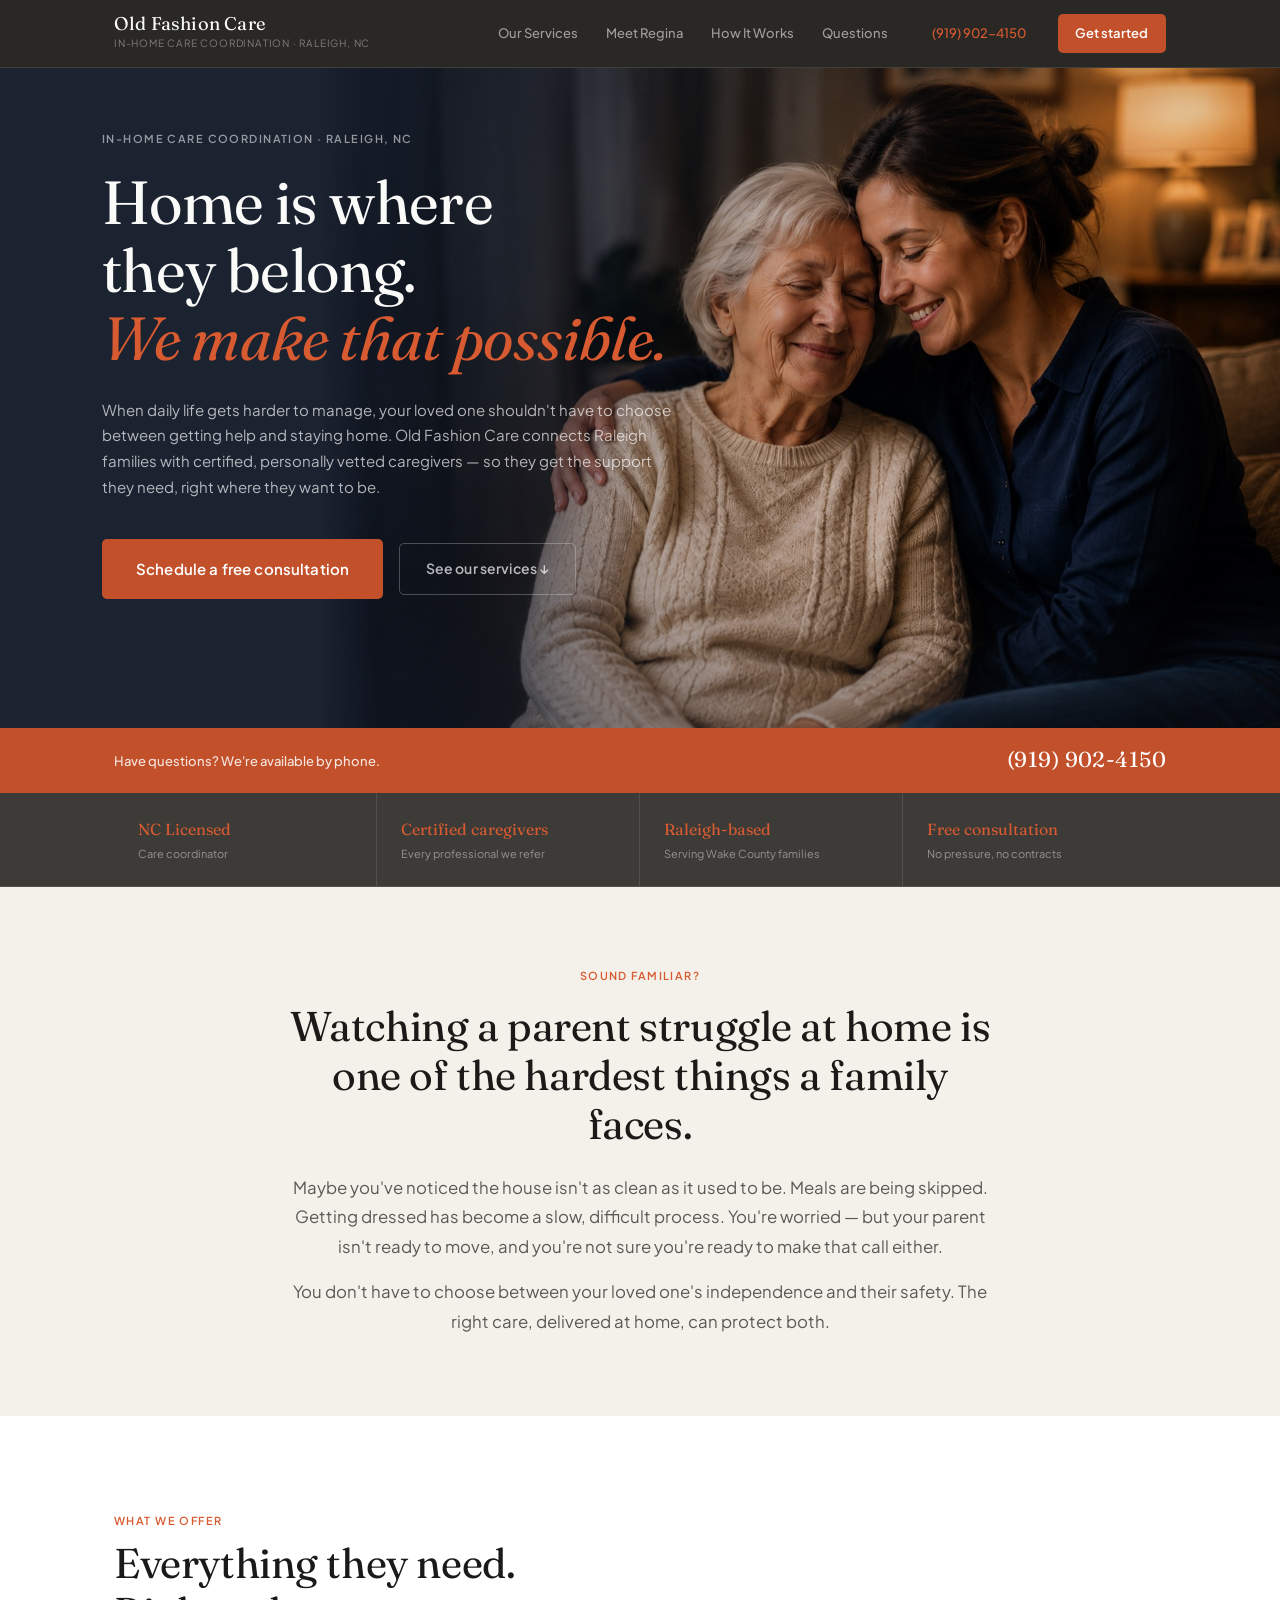
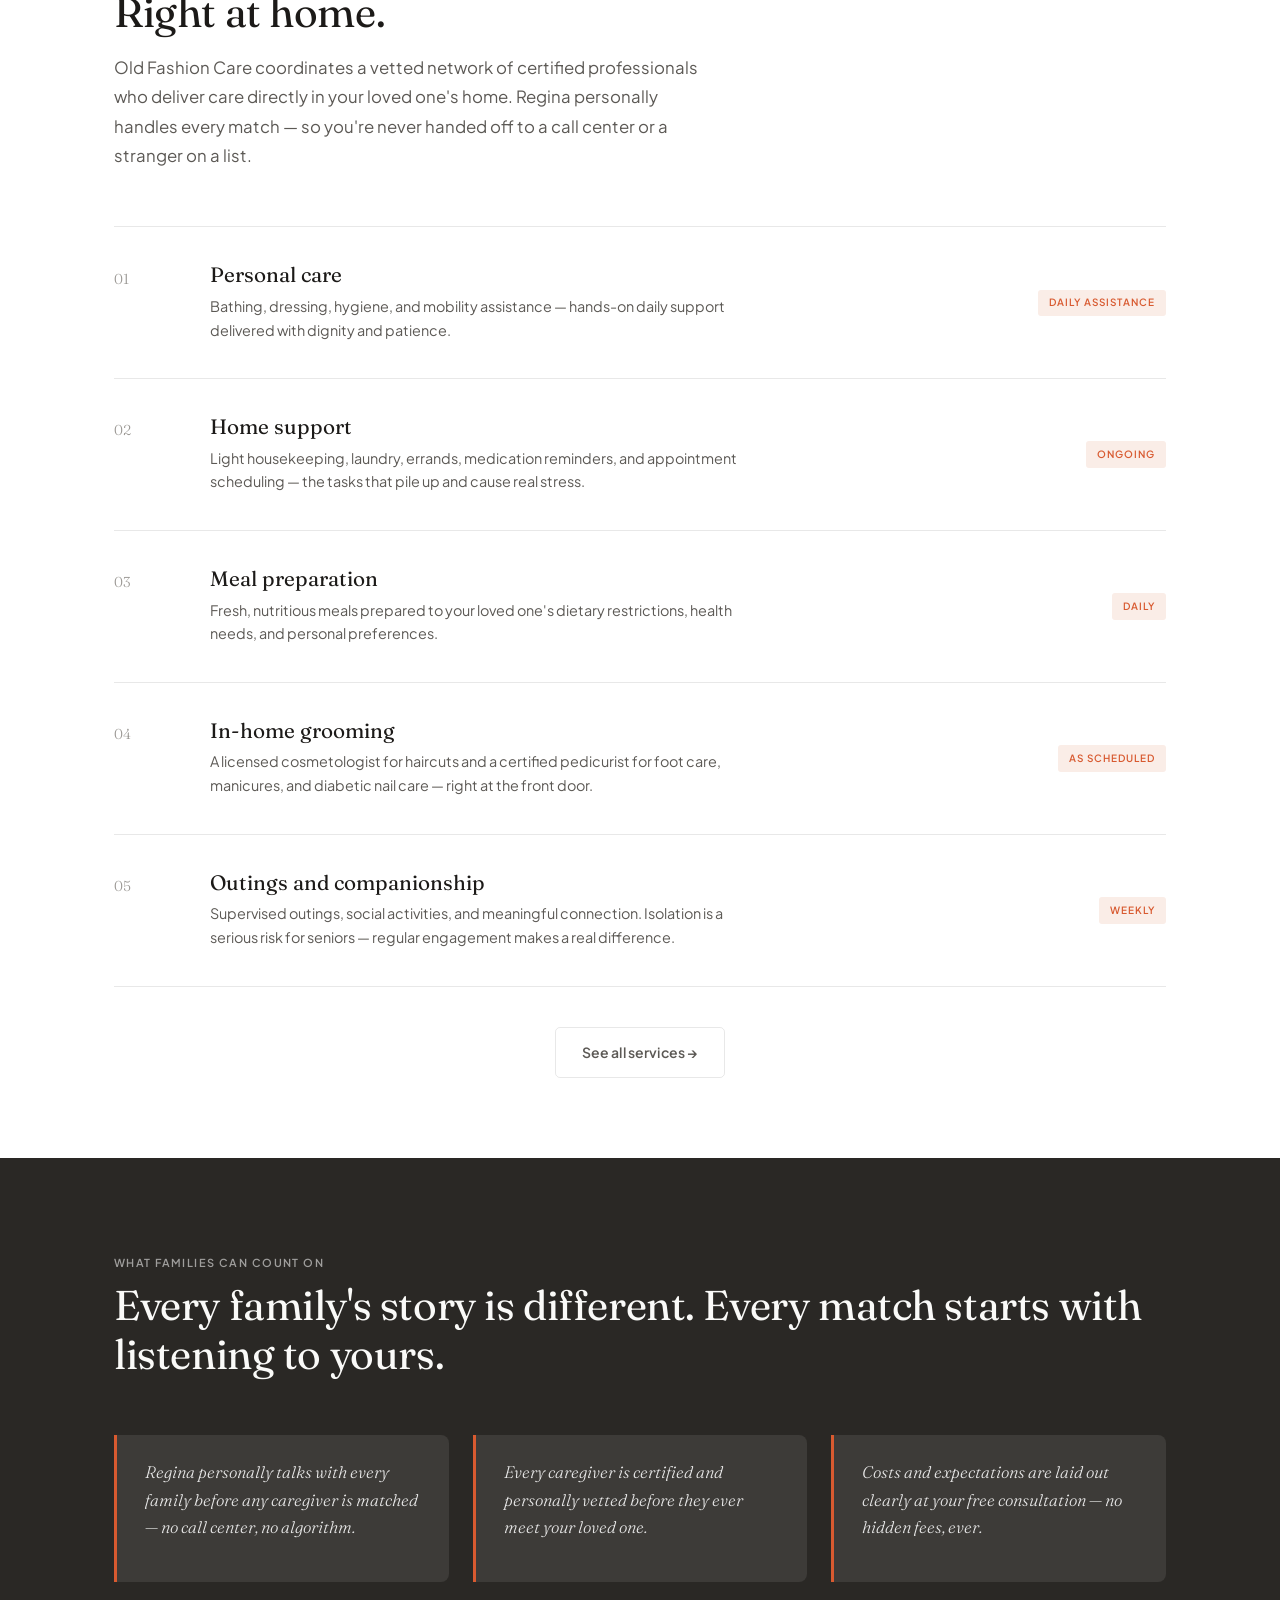
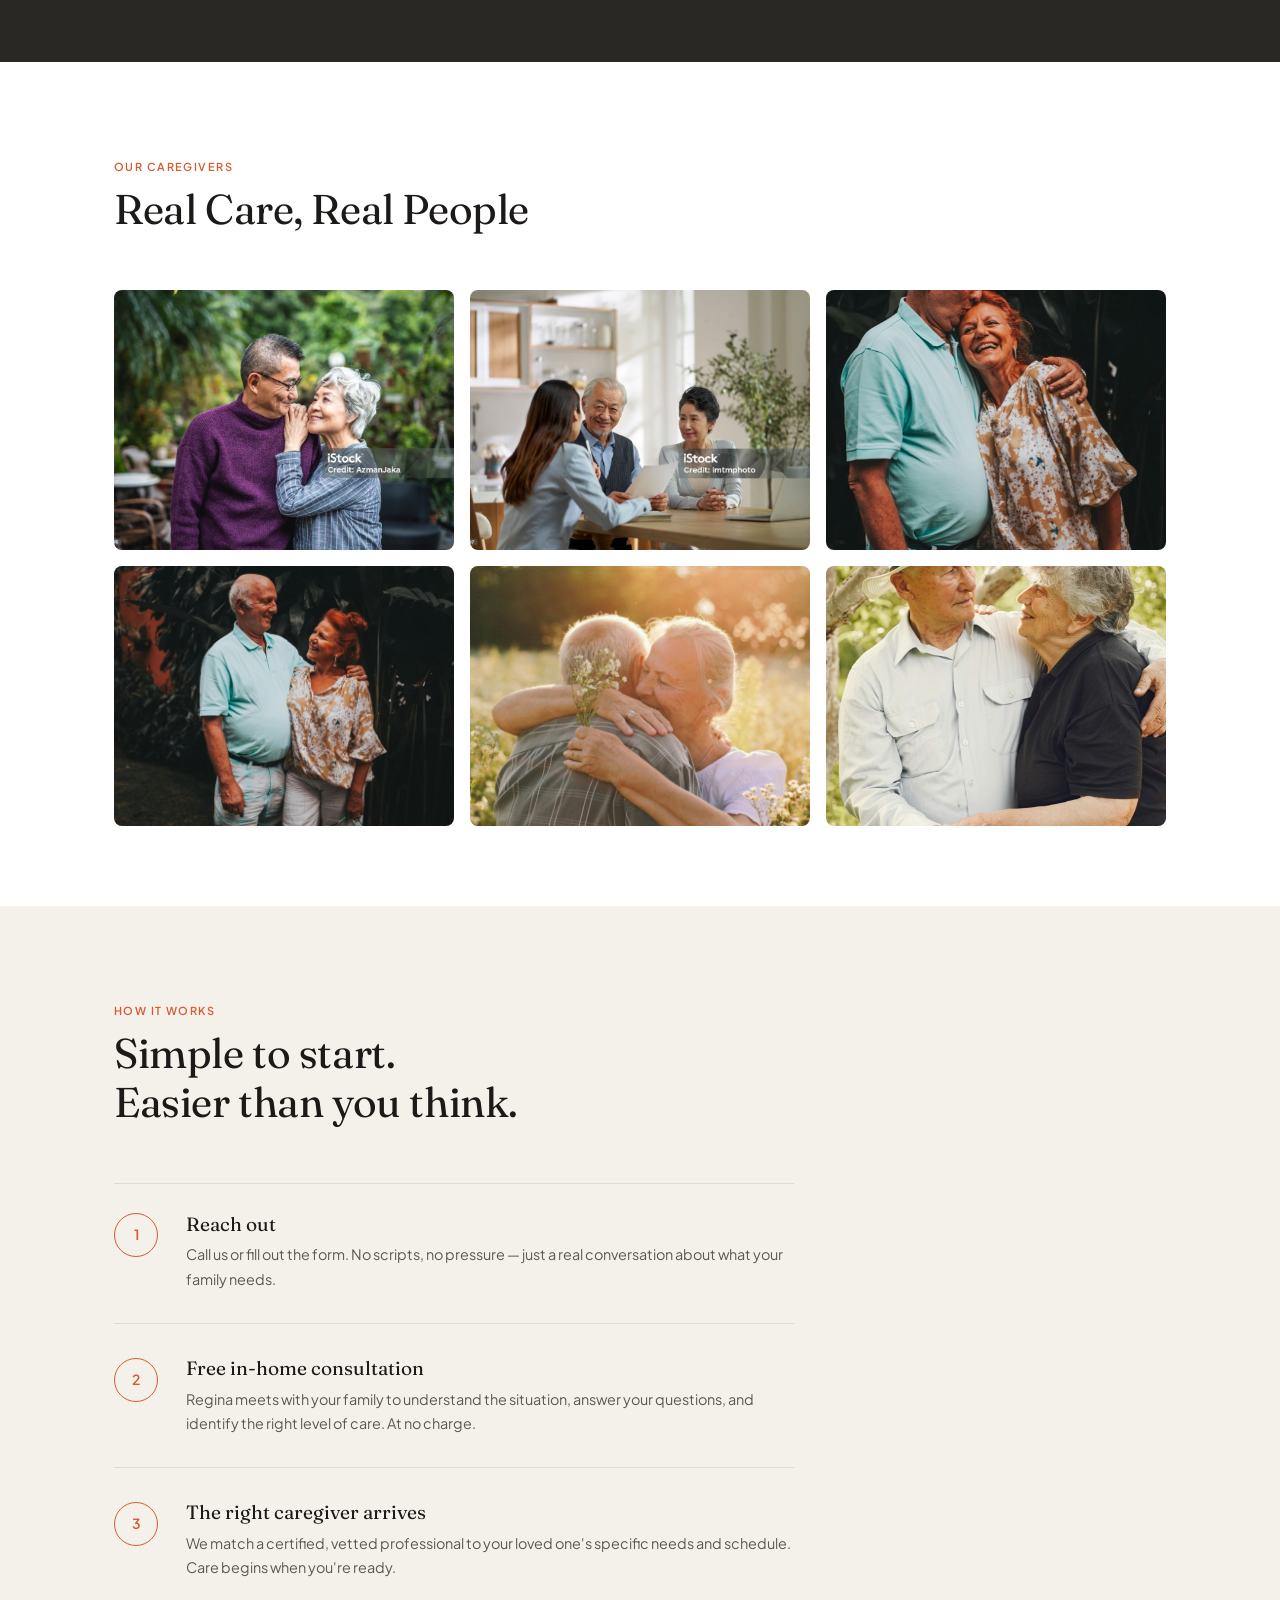
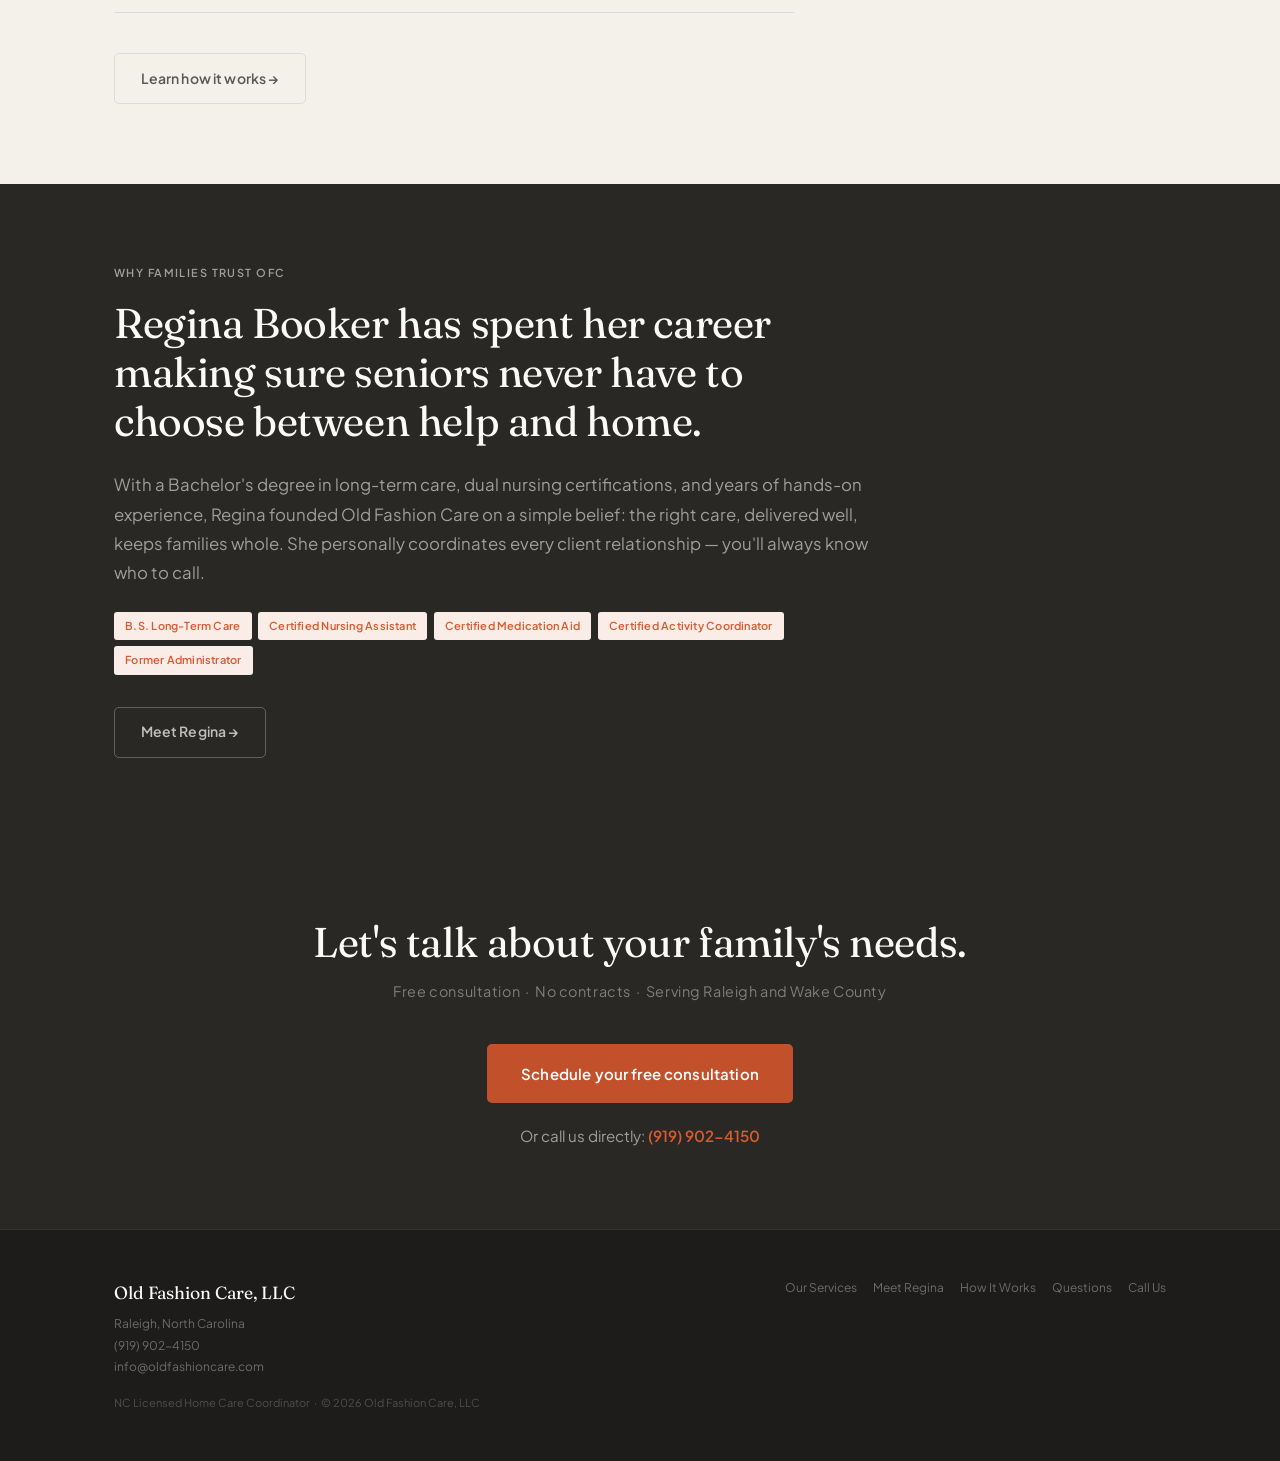
<file: index.html>
<!DOCTYPE html>
<html lang="en">
<head>
  <meta charset="UTF-8">
  <meta name="viewport" content="width=device-width, initial-scale=1.0">
  <title>Home | Old Fashion Care | Raleigh, NC</title>
  <meta name="description" content="Raleigh's trusted in-home care coordinator. Old Fashion Care connects families with certified, vetted caregivers — so your loved one stays home, safe, and comfortable.">
  <meta name="robots" content="index, follow">
  <link rel="canonical" href="https://oldfashioncare.com/">
  <link rel="icon" href="/favicon.svg" type="image/svg+xml">
  <!-- Open Graph -->
  <meta property="og:type"         content="website">
  <meta property="og:site_name"    content="Old Fashion Care">
  <meta property="og:locale"       content="en_US">
  <meta property="og:title"        content="Home | Old Fashion Care | Raleigh, NC">
  <meta property="og:description"  content="Raleigh's trusted in-home care coordinator. Old Fashion Care connects families with certified, vetted caregivers — so your loved one stays home, safe, and comfortable.">
  <meta property="og:url"          content="https://oldfashioncare.com/">
  <meta property="og:image"        content="https://oldfashioncare.com/images/hero-ai.jpg">
  <meta property="og:image:width"  content="1100">
  <meta property="og:image:height" content="934">
  <meta property="og:image:alt"    content="Old Fashion Care — In-home care coordination in Raleigh, NC">
  <!-- Twitter / X Card -->
  <meta name="twitter:card"        content="summary_large_image">
  <meta name="twitter:title"       content="Home | Old Fashion Care | Raleigh, NC">
  <meta name="twitter:description" content="Raleigh's trusted in-home care coordinator. Old Fashion Care connects families with certified, vetted caregivers — so your loved one stays home, safe, and comfortable.">
  <meta name="twitter:image"       content="https://oldfashioncare.com/images/hero-ai.jpg">
  <link rel="stylesheet" href="css/style.css">
  <script type="application/ld+json">
  {
    "@context": "https://schema.org",
    "@type": "LocalBusiness",
    "name": "Old Fashion Care, LLC",
    "description": "In-home care coordination service connecting Raleigh families with certified caregivers.",
    "telephone": "(919) 902-4150",
    "address": {
      "@type": "PostalAddress",
      "addressLocality": "Raleigh",
      "addressRegion": "NC",
      "addressCountry": "US"
    },
    "areaServed": "Wake County, NC",
    "url": "https://oldfashioncare.com"
  }
  </script>
  <script defer data-domain="oldfashioncare.com"
          src="https://plausible.io/js/script.js"></script>
</head>
<body>

  <!-- ======================================================
       NAVIGATION
       ====================================================== -->
  <nav class="nav" aria-label="Main navigation">
    <div class="nav__inner">
      <a href="index.html" class="nav__logo" aria-label="Old Fashion Care home">
        <span class="nav__logo-name">Old Fashion Care</span>
        <span class="nav__logo-sub">In-home care coordination · Raleigh, NC</span>
      </a>
      <div class="nav__links">
        <a href="services.html" class="nav__link">Our Services</a>
        <a href="about.html" class="nav__link">Meet Regina</a>
        <a href="how-it-works.html" class="nav__link">How It Works</a>
        <a href="questions.html" class="nav__link">Questions</a>
      </div>
      <a href="tel:9199024150" class="nav__phone">(919) 902-4150</a>
      <a href="contact.html" class="nav__cta">Get started</a>
      <button class="nav__hamburger" aria-label="Open menu" aria-expanded="false">
        <span></span><span></span><span></span>
      </button>
    </div>
  </nav>

  <!-- Mobile nav -->
  <div class="nav__mobile" role="navigation" aria-label="Mobile navigation">
    <a href="services.html" class="nav__link">Our Services</a>
    <a href="about.html" class="nav__link">Meet Regina</a>
    <a href="how-it-works.html" class="nav__link">How It Works</a>
    <a href="questions.html" class="nav__link">Questions</a>
    <a href="tel:9199024150" class="nav__phone">(919) 902-4150</a>
    <a href="contact.html" class="nav__cta">Get started</a>
  </div>

  <main>

    <!-- ======================================================
         HERO
         ====================================================== -->
    <section class="hero" aria-label="Introduction">
      <div class="container">
        <p class="t-overline t-overline--light hero__eyebrow">In-home care coordination · Raleigh, NC</p>
        <h1 class="h1 hero__headline">
          Home is where<br>
          they belong.<br>
          <em>We make that possible.</em>
        </h1>
        <p class="hero__sub">
          When daily life gets harder to manage, your loved one shouldn't have to choose between getting help and staying home. Old Fashion Care connects Raleigh families with certified, personally vetted caregivers — so they get the support they need, right where they want to be.
        </p>
        <div class="hero__actions">
          <a href="contact.html" class="btn btn--coral btn--lg">Schedule a free consultation</a>
          <a href="services.html" class="btn btn--ghost-light">See our services ↓</a>
        </div>
      </div>
    </section>

    <!-- ======================================================
         PHONE STRIP
         ====================================================== -->
    <div class="phone-strip section--coral">
      <div class="container phone-strip__inner">
        <span class="phone-strip__text">Have questions? We're available by phone.</span>
        <span class="phone-strip__num"><a href="tel:9199024150">(919) 902-4150</a></span>
      </div>
    </div>

    <!-- ======================================================
         TRUST BAR
         ====================================================== -->
    <div class="trust-bar" aria-label="Credentials">
      <div class="container">
        <div class="trust-bar__grid">
          <div class="trust-bar__item">
            <span class="trust-bar__value">NC Licensed</span>
            <span class="trust-bar__label">Care coordinator</span>
          </div>
          <div class="trust-bar__item">
            <span class="trust-bar__value">Certified caregivers</span>
            <span class="trust-bar__label">Every professional we refer</span>
          </div>
          <div class="trust-bar__item">
            <span class="trust-bar__value">Raleigh-based</span>
            <span class="trust-bar__label">Serving Wake County families</span>
          </div>
          <div class="trust-bar__item">
            <span class="trust-bar__value">Free consultation</span>
            <span class="trust-bar__label">No pressure, no contracts</span>
          </div>
        </div>
      </div>
    </div>

    <!-- ======================================================
         PROBLEM / AGITATION
         ====================================================== -->
    <section class="section section--cream reveal" aria-label="Why families reach out">
      <div class="container" style="max-width: 760px; text-align: center;">
        <p class="t-overline" style="margin-bottom:1rem;">Sound familiar?</p>
        <h2 class="h2" style="margin-bottom: 1.5rem;">Watching a parent struggle at home is one of the hardest things a family faces.</h2>
        <p class="t-body-lg">
          Maybe you've noticed the house isn't as clean as it used to be. Meals are being skipped. Getting dressed has become a slow, difficult process. You're worried — but your parent isn't ready to move, and you're not sure you're ready to make that call either.
        </p>
        <p class="t-body-lg" style="margin-top: 1rem;">
          You don't have to choose between your loved one's independence and their safety. The right care, delivered at home, can protect both.
        </p>
      </div>
    </section>

    <!-- ======================================================
         SERVICES PREVIEW
         ====================================================== -->
    <section class="section section--white" aria-label="Services overview">
      <div class="container">
        <div class="section-header reveal">
          <p class="t-overline">What we offer</p>
          <h2 class="h2">Everything they need.<br>Right at home.</h2>
          <p class="t-body-lg" style="margin-top: 1rem; max-width: 600px;">Old Fashion Care coordinates a vetted network of certified professionals who deliver care directly in your loved one's home. Regina personally handles every match — so you're never handed off to a call center or a stranger on a list.</p>
        </div>

        <div class="services-list" role="list">
          <div class="service-item reveal" role="listitem">
            <span class="service-item__num">01</span>
            <div class="service-item__body">
              <h3 class="service-item__name">Personal care</h3>
              <p class="service-item__desc">Bathing, dressing, hygiene, and mobility assistance — hands-on daily support delivered with dignity and patience.</p>
            </div>
            <span class="service-item__tag">Daily assistance</span>
          </div>
          <div class="service-item reveal" role="listitem">
            <span class="service-item__num">02</span>
            <div class="service-item__body">
              <h3 class="service-item__name">Home support</h3>
              <p class="service-item__desc">Light housekeeping, laundry, errands, medication reminders, and appointment scheduling — the tasks that pile up and cause real stress.</p>
            </div>
            <span class="service-item__tag">Ongoing</span>
          </div>
          <div class="service-item reveal" role="listitem">
            <span class="service-item__num">03</span>
            <div class="service-item__body">
              <h3 class="service-item__name">Meal preparation</h3>
              <p class="service-item__desc">Fresh, nutritious meals prepared to your loved one's dietary restrictions, health needs, and personal preferences.</p>
            </div>
            <span class="service-item__tag">Daily</span>
          </div>
          <div class="service-item reveal" role="listitem">
            <span class="service-item__num">04</span>
            <div class="service-item__body">
              <h3 class="service-item__name">In-home grooming</h3>
              <p class="service-item__desc">A licensed cosmetologist for haircuts and a certified pedicurist for foot care, manicures, and diabetic nail care — right at the front door.</p>
            </div>
            <span class="service-item__tag">As scheduled</span>
          </div>
          <div class="service-item reveal" role="listitem">
            <span class="service-item__num">05</span>
            <div class="service-item__body">
              <h3 class="service-item__name">Outings and companionship</h3>
              <p class="service-item__desc">Supervised outings, social activities, and meaningful connection. Isolation is a serious risk for seniors — regular engagement makes a real difference.</p>
            </div>
            <span class="service-item__tag">Weekly</span>
          </div>
        </div>

        <div style="margin-top: 2.5rem; text-align: center;">
          <a href="services.html" class="btn btn--ghost-dark">See all services &rarr;</a>
        </div>
      </div>
    </section>

    <!-- ======================================================
         TRUST / APPROACH
         ====================================================== -->
    <section class="section section--dark" aria-label="Our approach to care">
      <div class="container">
        <div class="section-header reveal">
          <p class="t-overline t-overline--light">What families can count on</p>
          <h2 class="h2" style="color: var(--warm-white);">Every family's story is different. Every match starts with listening to yours.</h2>
        </div>
        <div class="testimonials-grid">
          <div class="testimonial testimonial--dark reveal">
            <p class="testimonial__quote">Regina personally talks with every family before any caregiver is matched — no call center, no algorithm.</p>
          </div>
          <div class="testimonial testimonial--dark reveal">
            <p class="testimonial__quote">Every caregiver is certified and personally vetted before they ever meet your loved one.</p>
          </div>
          <div class="testimonial testimonial--dark reveal">
            <p class="testimonial__quote">Costs and expectations are laid out clearly at your free consultation — no hidden fees, ever.</p>
          </div>
        </div>
      </div>
    </section>

    <!-- ======================================================
         PHOTO SOCIAL PROOF
         ====================================================== -->
    <section class="section section--white photos-section" aria-label="Our caregivers">
      <div class="container">
        <div class="section-header reveal">
          <p class="t-overline">Our Caregivers</p>
          <h2 class="h2">Real Care, Real People</h2>
        </div>
        <div class="photos-grid">
          <img src="images/care-01.jpg" alt="Caregiver assisting an elderly client" loading="lazy" class="reveal" />
          <img src="images/care-02.jpg" alt="Home care services in action" loading="lazy" class="reveal" />
          <img src="images/care-03.jpg" alt="Compassionate caregiver with senior" loading="lazy" class="reveal" />
          <img src="images/care-04.jpg" alt="Personal care support for elderly" loading="lazy" class="reveal" />
          <img src="images/care-05.jpg" alt="Caregiver and senior enjoying time together" loading="lazy" class="reveal" />
          <img src="images/care-06.jpg" alt="Professional home care services" loading="lazy" class="reveal" />
        </div>
      </div>
    </section>

    <!-- ======================================================
         HOW IT WORKS PREVIEW
         ====================================================== -->
    <section class="section section--cream" aria-label="How to get started">
      <div class="container">
        <div class="section-header reveal">
          <p class="t-overline">How it works</p>
          <h2 class="h2">Simple to start.<br>Easier than you think.</h2>
        </div>
        <div class="steps" style="max-width: 680px;">
          <div class="step">
            <div class="step__circle" aria-hidden="true">1</div>
            <div>
              <h3 class="step__title">Reach out</h3>
              <p class="step__body">Call us or fill out the form. No scripts, no pressure — just a real conversation about what your family needs.</p>
            </div>
          </div>
          <div class="step">
            <div class="step__circle" aria-hidden="true">2</div>
            <div>
              <h3 class="step__title">Free in-home consultation</h3>
              <p class="step__body">Regina meets with your family to understand the situation, answer your questions, and identify the right level of care. At no charge.</p>
            </div>
          </div>
          <div class="step">
            <div class="step__circle" aria-hidden="true">3</div>
            <div>
              <h3 class="step__title">The right caregiver arrives</h3>
              <p class="step__body">We match a certified, vetted professional to your loved one's specific needs and schedule. Care begins when you're ready.</p>
            </div>
          </div>
        </div>
        <div style="margin-top: 2.5rem;">
          <a href="how-it-works.html" class="btn btn--ghost-dark">Learn how it works &rarr;</a>
        </div>
      </div>
    </section>

    <!-- ======================================================
         FOUNDER STRIP
         ====================================================== -->
    <section class="section section--dark" aria-label="About Regina Booker">
      <div class="container">
        <div style="max-width: 760px;">
          <p class="t-overline t-overline--light reveal" style="margin-bottom: 1rem;">Why families trust OFC</p>
          <h2 class="h2 reveal" style="color: var(--warm-white); margin-bottom: 1.5rem;">
            Regina Booker has spent her career making sure seniors never have to choose between help and home.
          </h2>
          <p class="t-body-lg reveal" style="color: rgba(255,255,255,0.55); margin-bottom: 1.5rem;">
            With a Bachelor's degree in long-term care, dual nursing certifications, and years of hands-on experience, Regina founded Old Fashion Care on a simple belief: the right care, delivered well, keeps families whole. She personally coordinates every client relationship — you'll always know who to call.
          </p>
          <div class="founder-creds reveal" style="margin-bottom: 2rem;">
            <span class="cred-chip">B.S. Long-Term Care</span>
            <span class="cred-chip">Certified Nursing Assistant</span>
            <span class="cred-chip">Certified Medication Aid</span>
            <span class="cred-chip">Certified Activity Coordinator</span>
            <span class="cred-chip">Former Administrator</span>
          </div>
          <a href="about.html" class="btn btn--ghost-light reveal">Meet Regina &rarr;</a>
        </div>
      </div>
    </section>

    <!-- ======================================================
         FOOTER CTA
         ====================================================== -->
    <section class="footer-cta" aria-label="Call to action">
      <div class="container">
        <h2 class="h2 footer-cta__headline reveal">Let's talk about your family's needs.</h2>
        <p class="footer-cta__sub reveal">Free consultation &nbsp;·&nbsp; No contracts &nbsp;·&nbsp; Serving Raleigh and Wake County</p>
        <div class="footer-cta__actions reveal">
          <a href="contact.html" class="btn btn--coral btn--lg">Schedule your free consultation</a>
        </div>
        <p class="footer-cta__phone reveal" style="margin-top: 1.25rem;">Or call us directly: <a href="tel:9199024150">(919) 902-4150</a></p>
      </div>
    </section>

  </main>

  <!-- ======================================================
       FOOTER
       ====================================================== -->
  <footer class="footer" aria-label="Site footer">
    <div class="container">
      <div class="footer__inner">
        <div>
          <p class="footer__brand-name">Old Fashion Care, LLC</p>
          <p class="footer__brand-address">
            Raleigh, North Carolina<br>
            (919) 902-4150<br>
            info@oldfashioncare.com
          </p>
          <p class="footer__brand-legal">NC Licensed Home Care Coordinator &nbsp;·&nbsp; &copy; 2026 Old Fashion Care, LLC</p>
        </div>
        <nav class="footer__nav" aria-label="Footer navigation">
          <a href="services.html">Our Services</a>
          <a href="about.html">Meet Regina</a>
          <a href="how-it-works.html">How It Works</a>
          <a href="questions.html">Questions</a>
          <a href="contact.html">Call Us</a>
        </nav>
      </div>
    </div>
  </footer>

  <script src="js/main.js"></script>
</body>
</html>
</file>
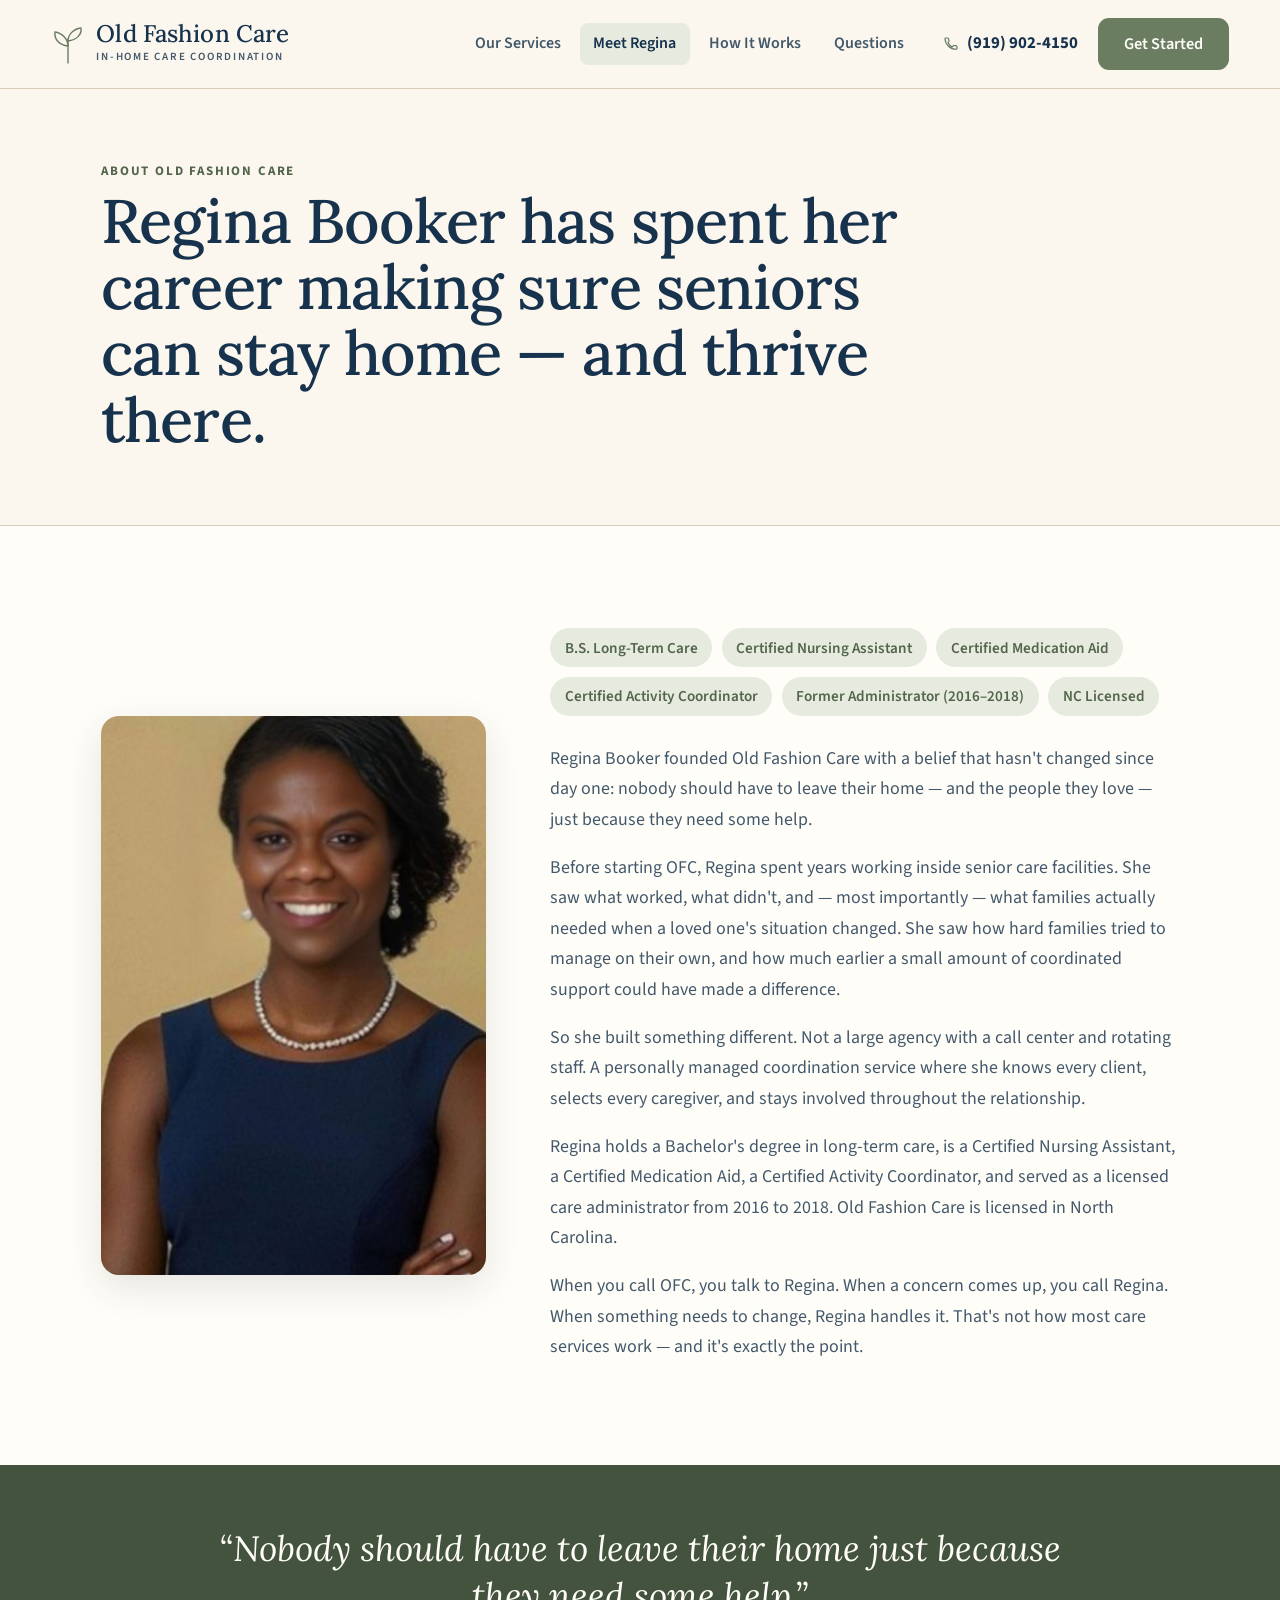
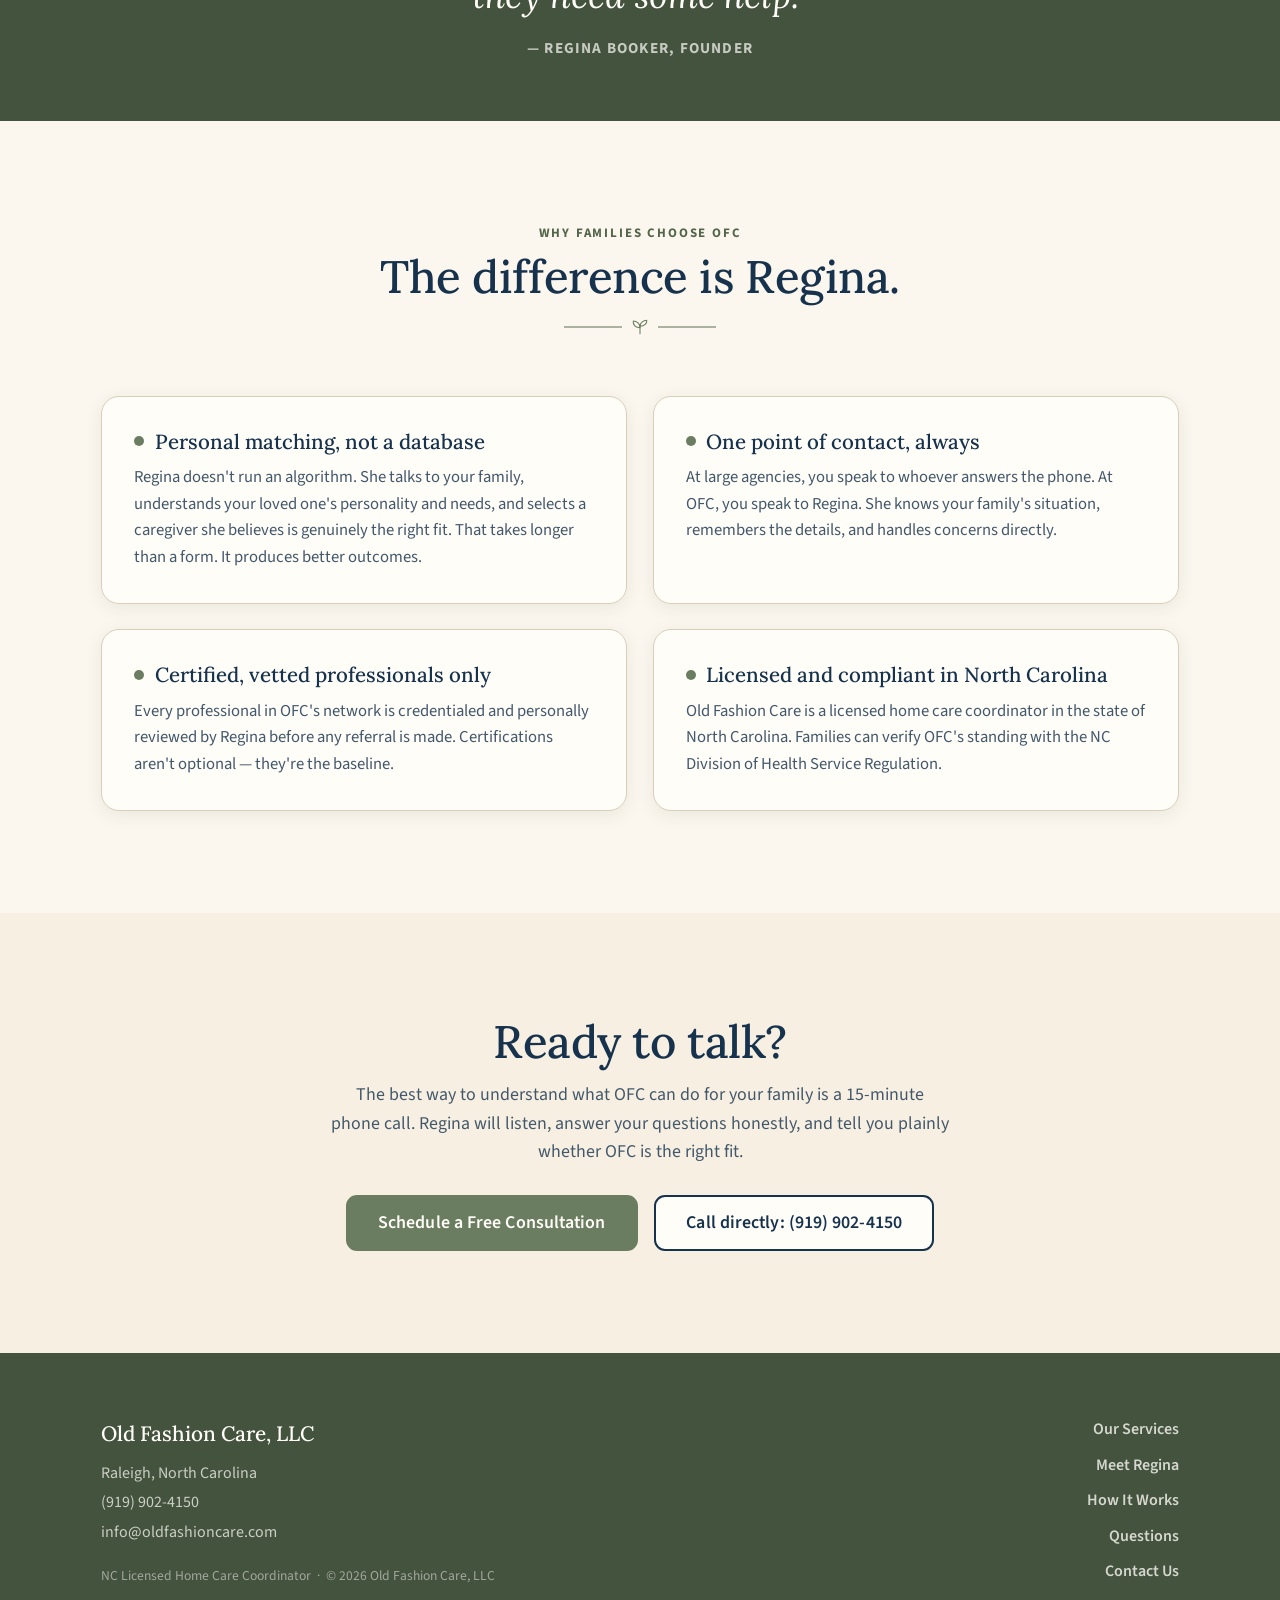
<file: about.html>
<!DOCTYPE html>
<html lang="en">
<head>
  <meta charset="UTF-8">
  <meta name="viewport" content="width=device-width, initial-scale=1.0">
  <title>Meet Regina | Old Fashion Care | Raleigh, NC</title>
  <meta name="description" content="Regina Booker founded Old Fashion Care on the belief that seniors deserve professional care without leaving home. Meet the person behind every OFC care match.">
  <meta name="robots" content="index, follow">
  <link rel="canonical" href="https://oldfashioncare.com/about.html">
  <link rel="icon" href="/favicon.svg" type="image/svg+xml">
  <!-- Open Graph -->
  <meta property="og:type"         content="website">
  <meta property="og:site_name"    content="Old Fashion Care">
  <meta property="og:locale"       content="en_US">
  <meta property="og:title"        content="Meet Regina | Old Fashion Care | Raleigh, NC">
  <meta property="og:description"  content="Regina Booker founded Old Fashion Care on the belief that seniors deserve professional care without leaving home. Meet the person behind every OFC care match.">
  <meta property="og:url"          content="https://oldfashioncare.com/about.html">
  <meta property="og:image"        content="https://oldfashioncare.com/images/hero-ai.jpg">
  <meta property="og:image:width"  content="1100">
  <meta property="og:image:height" content="934">
  <meta property="og:image:alt"    content="Old Fashion Care — In-home care coordination in Raleigh, NC">
  <!-- Twitter / X Card -->
  <meta name="twitter:card"        content="summary_large_image">
  <meta name="twitter:title"       content="Meet Regina | Old Fashion Care | Raleigh, NC">
  <meta name="twitter:description" content="Regina Booker founded Old Fashion Care on the belief that seniors deserve professional care without leaving home. Meet the person behind every OFC care match.">
  <meta name="twitter:image"       content="https://oldfashioncare.com/images/hero-ai.jpg">
  <link rel="preconnect" href="https://fonts.googleapis.com">
  <link rel="preconnect" href="https://fonts.gstatic.com" crossorigin>
  <link rel="stylesheet" href="https://fonts.googleapis.com/css2?family=Lora:ital,wght@0,400;0,500;0,600;1,400;1,500&family=Source+Sans+3:wght@400;500;600;700&display=swap">
  <link rel="stylesheet" href="css/editorial-sage.css">
  <script type="application/ld+json">
  {
    "@context": "https://schema.org",
    "@type": "Person",
    "name": "Regina Booker",
    "jobTitle": "Founder",
    "worksFor": { "@type": "Organization", "name": "Old Fashion Care, LLC" },
    "address": { "@type": "PostalAddress", "addressLocality": "Raleigh", "addressRegion": "NC" }
  }
  </script>
  <script defer data-domain="oldfashioncare.com"
          src="https://plausible.io/js/script.js"></script>
</head>
<body>

  <a class="es-skip-link" href="#main-content">Skip to main content</a>

  <header class="es-header">
    <div class="es-header__inner">
      <a class="es-brand" href="index.html" aria-label="Old Fashion Care home">
        <svg class="es-brand__leaf" viewBox="0 0 34 40" fill="none" stroke="currentColor" stroke-width="1.4" stroke-linecap="round" stroke-linejoin="round" aria-hidden="true" focusable="false"><path d="M17 39V15"/><path d="M17 22C17 15 11 9 4 8c-1 7 4 13 13 14Z"/><path d="M17 17C17 11 22 5 30 4c1 6-4 12-13 13Z"/></svg>
        <span class="es-brand__text">
          <span class="es-brand__name">Old Fashion Care</span>
          <span class="es-brand__sub">In-home Care Coordination</span>
        </span>
      </a>
      <nav class="es-nav" aria-label="Main navigation">
        <a href="services.html" class="nav__link">Our Services</a>
        <a href="about.html" class="nav__link">Meet Regina</a>
        <a href="how-it-works.html" class="nav__link">How It Works</a>
        <a href="questions.html" class="nav__link">Questions</a>
      </nav>
      <div class="es-header__actions">
        <a href="tel:9199024150" class="es-phone">
          <svg viewBox="0 0 24 24" fill="none" stroke="currentColor" stroke-width="1.6" stroke-linecap="round" stroke-linejoin="round" aria-hidden="true" focusable="false"><path d="M4 5c0-.6.4-1 1-1h2.6c.5 0 .9.3 1 .8l.8 3c.1.4-.1.8-.4 1L8 10.4a13 13 0 0 0 5.6 5.6l1.6-1.9c.3-.3.7-.4 1-.3l3 .8c.5.1.8.5.8 1V18c0 .6-.4 1-1 1A15 15 0 0 1 4 5Z"/></svg>
          <span>(919) 902-4150</span>
        </a>
        <a href="contact.html" class="es-header__cta">Get Started</a>
      </div>
      <button class="es-menu-toggle js-menu-toggle" aria-label="Open menu" aria-expanded="false" aria-controls="es-mobile-nav">
        <span></span><span></span><span></span>
      </button>
    </div>
    <div class="es-mobile-nav" id="es-mobile-nav" role="navigation" aria-label="Mobile navigation">
      <a href="services.html" class="nav__link">Our Services</a>
      <a href="about.html" class="nav__link">Meet Regina</a>
      <a href="how-it-works.html" class="nav__link">How It Works</a>
      <a href="questions.html" class="nav__link">Questions</a>
      <a href="tel:9199024150" class="es-phone">
        <svg viewBox="0 0 24 24" fill="none" stroke="currentColor" stroke-width="1.6" stroke-linecap="round" stroke-linejoin="round" aria-hidden="true" focusable="false"><path d="M4 5c0-.6.4-1 1-1h2.6c.5 0 .9.3 1 .8l.8 3c.1.4-.1.8-.4 1L8 10.4a13 13 0 0 0 5.6 5.6l1.6-1.9c.3-.3.7-.4 1-.3l3 .8c.5.1.8.5.8 1V18c0 .6-.4 1-1 1A15 15 0 0 1 4 5Z"/></svg>
        <span>(919) 902-4150</span>
      </a>
      <a href="contact.html" class="es-header__cta">Get Started</a>
    </div>
  </header>

  <main id="main-content">

    <!-- Page Hero -->
    <section class="es-page-hero" aria-label="About Old Fashion Care">
      <div class="es-page-hero__inner">
        <p class="es-overline">About Old Fashion Care</p>
        <h1 class="es-page-hero__title">Regina Booker has spent her career making sure seniors can stay home — and thrive there.</h1>
      </div>
    </section>

    <!-- Founder Block -->
    <section class="es-founder es-section es-section--warm" aria-label="About Regina Booker">
      <div class="es-founder__inner">
        <img class="es-founder__photo reveal" src="images/regina.jpg" alt="Regina Booker, founder of Old Fashion Care" width="600" height="750" loading="lazy">
        <div class="es-founder__body reveal">
          <div class="es-chips">
            <span class="es-chip">B.S. Long-Term Care</span>
            <span class="es-chip">Certified Nursing Assistant</span>
            <span class="es-chip">Certified Medication Aid</span>
            <span class="es-chip">Certified Activity Coordinator</span>
            <span class="es-chip">Former Administrator (2016–2018)</span>
            <span class="es-chip">NC Licensed</span>
          </div>
          <div class="es-prose">
            <p>Regina Booker founded Old Fashion Care with a belief that hasn't changed since day one: nobody should have to leave their home — and the people they love — just because they need some help.</p>
            <p>Before starting OFC, Regina spent years working inside senior care facilities. She saw what worked, what didn't, and — most importantly — what families actually needed when a loved one's situation changed. She saw how hard families tried to manage on their own, and how much earlier a small amount of coordinated support could have made a difference.</p>
            <p>So she built something different. Not a large agency with a call center and rotating staff. A personally managed coordination service where she knows every client, selects every caregiver, and stays involved throughout the relationship.</p>
            <p>Regina holds a Bachelor's degree in long-term care, is a Certified Nursing Assistant, a Certified Medication Aid, a Certified Activity Coordinator, and served as a licensed care administrator from 2016 to 2018. Old Fashion Care is licensed in North Carolina.</p>
            <p>When you call OFC, you talk to Regina. When a concern comes up, you call Regina. When something needs to change, Regina handles it. That's not how most care services work — and it's exactly the point.</p>
          </div>
        </div>
      </div>
    </section>

    <!-- Pull Quote -->
    <section class="es-quote-band" aria-label="A word from Regina">
      <div class="es-quote reveal">
        <p class="es-quote__text">&ldquo;Nobody should have to leave their home just because they need some help.&rdquo;</p>
        <p class="es-quote__attr">— Regina Booker, Founder</p>
      </div>
    </section>

    <!-- What Makes OFC Different -->
    <section class="es-section es-section--cream" aria-label="What makes OFC different">
      <div class="es-container">
        <div class="es-section-head reveal">
          <p class="es-overline">Why families choose OFC</p>
          <h2 class="es-h2">The difference is Regina.</h2>
          <span class="es-divider es-divider--center" aria-hidden="true">
            <svg viewBox="0 0 24 24" fill="none" stroke="currentColor" stroke-width="1.4" stroke-linecap="round" stroke-linejoin="round"><path d="M12 21V9"/><path d="M12 13C12 8 8 4 3 4c-.6 5 3 9 9 9Z"/><path d="M12 11C12 7 16 3 21 3c.6 4-3 8-9 8Z"/></svg>
          </span>
        </div>
        <div class="es-values reveal">
          <div class="es-value">
            <h3 class="es-value__title">Personal matching, not a database</h3>
            <p class="es-value__body">Regina doesn't run an algorithm. She talks to your family, understands your loved one's personality and needs, and selects a caregiver she believes is genuinely the right fit. That takes longer than a form. It produces better outcomes.</p>
          </div>
          <div class="es-value">
            <h3 class="es-value__title">One point of contact, always</h3>
            <p class="es-value__body">At large agencies, you speak to whoever answers the phone. At OFC, you speak to Regina. She knows your family's situation, remembers the details, and handles concerns directly.</p>
          </div>
          <div class="es-value">
            <h3 class="es-value__title">Certified, vetted professionals only</h3>
            <p class="es-value__body">Every professional in OFC's network is credentialed and personally reviewed by Regina before any referral is made. Certifications aren't optional — they're the baseline.</p>
          </div>
          <div class="es-value">
            <h3 class="es-value__title">Licensed and compliant in North Carolina</h3>
            <p class="es-value__body">Old Fashion Care is a licensed home care coordinator in the state of North Carolina. Families can verify OFC's standing with the NC Division of Health Service Regulation.</p>
          </div>
        </div>
      </div>
    </section>

    <!-- About CTA -->
    <section class="es-cta es-section" aria-label="Contact Regina">
      <div class="es-cta__inner reveal">
        <h2 class="es-h2 es-cta__title">Ready to talk?</h2>
        <p class="es-cta__sub">The best way to understand what OFC can do for your family is a 15-minute phone call. Regina will listen, answer your questions honestly, and tell you plainly whether OFC is the right fit.</p>
        <div class="es-cta__actions">
          <a href="contact.html" class="es-btn es-btn--primary es-btn--lg">Schedule a Free Consultation</a>
          <a href="tel:9199024150" class="es-btn es-btn--outline es-btn--lg">Call directly: (919) 902-4150</a>
        </div>
      </div>
    </section>

  </main>

  <footer class="es-footer" aria-label="Site footer">
    <div class="es-footer__inner">
      <div>
        <p class="es-footer__brand-name">Old Fashion Care, LLC</p>
        <p class="es-footer__address">
          Raleigh, North Carolina<br>
          <a href="tel:9199024150">(919) 902-4150</a><br>
          <a href="mailto:info@oldfashioncare.com">info@oldfashioncare.com</a>
        </p>
        <p class="es-footer__legal">NC Licensed Home Care Coordinator &nbsp;·&nbsp; &copy; 2026 Old Fashion Care, LLC</p>
      </div>
      <nav class="es-footer__nav" aria-label="Footer navigation">
        <a href="services.html">Our Services</a>
        <a href="about.html">Meet Regina</a>
        <a href="how-it-works.html">How It Works</a>
        <a href="questions.html">Questions</a>
        <a href="contact.html">Contact Us</a>
      </nav>
    </div>
  </footer>

  <script src="js/main.js"></script>
</body>
</html>
</file>
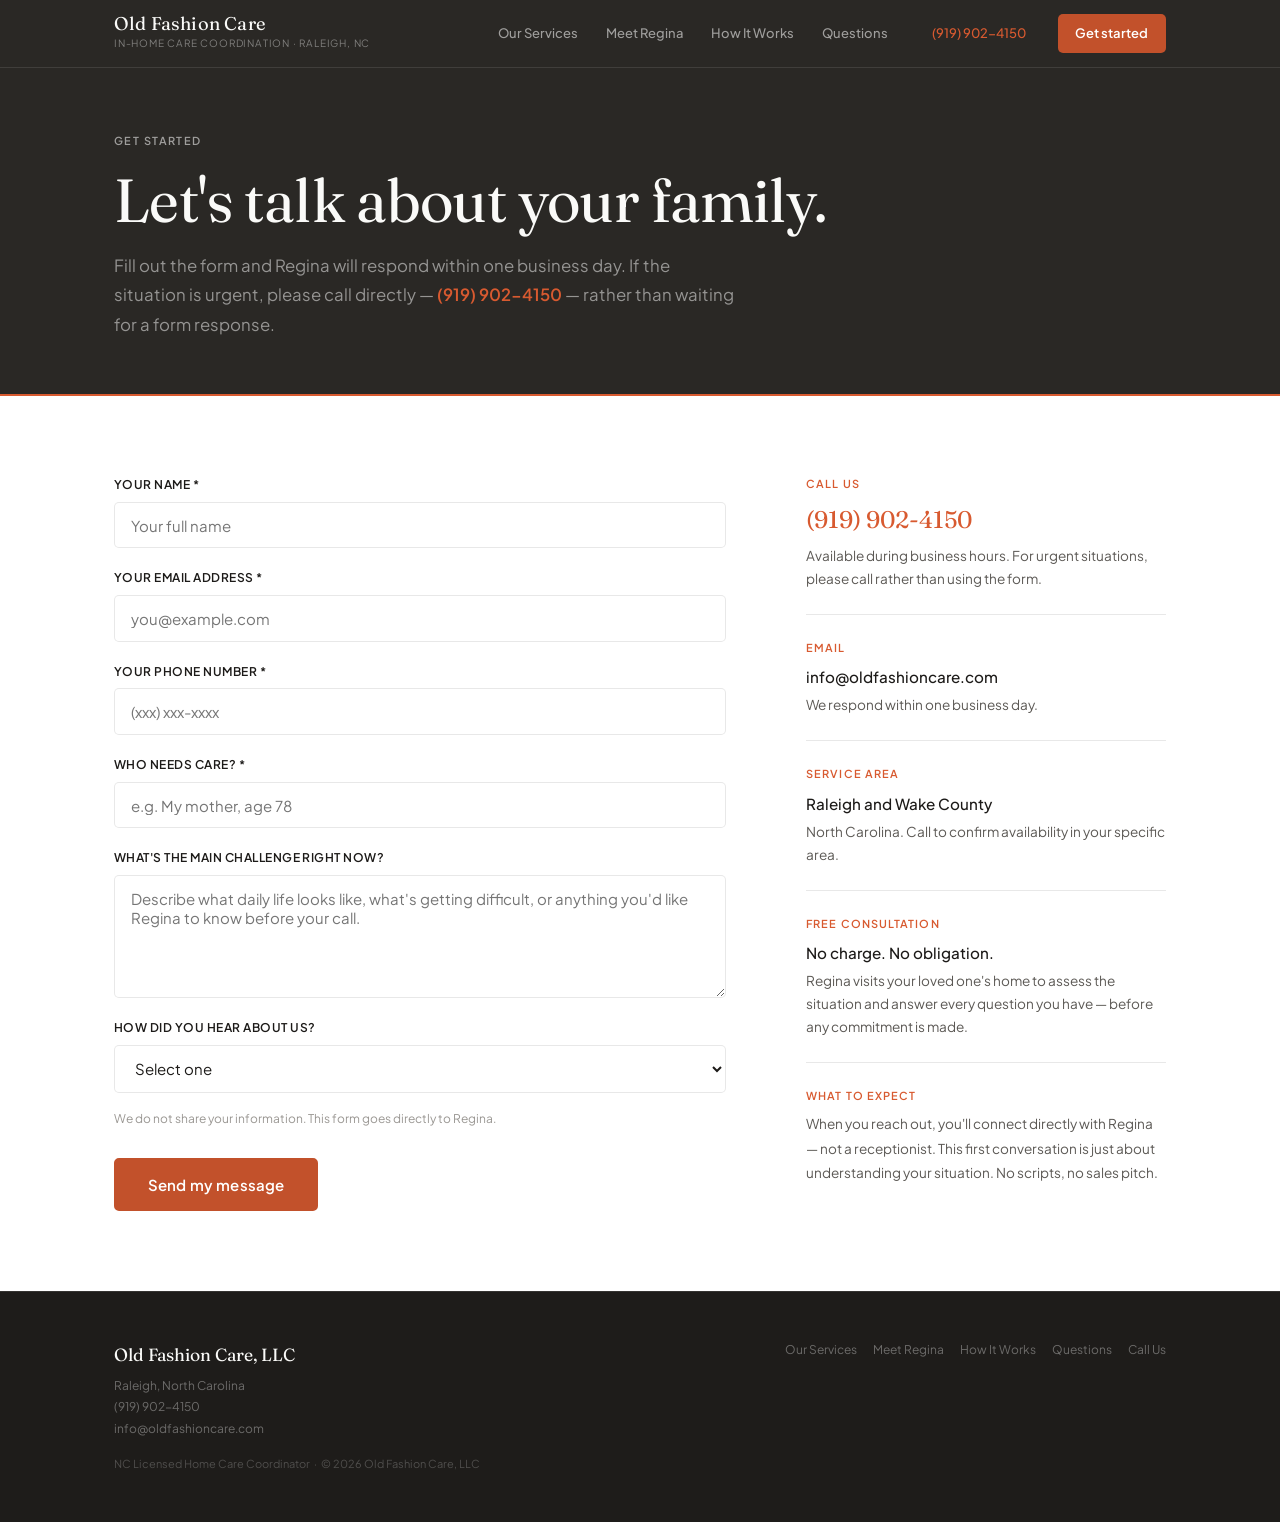
<file: contact.html>
<!DOCTYPE html>
<html lang="en">
<head>
  <meta charset="UTF-8">
  <meta name="viewport" content="width=device-width, initial-scale=1.0">
  <title>Get Started | Old Fashion Care | Raleigh, NC</title>
  <meta name="description" content="Contact Old Fashion Care in Raleigh, NC. Call (919) 902-4150 or fill out the form to schedule your free in-home consultation. Regina will respond within one business day.">
  <meta name="robots" content="index, follow">
  <link rel="canonical" href="https://oldfashioncare.com/contact.html">
  <link rel="icon" href="/favicon.svg" type="image/svg+xml">
  <!-- Open Graph -->
  <meta property="og:type"         content="website">
  <meta property="og:site_name"    content="Old Fashion Care">
  <meta property="og:locale"       content="en_US">
  <meta property="og:title"        content="Get Started | Old Fashion Care | Raleigh, NC">
  <meta property="og:description"  content="Contact Old Fashion Care in Raleigh, NC. Call (919) 902-4150 or fill out the form to schedule your free in-home consultation. Regina will respond within one business day.">
  <meta property="og:url"          content="https://oldfashioncare.com/contact.html">
  <meta property="og:image"        content="https://oldfashioncare.com/images/hero-ai.jpg">
  <meta property="og:image:width"  content="1100">
  <meta property="og:image:height" content="934">
  <meta property="og:image:alt"    content="Old Fashion Care — In-home care coordination in Raleigh, NC">
  <!-- Twitter / X Card -->
  <meta name="twitter:card"        content="summary_large_image">
  <meta name="twitter:title"       content="Get Started | Old Fashion Care | Raleigh, NC">
  <meta name="twitter:description" content="Contact Old Fashion Care in Raleigh, NC. Call (919) 902-4150 or fill out the form to schedule your free in-home consultation. Regina will respond within one business day.">
  <meta name="twitter:image"       content="https://oldfashioncare.com/images/hero-ai.jpg">
  <link rel="stylesheet" href="css/style.css">
  <script defer data-domain="oldfashioncare.com"
          src="https://plausible.io/js/script.js"></script>
</head>
<body>

  <nav class="nav" aria-label="Main navigation">
    <div class="nav__inner">
      <a href="index.html" class="nav__logo" aria-label="Old Fashion Care home">
        <span class="nav__logo-name">Old Fashion Care</span>
        <span class="nav__logo-sub">In-home care coordination · Raleigh, NC</span>
      </a>
      <div class="nav__links">
        <a href="services.html" class="nav__link">Our Services</a>
        <a href="about.html" class="nav__link">Meet Regina</a>
        <a href="how-it-works.html" class="nav__link">How It Works</a>
        <a href="questions.html" class="nav__link">Questions</a>
      </div>
      <a href="tel:9199024150" class="nav__phone">(919) 902-4150</a>
      <a href="contact.html" class="nav__cta">Get started</a>
      <button class="nav__hamburger" aria-label="Open menu" aria-expanded="false">
        <span></span><span></span><span></span>
      </button>
    </div>
  </nav>
  <div class="nav__mobile" role="navigation" aria-label="Mobile navigation">
    <a href="services.html" class="nav__link">Our Services</a>
    <a href="about.html" class="nav__link">Meet Regina</a>
    <a href="how-it-works.html" class="nav__link">How It Works</a>
    <a href="questions.html" class="nav__link">Questions</a>
    <a href="tel:9199024150" class="nav__phone">(919) 902-4150</a>
    <a href="contact.html" class="nav__cta">Get started</a>
  </div>

  <main>

    <!-- Page Hero -->
    <section class="page-hero">
      <div class="container">
        <p class="t-overline t-overline--light page-hero__eyebrow">Get started</p>
        <h1 class="h1 page-hero__headline">Let's talk about your family.</h1>
        <p class="page-hero__sub">Fill out the form and Regina will respond within one business day. If the situation is urgent, please call directly — <a href="tel:9199024150" style="color: var(--coral); font-weight: 600;">(919) 902-4150</a> — rather than waiting for a form response.</p>
      </div>
    </section>

    <!-- Contact Layout -->
    <section class="section section--white" aria-label="Contact form and details">
      <div class="container">
        <div class="contact-layout">

          <!-- Form -->
          <div>
            <form
              id="contact-form"
              class="form"
              method="POST"
              action="https://formspree.io/f/REPLACE_WITH_FORMSPREE_ID"
              aria-label="Contact form"
            >
              <!-- Formspree / Netlify hidden field — update before launch -->
              <input type="hidden" name="_subject" value="New OFC Consultation Request">
              <input type="hidden" name="_next" value="https://oldfashioncare.com/contact.html?sent=true">

              <div class="form-field">
                <label for="name">Your name <span aria-label="required">*</span></label>
                <input type="text" id="name" name="name" autocomplete="name" required placeholder="Your full name">
              </div>

              <div class="form-field">
                <label for="email">Your email address <span aria-label="required">*</span></label>
                <input type="email" id="email" name="email" autocomplete="email" required placeholder="you@example.com">
              </div>

              <div class="form-field">
                <label for="phone">Your phone number <span aria-label="required">*</span></label>
                <input type="tel" id="phone" name="phone" autocomplete="tel" required placeholder="(xxx) xxx-xxxx">
              </div>

              <div class="form-field">
                <label for="recipient">Who needs care? <span aria-label="required">*</span></label>
                <input type="text" id="recipient" name="recipient" required placeholder="e.g. My mother, age 78">
              </div>

              <div class="form-field">
                <label for="situation">What's the main challenge right now?</label>
                <textarea id="situation" name="situation" placeholder="Describe what daily life looks like, what's getting difficult, or anything you'd like Regina to know before your call." rows="5"></textarea>
              </div>

              <div class="form-field">
                <label for="referral">How did you hear about us?</label>
                <select id="referral" name="referral">
                  <option value="" disabled selected>Select one</option>
                  <option value="referral">Referral from someone I know</option>
                  <option value="google">Google search</option>
                  <option value="social">Social media</option>
                  <option value="other">Other</option>
                </select>
              </div>

              <p class="form__note">We do not share your information. This form goes directly to Regina.</p>

              <div class="form__submit">
                <button type="submit" class="btn btn--coral btn--lg">Send my message</button>
              </div>
            </form>

            <!-- Success state -->
            <div id="form-success" class="form-success" role="alert" aria-live="polite">
              <div class="form-success__icon" aria-hidden="true">&#10003;</div>
              <h2 class="h3" style="margin-bottom: 0.5rem;">Message sent.</h2>
              <p class="t-body" style="margin-bottom: 1rem;">Regina will be in touch within one business day.</p>
              <p class="t-body">If you need to speak with someone sooner, call <a href="tel:9199024150" style="color: var(--coral); font-weight:600;">(919) 902-4150</a> directly.</p>
            </div>

            <!-- Error state -->
            <div id="form-error" class="form-error" role="alert" aria-live="assertive">
              <div class="form-success__icon" aria-hidden="true">!</div>
              <h2 class="h3" style="margin-bottom: 0.5rem;">Something went wrong.</h2>
              <p class="t-body" style="margin-bottom: 1rem;">Your message didn't go through. Please try again, or call us directly.</p>
              <p class="t-body">Call <a href="tel:9199024150" style="color: var(--coral); font-weight:600;">(919) 902-4150</a> — Regina will pick up or call you back.</p>
            </div>
          </div>

          <!-- Contact aside -->
          <aside class="contact-aside reveal" aria-label="Contact details">

            <div class="contact-detail">
              <p class="contact-detail__label">Call us</p>
              <a href="tel:9199024150" class="contact-phone-link">
                <span>(919) 902-4150</span>
              </a>
              <p class="contact-detail__sub">Available during business hours. For urgent situations, please call rather than using the form.</p>
            </div>

            <div class="contact-detail">
              <p class="contact-detail__label">Email</p>
              <p class="contact-detail__value">info@oldfashioncare.com</p>
              <p class="contact-detail__sub">We respond within one business day.</p>
            </div>

            <div class="contact-detail">
              <p class="contact-detail__label">Service area</p>
              <p class="contact-detail__value">Raleigh and Wake County</p>
              <p class="contact-detail__sub">North Carolina. Call to confirm availability in your specific area.</p>
            </div>

            <div class="contact-detail">
              <p class="contact-detail__label">Free consultation</p>
              <p class="contact-detail__value">No charge. No obligation.</p>
              <p class="contact-detail__sub">Regina visits your loved one's home to assess the situation and answer every question you have — before any commitment is made.</p>
            </div>

            <div class="contact-detail" style="border-bottom: none;">
              <p class="contact-detail__label">What to expect</p>
              <p class="contact-detail__sub" style="line-height: 1.8;">
                When you reach out, you'll connect directly with Regina — not a receptionist. This first conversation is just about understanding your situation. No scripts, no sales pitch.
              </p>
            </div>

          </aside>
        </div>
      </div>
    </section>

  </main>

  <footer class="footer" aria-label="Site footer">
    <div class="container">
      <div class="footer__inner">
        <div>
          <p class="footer__brand-name">Old Fashion Care, LLC</p>
          <p class="footer__brand-address">Raleigh, North Carolina<br>(919) 902-4150<br>info@oldfashioncare.com</p>
          <p class="footer__brand-legal">NC Licensed Home Care Coordinator &nbsp;·&nbsp; &copy; 2026 Old Fashion Care, LLC</p>
        </div>
        <nav class="footer__nav" aria-label="Footer navigation">
          <a href="services.html">Our Services</a>
          <a href="about.html">Meet Regina</a>
          <a href="how-it-works.html">How It Works</a>
          <a href="questions.html">Questions</a>
          <a href="contact.html">Call Us</a>
        </nav>
      </div>
    </div>
  </footer>

  <script src="js/main.js"></script>
</body>
</html>
</file>
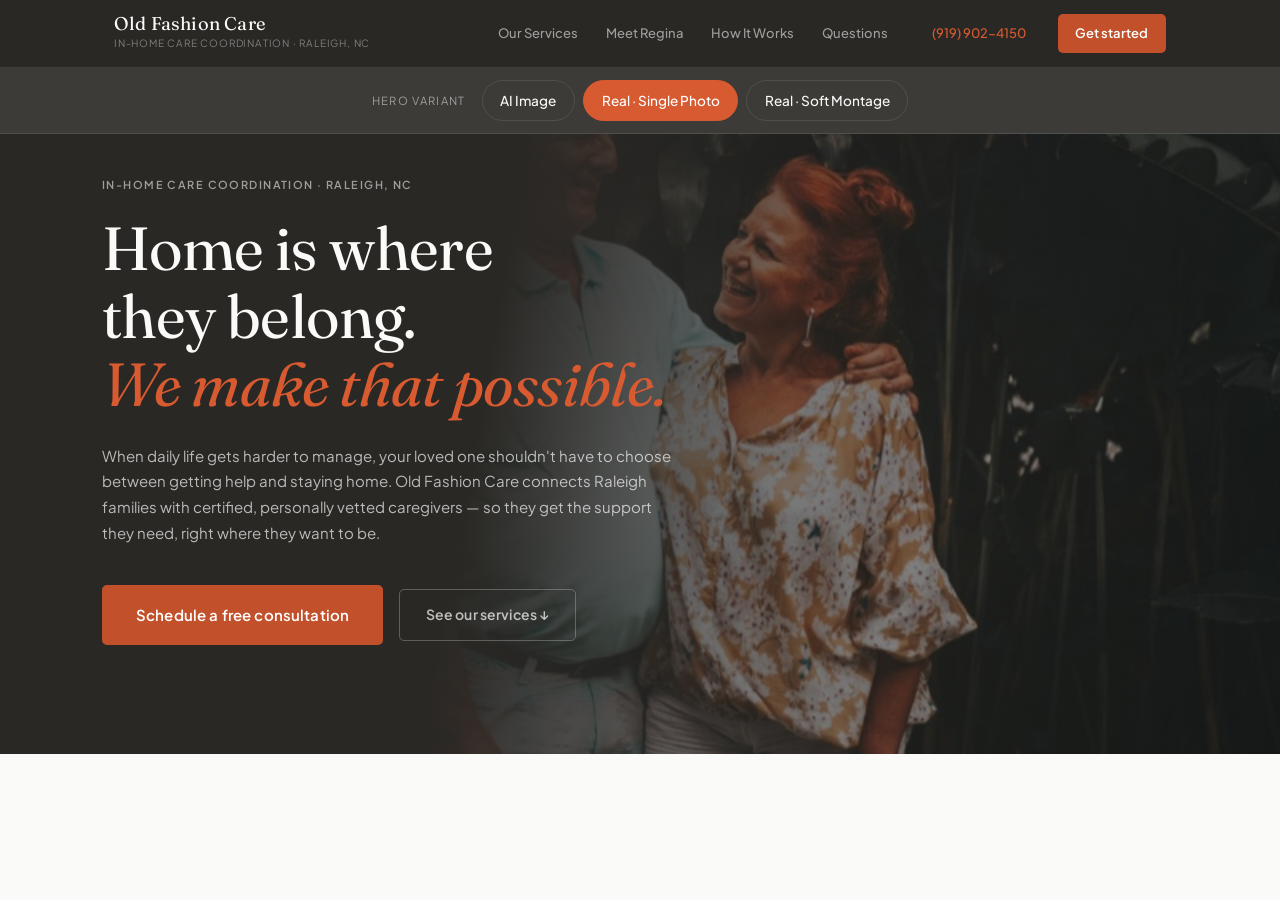
<file: hero-preview.html>
<!DOCTYPE html>
<html lang="en">
<head>
  <meta charset="UTF-8">
  <meta name="viewport" content="width=device-width, initial-scale=1.0">
  <title>Hero Preview (3 variants) | Old Fashion Care</title>
  <meta name="robots" content="noindex, nofollow">
  <link rel="icon" href="/favicon.svg" type="image/svg+xml">
  <link rel="stylesheet" href="css/style.css">
  <link rel="stylesheet" href="css/hero-variants.css">
</head>
<body>

  <!-- ======================================================
       NAVIGATION (mirrors index.html)
       ====================================================== -->
  <nav class="nav" aria-label="Main navigation">
    <div class="nav__inner">
      <a href="index.html" class="nav__logo" aria-label="Old Fashion Care home">
        <span class="nav__logo-name">Old Fashion Care</span>
        <span class="nav__logo-sub">In-home care coordination · Raleigh, NC</span>
      </a>
      <div class="nav__links">
        <a href="services.html" class="nav__link">Our Services</a>
        <a href="about.html" class="nav__link">Meet Regina</a>
        <a href="how-it-works.html" class="nav__link">How It Works</a>
        <a href="questions.html" class="nav__link">Questions</a>
      </div>
      <a href="tel:9199024150" class="nav__phone">(919) 902-4150</a>
      <a href="contact.html" class="nav__cta">Get started</a>
      <button class="nav__hamburger" aria-label="Open menu" aria-expanded="false">
        <span></span><span></span><span></span>
      </button>
    </div>
  </nav>

  <!-- Mobile nav -->
  <div class="nav__mobile" role="navigation" aria-label="Mobile navigation">
    <a href="services.html" class="nav__link">Our Services</a>
    <a href="about.html" class="nav__link">Meet Regina</a>
    <a href="how-it-works.html" class="nav__link">How It Works</a>
    <a href="questions.html" class="nav__link">Questions</a>
    <a href="tel:9199024150" class="nav__phone">(919) 902-4150</a>
    <a href="contact.html" class="nav__cta">Get started</a>
  </div>

  <!-- ======================================================
       VARIANT SWITCHER (preview only)
       ====================================================== -->
  <div class="hero-switch" role="group" aria-label="Hero variant switcher">
    <span class="hero-switch__label">Hero variant</span>
    <button type="button" class="hero-switch__btn" data-hero="ai" aria-pressed="false">AI Image</button>
    <button type="button" class="hero-switch__btn" data-hero="real-single" aria-pressed="false">Real · Single Photo</button>
    <button type="button" class="hero-switch__btn" data-hero="real-montage" aria-pressed="false">Real · Soft Montage</button>
  </div>

  <main>

    <!-- ===== Variant 1 — AI Image ===== -->
    <section id="hero-ai" class="hero hero--mock hero--ai" aria-label="Introduction — AI image variant" hidden>
      <p class="hero__placeholder">
        Variant 1 uses your AI image. Save it as <code>images/hero-ai.jpg</code> to replace this placeholder.
      </p>
      <div class="container">
        <p class="t-overline t-overline--light hero__eyebrow">In-home care coordination · Raleigh, NC</p>
        <h1 class="h1 hero__headline">
          Home is where<br>
          they belong.<br>
          <em>We make that possible.</em>
        </h1>
        <p class="hero__sub">
          When daily life gets harder to manage, your loved one shouldn't have to choose between getting help and staying home. Old Fashion Care connects Raleigh families with certified, personally vetted caregivers — so they get the support they need, right where they want to be.
        </p>
        <div class="hero__actions">
          <a href="contact.html" class="btn btn--coral btn--lg">Schedule a free consultation</a>
          <a href="services.html" class="btn btn--ghost-light">See our services ↓</a>
        </div>
      </div>
    </section>

    <!-- ===== Variant 2 — Real / Single Featured Photo ===== -->
    <section id="hero-real-single" class="hero hero--mock hero--real-single" aria-label="Introduction — single photo variant" hidden>
      <div class="container">
        <p class="t-overline t-overline--light hero__eyebrow">In-home care coordination · Raleigh, NC</p>
        <h1 class="h1 hero__headline">
          Home is where<br>
          they belong.<br>
          <em>We make that possible.</em>
        </h1>
        <p class="hero__sub">
          When daily life gets harder to manage, your loved one shouldn't have to choose between getting help and staying home. Old Fashion Care connects Raleigh families with certified, personally vetted caregivers — so they get the support they need, right where they want to be.
        </p>
        <div class="hero__actions">
          <a href="contact.html" class="btn btn--coral btn--lg">Schedule a free consultation</a>
          <a href="services.html" class="btn btn--ghost-light">See our services ↓</a>
        </div>
      </div>
    </section>

    <!-- ===== Variant 3 — Real / Soft Montage ===== -->
    <section id="hero-real-montage" class="hero hero--mock hero--real-montage" aria-label="Introduction — soft montage variant" hidden>
      <div class="hero__montage" aria-hidden="true">
        <span class="hero__montage-layer m1"></span>
        <span class="hero__montage-layer m2"></span>
        <span class="hero__montage-layer m3"></span>
      </div>
      <div class="container">
        <p class="t-overline t-overline--light hero__eyebrow">In-home care coordination · Raleigh, NC</p>
        <h1 class="h1 hero__headline">
          Home is where<br>
          they belong.<br>
          <em>We make that possible.</em>
        </h1>
        <p class="hero__sub">
          When daily life gets harder to manage, your loved one shouldn't have to choose between getting help and staying home. Old Fashion Care connects Raleigh families with certified, personally vetted caregivers — so they get the support they need, right where they want to be.
        </p>
        <div class="hero__actions">
          <a href="contact.html" class="btn btn--coral btn--lg">Schedule a free consultation</a>
          <a href="services.html" class="btn btn--ghost-light">See our services ↓</a>
        </div>
      </div>
    </section>

  </main>

  <script defer src="js/main.js"></script>
  <script defer src="js/hero-preview.js"></script>
</body>
</html>
</file>
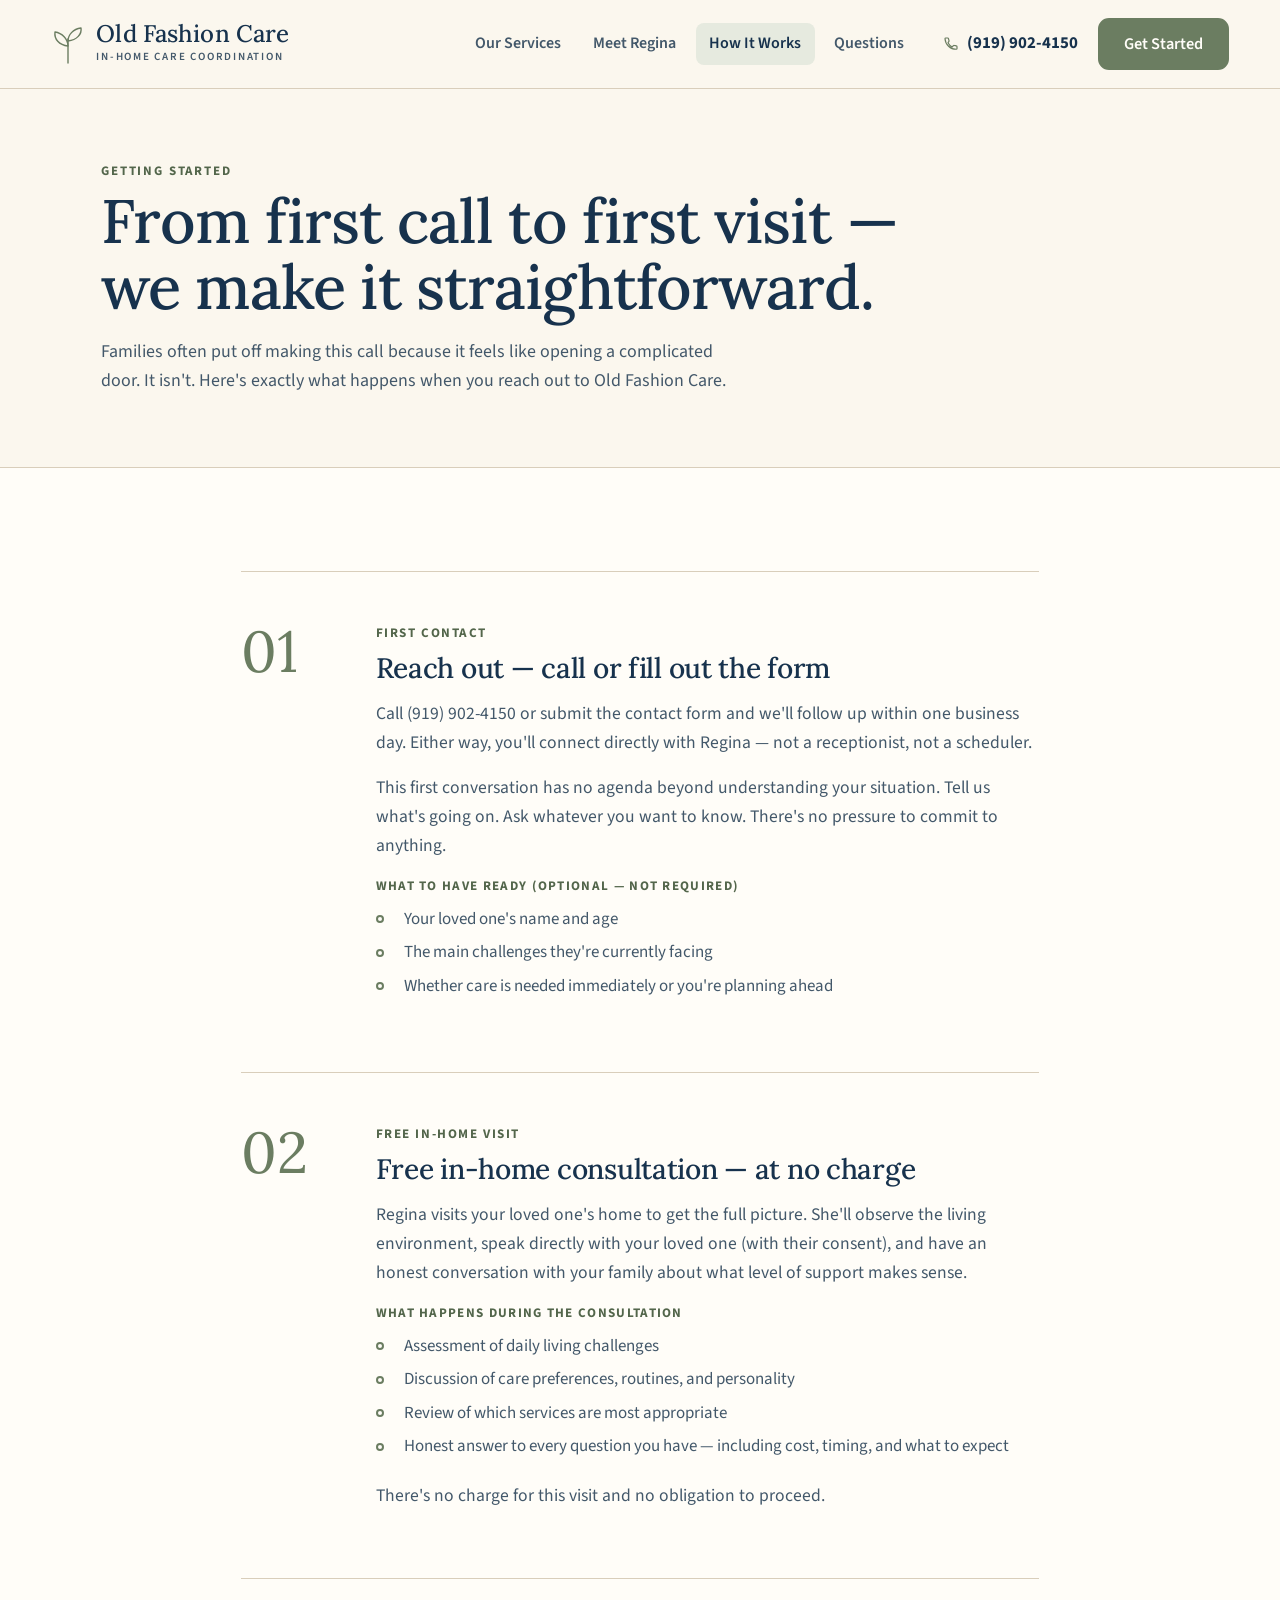
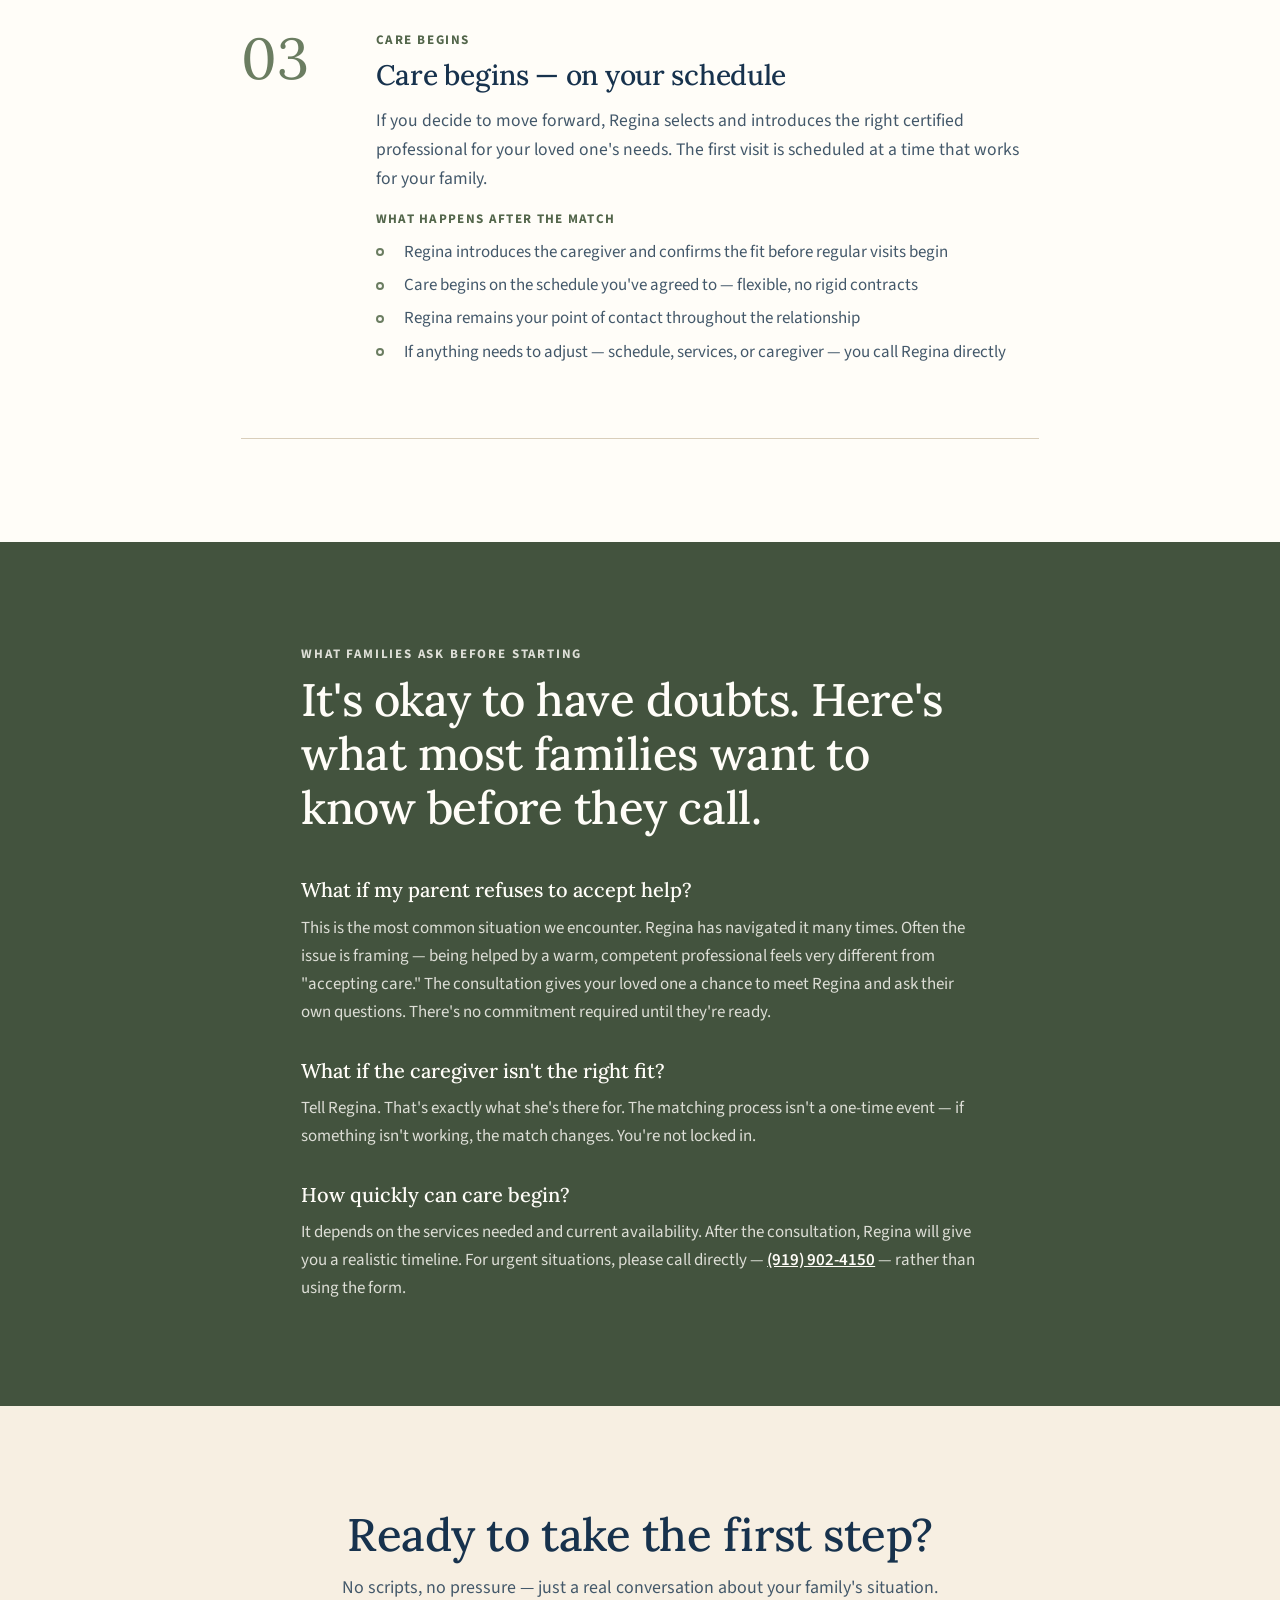
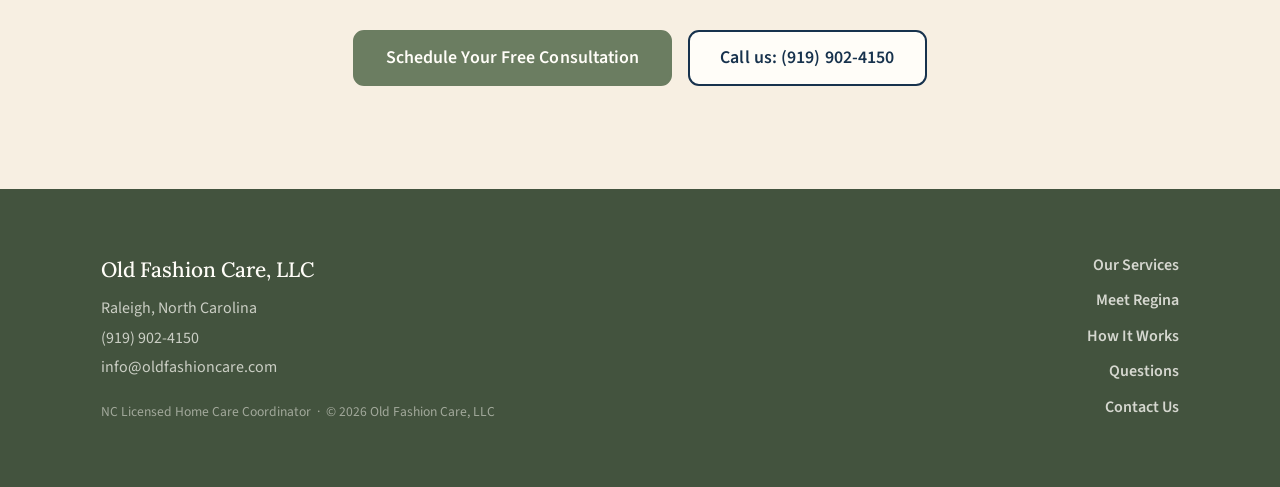
<file: how-it-works.html>
<!DOCTYPE html>
<html lang="en">
<head>
  <meta charset="UTF-8">
  <meta name="viewport" content="width=device-width, initial-scale=1.0">
  <title>How It Works | Old Fashion Care | Raleigh, NC</title>
  <meta name="description" content="Starting with Old Fashion Care is simple. Three steps from first call to first visit — all coordinated personally by Regina Booker in Raleigh, NC.">
  <meta name="robots" content="index, follow">
  <link rel="canonical" href="https://oldfashioncare.com/how-it-works.html">
  <link rel="icon" href="/favicon.svg" type="image/svg+xml">
  <!-- Open Graph -->
  <meta property="og:type"         content="website">
  <meta property="og:site_name"    content="Old Fashion Care">
  <meta property="og:locale"       content="en_US">
  <meta property="og:title"        content="How It Works | Old Fashion Care | Raleigh, NC">
  <meta property="og:description"  content="Starting with Old Fashion Care is simple. Three steps from first call to first visit — all coordinated personally by Regina Booker in Raleigh, NC.">
  <meta property="og:url"          content="https://oldfashioncare.com/how-it-works.html">
  <meta property="og:image"        content="https://oldfashioncare.com/images/hero-ai.jpg">
  <meta property="og:image:width"  content="1100">
  <meta property="og:image:height" content="934">
  <meta property="og:image:alt"    content="Old Fashion Care — In-home care coordination in Raleigh, NC">
  <!-- Twitter / X Card -->
  <meta name="twitter:card"        content="summary_large_image">
  <meta name="twitter:title"       content="How It Works | Old Fashion Care | Raleigh, NC">
  <meta name="twitter:description" content="Starting with Old Fashion Care is simple. Three steps from first call to first visit — all coordinated personally by Regina Booker in Raleigh, NC.">
  <meta name="twitter:image"       content="https://oldfashioncare.com/images/hero-ai.jpg">
  <link rel="preconnect" href="https://fonts.googleapis.com">
  <link rel="preconnect" href="https://fonts.gstatic.com" crossorigin>
  <link rel="stylesheet" href="https://fonts.googleapis.com/css2?family=Lora:ital,wght@0,400;0,500;0,600;1,400;1,500&family=Source+Sans+3:wght@400;500;600;700&display=swap">
  <link rel="stylesheet" href="css/editorial-sage.css">
  <script defer data-domain="oldfashioncare.com"
          src="https://plausible.io/js/script.js"></script>
</head>
<body>

  <a class="es-skip-link" href="#main-content">Skip to main content</a>

  <header class="es-header">
    <div class="es-header__inner">
      <a class="es-brand" href="index.html" aria-label="Old Fashion Care home">
        <svg class="es-brand__leaf" viewBox="0 0 34 40" fill="none" stroke="currentColor" stroke-width="1.4" stroke-linecap="round" stroke-linejoin="round" aria-hidden="true" focusable="false"><path d="M17 39V15"/><path d="M17 22C17 15 11 9 4 8c-1 7 4 13 13 14Z"/><path d="M17 17C17 11 22 5 30 4c1 6-4 12-13 13Z"/></svg>
        <span class="es-brand__text">
          <span class="es-brand__name">Old Fashion Care</span>
          <span class="es-brand__sub">In-home Care Coordination</span>
        </span>
      </a>
      <nav class="es-nav" aria-label="Main navigation">
        <a href="services.html" class="nav__link">Our Services</a>
        <a href="about.html" class="nav__link">Meet Regina</a>
        <a href="how-it-works.html" class="nav__link">How It Works</a>
        <a href="questions.html" class="nav__link">Questions</a>
      </nav>
      <div class="es-header__actions">
        <a href="tel:9199024150" class="es-phone">
          <svg viewBox="0 0 24 24" fill="none" stroke="currentColor" stroke-width="1.6" stroke-linecap="round" stroke-linejoin="round" aria-hidden="true" focusable="false"><path d="M4 5c0-.6.4-1 1-1h2.6c.5 0 .9.3 1 .8l.8 3c.1.4-.1.8-.4 1L8 10.4a13 13 0 0 0 5.6 5.6l1.6-1.9c.3-.3.7-.4 1-.3l3 .8c.5.1.8.5.8 1V18c0 .6-.4 1-1 1A15 15 0 0 1 4 5Z"/></svg>
          <span>(919) 902-4150</span>
        </a>
        <a href="contact.html" class="es-header__cta">Get Started</a>
      </div>
      <button class="es-menu-toggle js-menu-toggle" aria-label="Open menu" aria-expanded="false" aria-controls="es-mobile-nav">
        <span></span><span></span><span></span>
      </button>
    </div>
    <div class="es-mobile-nav" id="es-mobile-nav" role="navigation" aria-label="Mobile navigation">
      <a href="services.html" class="nav__link">Our Services</a>
      <a href="about.html" class="nav__link">Meet Regina</a>
      <a href="how-it-works.html" class="nav__link">How It Works</a>
      <a href="questions.html" class="nav__link">Questions</a>
      <a href="tel:9199024150" class="es-phone">
        <svg viewBox="0 0 24 24" fill="none" stroke="currentColor" stroke-width="1.6" stroke-linecap="round" stroke-linejoin="round" aria-hidden="true" focusable="false"><path d="M4 5c0-.6.4-1 1-1h2.6c.5 0 .9.3 1 .8l.8 3c.1.4-.1.8-.4 1L8 10.4a13 13 0 0 0 5.6 5.6l1.6-1.9c.3-.3.7-.4 1-.3l3 .8c.5.1.8.5.8 1V18c0 .6-.4 1-1 1A15 15 0 0 1 4 5Z"/></svg>
        <span>(919) 902-4150</span>
      </a>
      <a href="contact.html" class="es-header__cta">Get Started</a>
    </div>
  </header>

  <main id="main-content">

    <!-- Page Hero -->
    <section class="es-page-hero" aria-label="Getting started">
      <div class="es-page-hero__inner">
        <p class="es-overline">Getting started</p>
        <h1 class="es-page-hero__title">From first call to first visit — we make it straightforward.</h1>
        <p class="es-page-hero__sub">Families often put off making this call because it feels like opening a complicated door. It isn't. Here's exactly what happens when you reach out to Old Fashion Care.</p>
      </div>
    </section>

    <!-- Three Steps — Full Detail -->
    <section class="es-section es-section--warm" aria-label="The three steps to getting care">
      <div class="es-container" style="max-width: 900px;">

        <article class="es-hiw-step reveal">
          <span class="es-hiw-step__num" aria-hidden="true">01</span>
          <div>
            <p class="es-hiw-step__overline">First contact</p>
            <h2 class="es-hiw-step__headline">Reach out — call or fill out the form</h2>
            <p class="es-hiw-step__body">Call <a href="tel:9199024150">(919) 902-4150</a> or submit the contact form and we'll follow up within one business day. Either way, you'll connect directly with Regina — not a receptionist, not a scheduler.</p>
            <p class="es-hiw-step__body">This first conversation has no agenda beyond understanding your situation. Tell us what's going on. Ask whatever you want to know. There's no pressure to commit to anything.</p>
            <p class="es-details-label">What to have ready (optional — not required)</p>
            <ul class="es-list">
              <li>Your loved one's name and age</li>
              <li>The main challenges they're currently facing</li>
              <li>Whether care is needed immediately or you're planning ahead</li>
            </ul>
          </div>
        </article>

        <article class="es-hiw-step reveal">
          <span class="es-hiw-step__num" aria-hidden="true">02</span>
          <div>
            <p class="es-hiw-step__overline">Free in-home visit</p>
            <h2 class="es-hiw-step__headline">Free in-home consultation — at no charge</h2>
            <p class="es-hiw-step__body">Regina visits your loved one's home to get the full picture. She'll observe the living environment, speak directly with your loved one (with their consent), and have an honest conversation with your family about what level of support makes sense.</p>
            <p class="es-details-label">What happens during the consultation</p>
            <ul class="es-list">
              <li>Assessment of daily living challenges</li>
              <li>Discussion of care preferences, routines, and personality</li>
              <li>Review of which services are most appropriate</li>
              <li>Honest answer to every question you have — including cost, timing, and what to expect</li>
            </ul>
            <p class="es-hiw-step__body" style="margin-top:1rem;">There's no charge for this visit and no obligation to proceed.</p>
          </div>
        </article>

        <article class="es-hiw-step reveal">
          <span class="es-hiw-step__num" aria-hidden="true">03</span>
          <div>
            <p class="es-hiw-step__overline">Care begins</p>
            <h2 class="es-hiw-step__headline">Care begins — on your schedule</h2>
            <p class="es-hiw-step__body">If you decide to move forward, Regina selects and introduces the right certified professional for your loved one's needs. The first visit is scheduled at a time that works for your family.</p>
            <p class="es-details-label">What happens after the match</p>
            <ul class="es-list">
              <li>Regina introduces the caregiver and confirms the fit before regular visits begin</li>
              <li>Care begins on the schedule you've agreed to — flexible, no rigid contracts</li>
              <li>Regina remains your point of contact throughout the relationship</li>
              <li>If anything needs to adjust — schedule, services, or caregiver — you call Regina directly</li>
            </ul>
          </div>
        </article>

      </div>
    </section>

    <!-- Common Concerns -->
    <section class="es-quote-band es-section" aria-label="Addressing common concerns">
      <div class="es-container" style="max-width: 780px;">
        <div class="es-section-head reveal" style="text-align: left; margin-bottom: 2.5rem;">
          <p class="es-overline es-overline--light">What families ask before starting</p>
          <h2 class="es-h2" style="color: var(--es-warm-white); margin-top: 0.5rem;">It's okay to have doubts. Here's what most families want to know before they call.</h2>
        </div>
        <div class="es-concerns reveal">
          <div class="es-concern">
            <p class="es-concern__q">What if my parent refuses to accept help?</p>
            <p class="es-concern__a">This is the most common situation we encounter. Regina has navigated it many times. Often the issue is framing — being helped by a warm, competent professional feels very different from "accepting care." The consultation gives your loved one a chance to meet Regina and ask their own questions. There's no commitment required until they're ready.</p>
          </div>
          <div class="es-concern">
            <p class="es-concern__q">What if the caregiver isn't the right fit?</p>
            <p class="es-concern__a">Tell Regina. That's exactly what she's there for. The matching process isn't a one-time event — if something isn't working, the match changes. You're not locked in.</p>
          </div>
          <div class="es-concern">
            <p class="es-concern__q">How quickly can care begin?</p>
            <p class="es-concern__a">It depends on the services needed and current availability. After the consultation, Regina will give you a realistic timeline. For urgent situations, please call directly — <a href="tel:9199024150">(919) 902-4150</a> — rather than using the form.</p>
          </div>
        </div>
      </div>
    </section>

    <!-- HIW CTA -->
    <section class="es-cta es-section" aria-label="Ready to start">
      <div class="es-cta__inner reveal">
        <h2 class="es-h2 es-cta__title">Ready to take the first step?</h2>
        <p class="es-cta__sub">No scripts, no pressure — just a real conversation about your family's situation.</p>
        <div class="es-cta__actions">
          <a href="contact.html" class="es-btn es-btn--primary es-btn--lg">Schedule Your Free Consultation</a>
          <a href="tel:9199024150" class="es-btn es-btn--outline es-btn--lg">Call us: (919) 902-4150</a>
        </div>
      </div>
    </section>

  </main>

  <footer class="es-footer" aria-label="Site footer">
    <div class="es-footer__inner">
      <div>
        <p class="es-footer__brand-name">Old Fashion Care, LLC</p>
        <p class="es-footer__address">
          Raleigh, North Carolina<br>
          <a href="tel:9199024150">(919) 902-4150</a><br>
          <a href="mailto:info@oldfashioncare.com">info@oldfashioncare.com</a>
        </p>
        <p class="es-footer__legal">NC Licensed Home Care Coordinator &nbsp;·&nbsp; &copy; 2026 Old Fashion Care, LLC</p>
      </div>
      <nav class="es-footer__nav" aria-label="Footer navigation">
        <a href="services.html">Our Services</a>
        <a href="about.html">Meet Regina</a>
        <a href="how-it-works.html">How It Works</a>
        <a href="questions.html">Questions</a>
        <a href="contact.html">Contact Us</a>
      </nav>
    </div>
  </footer>

  <script src="js/main.js"></script>
</body>
</html>
</file>
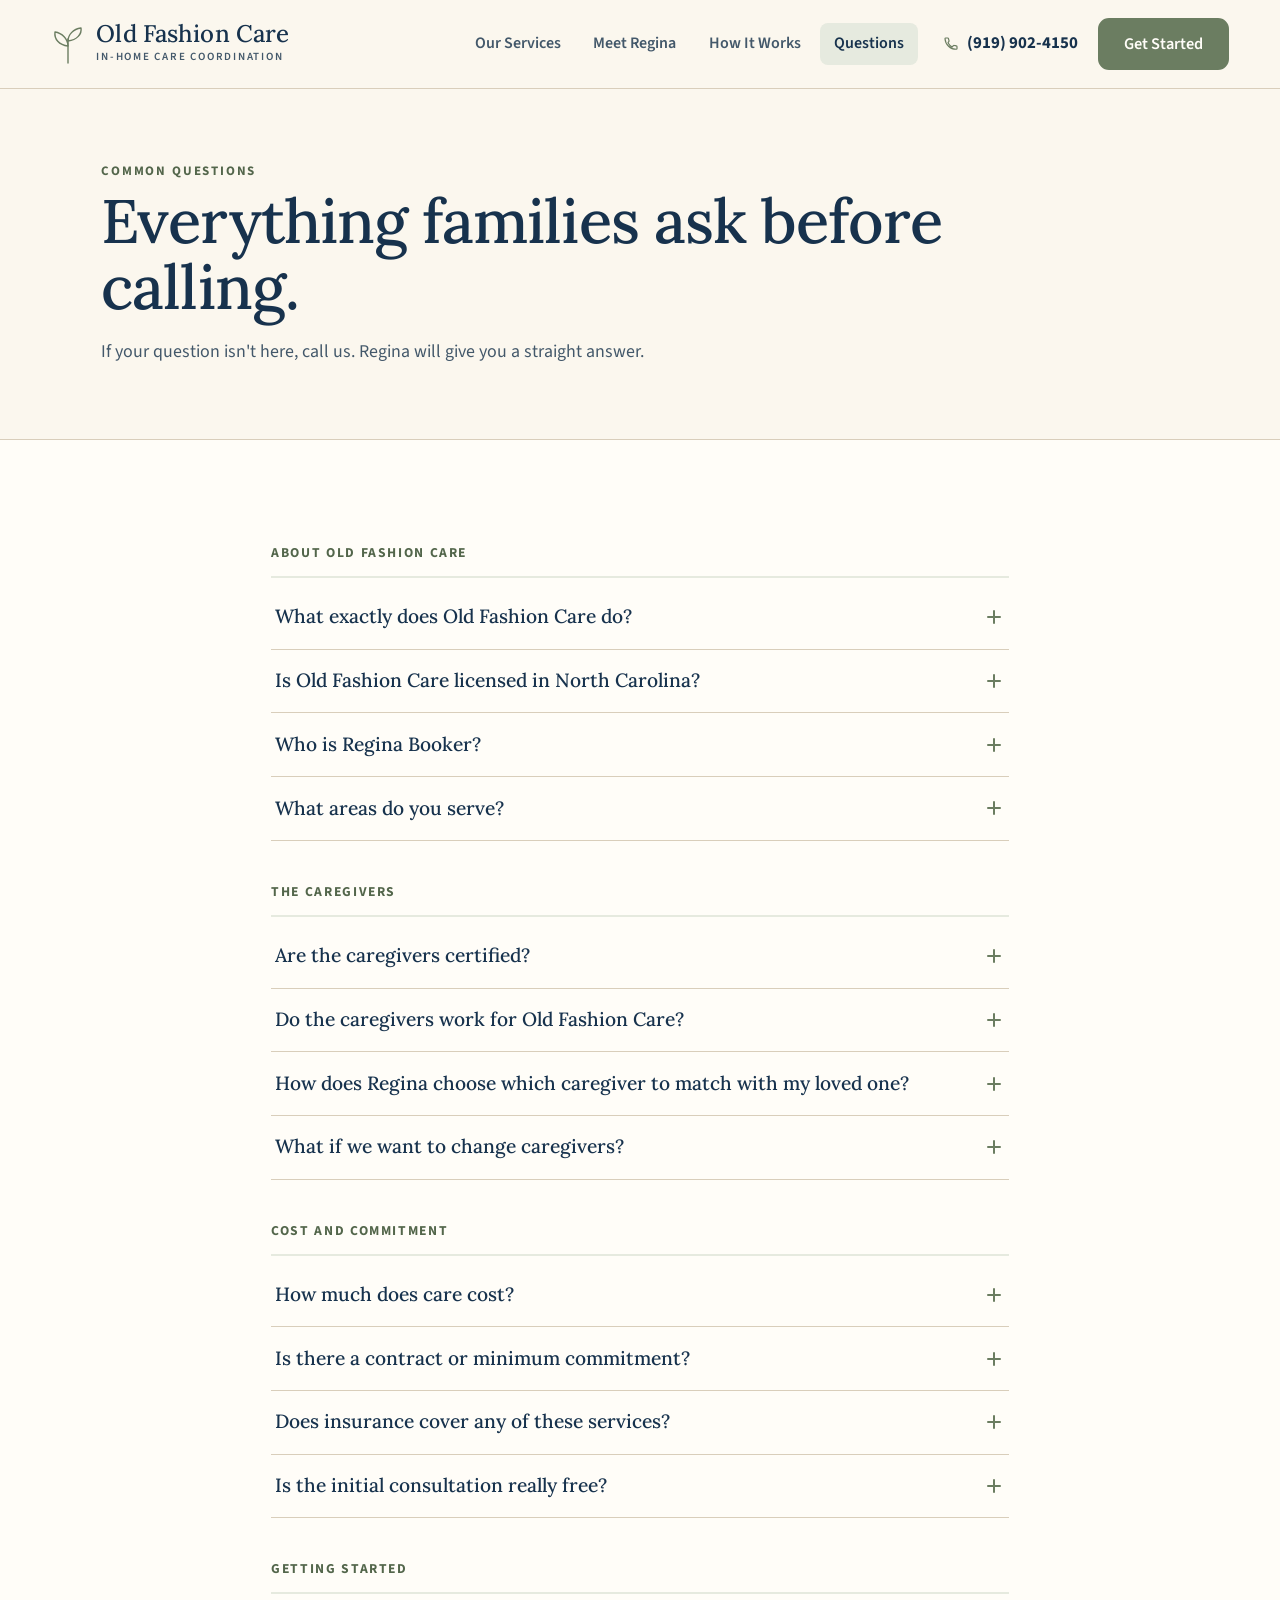
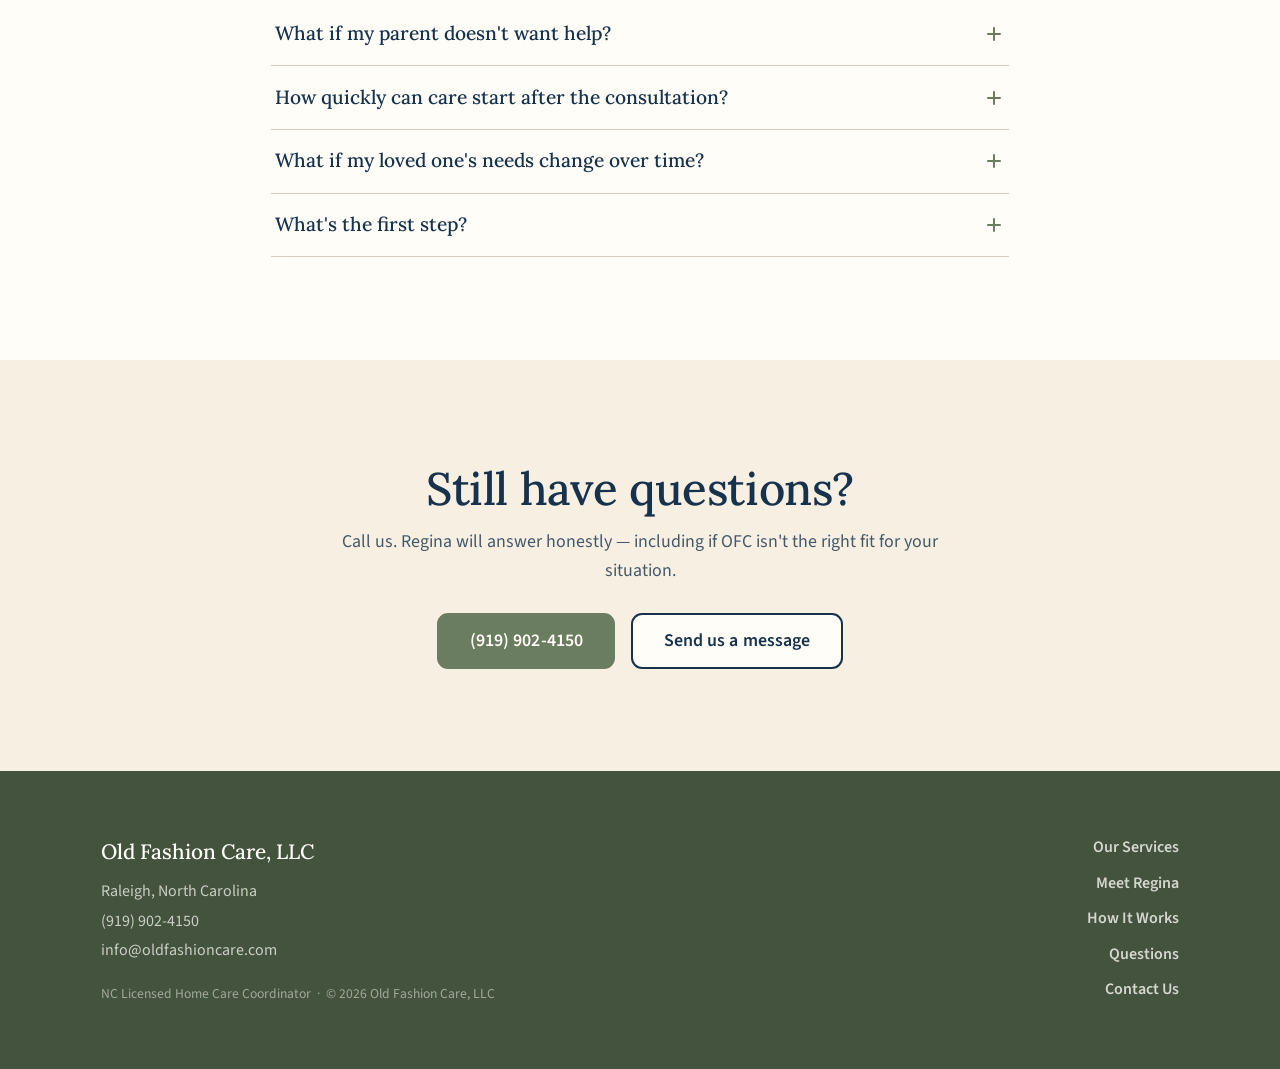
<file: questions.html>
<!DOCTYPE html>
<html lang="en">
<head>
  <meta charset="UTF-8">
  <meta name="viewport" content="width=device-width, initial-scale=1.0">
  <title>Questions &amp; Answers | Old Fashion Care | Raleigh, NC</title>
  <meta name="description" content="Answers to the most common questions Raleigh families have about in-home care coordination, costs, caregivers, and how Old Fashion Care works.">
  <meta name="robots" content="index, follow">
  <link rel="canonical" href="https://oldfashioncare.com/questions.html">
  <link rel="icon" href="/favicon.svg" type="image/svg+xml">
  <!-- Open Graph -->
  <meta property="og:type"         content="website">
  <meta property="og:site_name"    content="Old Fashion Care">
  <meta property="og:locale"       content="en_US">
  <meta property="og:title"        content="Questions &amp; Answers | Old Fashion Care | Raleigh, NC">
  <meta property="og:description"  content="Answers to the most common questions Raleigh families have about in-home care coordination, costs, caregivers, and how Old Fashion Care works.">
  <meta property="og:url"          content="https://oldfashioncare.com/questions.html">
  <meta property="og:image"        content="https://oldfashioncare.com/images/hero-ai.jpg">
  <meta property="og:image:width"  content="1100">
  <meta property="og:image:height" content="934">
  <meta property="og:image:alt"    content="Old Fashion Care — In-home care coordination in Raleigh, NC">
  <!-- Twitter / X Card -->
  <meta name="twitter:card"        content="summary_large_image">
  <meta name="twitter:title"       content="Questions &amp; Answers | Old Fashion Care | Raleigh, NC">
  <meta name="twitter:description" content="Answers to the most common questions Raleigh families have about in-home care coordination, costs, caregivers, and how Old Fashion Care works.">
  <meta name="twitter:image"       content="https://oldfashioncare.com/images/hero-ai.jpg">
  <link rel="preconnect" href="https://fonts.googleapis.com">
  <link rel="preconnect" href="https://fonts.gstatic.com" crossorigin>
  <link rel="stylesheet" href="https://fonts.googleapis.com/css2?family=Lora:ital,wght@0,400;0,500;0,600;1,400;1,500&family=Source+Sans+3:wght@400;500;600;700&display=swap">
  <link rel="stylesheet" href="css/editorial-sage.css">
  <script type="application/ld+json">
  {
    "@context": "https://schema.org",
    "@type": "FAQPage",
    "mainEntity": [
      {
        "@type": "Question",
        "name": "What exactly does Old Fashion Care do?",
        "acceptedAnswer": {
          "@type": "Answer",
          "text": "Old Fashion Care is a care coordination service. Regina vets and personally selects certified, self-employed care professionals and matches them to your family's specific needs."
        }
      },
      {
        "@type": "Question",
        "name": "Is Old Fashion Care licensed in North Carolina?",
        "acceptedAnswer": {
          "@type": "Answer",
          "text": "Yes. Old Fashion Care, LLC is licensed as a home care coordinator in the state of North Carolina in accordance with NC Division of Health Service Regulation requirements."
        }
      },
      {
        "@type": "Question",
        "name": "What areas do you serve?",
        "acceptedAnswer": {
          "@type": "Answer",
          "text": "Old Fashion Care serves Raleigh and the surrounding Wake County area."
        }
      }
    ]
  }
  </script>
  <script defer data-domain="oldfashioncare.com"
          src="https://plausible.io/js/script.js"></script>
</head>
<body>

  <a class="es-skip-link" href="#main-content">Skip to main content</a>

  <header class="es-header">
    <div class="es-header__inner">
      <a class="es-brand" href="index.html" aria-label="Old Fashion Care home">
        <svg class="es-brand__leaf" viewBox="0 0 34 40" fill="none" stroke="currentColor" stroke-width="1.4" stroke-linecap="round" stroke-linejoin="round" aria-hidden="true" focusable="false"><path d="M17 39V15"/><path d="M17 22C17 15 11 9 4 8c-1 7 4 13 13 14Z"/><path d="M17 17C17 11 22 5 30 4c1 6-4 12-13 13Z"/></svg>
        <span class="es-brand__text">
          <span class="es-brand__name">Old Fashion Care</span>
          <span class="es-brand__sub">In-home Care Coordination</span>
        </span>
      </a>
      <nav class="es-nav" aria-label="Main navigation">
        <a href="services.html" class="nav__link">Our Services</a>
        <a href="about.html" class="nav__link">Meet Regina</a>
        <a href="how-it-works.html" class="nav__link">How It Works</a>
        <a href="questions.html" class="nav__link">Questions</a>
      </nav>
      <div class="es-header__actions">
        <a href="tel:9199024150" class="es-phone">
          <svg viewBox="0 0 24 24" fill="none" stroke="currentColor" stroke-width="1.6" stroke-linecap="round" stroke-linejoin="round" aria-hidden="true" focusable="false"><path d="M4 5c0-.6.4-1 1-1h2.6c.5 0 .9.3 1 .8l.8 3c.1.4-.1.8-.4 1L8 10.4a13 13 0 0 0 5.6 5.6l1.6-1.9c.3-.3.7-.4 1-.3l3 .8c.5.1.8.5.8 1V18c0 .6-.4 1-1 1A15 15 0 0 1 4 5Z"/></svg>
          <span>(919) 902-4150</span>
        </a>
        <a href="contact.html" class="es-header__cta">Get Started</a>
      </div>
      <button class="es-menu-toggle js-menu-toggle" aria-label="Open menu" aria-expanded="false" aria-controls="es-mobile-nav">
        <span></span><span></span><span></span>
      </button>
    </div>
    <div class="es-mobile-nav" id="es-mobile-nav" role="navigation" aria-label="Mobile navigation">
      <a href="services.html" class="nav__link">Our Services</a>
      <a href="about.html" class="nav__link">Meet Regina</a>
      <a href="how-it-works.html" class="nav__link">How It Works</a>
      <a href="questions.html" class="nav__link">Questions</a>
      <a href="tel:9199024150" class="es-phone">
        <svg viewBox="0 0 24 24" fill="none" stroke="currentColor" stroke-width="1.6" stroke-linecap="round" stroke-linejoin="round" aria-hidden="true" focusable="false"><path d="M4 5c0-.6.4-1 1-1h2.6c.5 0 .9.3 1 .8l.8 3c.1.4-.1.8-.4 1L8 10.4a13 13 0 0 0 5.6 5.6l1.6-1.9c.3-.3.7-.4 1-.3l3 .8c.5.1.8.5.8 1V18c0 .6-.4 1-1 1A15 15 0 0 1 4 5Z"/></svg>
        <span>(919) 902-4150</span>
      </a>
      <a href="contact.html" class="es-header__cta">Get Started</a>
    </div>
  </header>

  <main id="main-content">

    <!-- Page Hero -->
    <section class="es-page-hero" aria-label="Common questions">
      <div class="es-page-hero__inner">
        <p class="es-overline">Common questions</p>
        <h1 class="es-page-hero__title">Everything families ask before calling.</h1>
        <p class="es-page-hero__sub">If your question isn't here, call us. Regina will give you a straight answer.</p>
      </div>
    </section>

    <!-- FAQ -->
    <section class="es-section es-section--warm" aria-label="Frequently asked questions">
      <div class="es-container" style="max-width: 840px;">

        <!-- Category 1: About OFC -->
        <div class="es-faq-category faq-category reveal">
          <p class="es-faq-category__title">About Old Fashion Care</p>

          <div class="es-faq-item faq-item">
            <button class="es-faq-item__btn faq-item__btn" aria-expanded="false">
              What exactly does Old Fashion Care do?
              <span class="es-faq-item__icon" aria-hidden="true"></span>
            </button>
            <div class="es-faq-item__answer" role="region">
              <div class="es-faq-item__answer-inner">
                Old Fashion Care is a care coordination service. Regina vets, interviews, and personally selects certified self-employed care professionals — CNAs, PCAs, licensed cosmetologists, and certified pedicurists — and matches them to your family's needs. She manages the relationship and remains your point of contact throughout. OFC does not directly employ the caregivers it refers.
              </div>
            </div>
          </div>

          <div class="es-faq-item faq-item">
            <button class="es-faq-item__btn faq-item__btn" aria-expanded="false">
              Is Old Fashion Care licensed in North Carolina?
              <span class="es-faq-item__icon" aria-hidden="true"></span>
            </button>
            <div class="es-faq-item__answer" role="region">
              <div class="es-faq-item__answer-inner">
                Yes. Old Fashion Care, LLC is licensed as a home care coordinator in the state of North Carolina in accordance with NC Division of Health Service Regulation requirements.
              </div>
            </div>
          </div>

          <div class="es-faq-item faq-item">
            <button class="es-faq-item__btn faq-item__btn" aria-expanded="false">
              Who is Regina Booker?
              <span class="es-faq-item__icon" aria-hidden="true"></span>
            </button>
            <div class="es-faq-item__answer" role="region">
              <div class="es-faq-item__answer-inner">
                Regina is the founder and sole coordinator of Old Fashion Care. She holds a Bachelor's degree in long-term care, is a Certified Nursing Assistant, a Certified Medication Aid, a Certified Activity Coordinator, and served as a licensed facility administrator from 2016 to 2018. Every client relationship at OFC is managed personally by Regina.
              </div>
            </div>
          </div>

          <div class="es-faq-item faq-item">
            <button class="es-faq-item__btn faq-item__btn" aria-expanded="false">
              What areas do you serve?
              <span class="es-faq-item__icon" aria-hidden="true"></span>
            </button>
            <div class="es-faq-item__answer" role="region">
              <div class="es-faq-item__answer-inner">
                Old Fashion Care serves Raleigh and the surrounding Wake County area. Call us to confirm availability in a specific neighborhood or ZIP code.
              </div>
            </div>
          </div>
        </div>

        <!-- Category 2: The Caregivers -->
        <div class="es-faq-category faq-category reveal">
          <p class="es-faq-category__title">The Caregivers</p>

          <div class="es-faq-item faq-item">
            <button class="es-faq-item__btn faq-item__btn" aria-expanded="false">
              Are the caregivers certified?
              <span class="es-faq-item__icon" aria-hidden="true"></span>
            </button>
            <div class="es-faq-item__answer" role="region">
              <div class="es-faq-item__answer-inner">
                Yes. Every professional referred through Old Fashion Care's network holds the appropriate certification for their service area — CNAs and PCAs for personal and home care, a licensed cosmetologist for hair services, and a certified traveling pedicurist for foot care. Regina verifies credentials before any referral is made.
              </div>
            </div>
          </div>

          <div class="es-faq-item faq-item">
            <button class="es-faq-item__btn faq-item__btn" aria-expanded="false">
              Do the caregivers work for Old Fashion Care?
              <span class="es-faq-item__icon" aria-hidden="true"></span>
            </button>
            <div class="es-faq-item__answer" role="region">
              <div class="es-faq-item__answer-inner">
                The care professionals referred through OFC are certified, self-employed individuals — not OFC employees. OFC coordinates the match and manages the client relationship, but the professionals operate independently. Regina is happy to explain exactly how this works and what it means for your family during the consultation.
              </div>
            </div>
          </div>

          <div class="es-faq-item faq-item">
            <button class="es-faq-item__btn faq-item__btn" aria-expanded="false">
              How does Regina choose which caregiver to match with my loved one?
              <span class="es-faq-item__icon" aria-hidden="true"></span>
            </button>
            <div class="es-faq-item__answer" role="region">
              <div class="es-faq-item__answer-inner">
                Matching is based on more than just credentials. Regina considers your loved one's personality, preferences, daily routines, and the specific services required — and she selects a professional she believes is a genuine fit for that person, not just available on the schedule.
              </div>
            </div>
          </div>

          <div class="es-faq-item faq-item">
            <button class="es-faq-item__btn faq-item__btn" aria-expanded="false">
              What if we want to change caregivers?
              <span class="es-faq-item__icon" aria-hidden="true"></span>
            </button>
            <div class="es-faq-item__answer" role="region">
              <div class="es-faq-item__answer-inner">
                Call Regina. If a match isn't working — for any reason — it changes. You are not locked in to a specific individual.
              </div>
            </div>
          </div>
        </div>

        <!-- Category 3: Cost and Commitment -->
        <div class="es-faq-category faq-category reveal">
          <p class="es-faq-category__title">Cost and Commitment</p>

          <div class="es-faq-item faq-item">
            <button class="es-faq-item__btn faq-item__btn" aria-expanded="false">
              How much does care cost?
              <span class="es-faq-item__icon" aria-hidden="true"></span>
            </button>
            <div class="es-faq-item__answer" role="region">
              <div class="es-faq-item__answer-inner">
                Costs vary based on the type and frequency of services. Regina will provide a clear, honest cost breakdown during the free consultation — before any commitment is made. There are no hidden fees.
              </div>
            </div>
          </div>

          <div class="es-faq-item faq-item">
            <button class="es-faq-item__btn faq-item__btn" aria-expanded="false">
              Is there a contract or minimum commitment?
              <span class="es-faq-item__icon" aria-hidden="true"></span>
            </button>
            <div class="es-faq-item__answer" role="region">
              <div class="es-faq-item__answer-inner">
                There are no long-term contracts. Care is arranged on a flexible basis, and services can be adjusted as your loved one's needs change.
              </div>
            </div>
          </div>

          <div class="es-faq-item faq-item">
            <button class="es-faq-item__btn faq-item__btn" aria-expanded="false">
              Does insurance cover any of these services?
              <span class="es-faq-item__icon" aria-hidden="true"></span>
            </button>
            <div class="es-faq-item__answer" role="region">
              <div class="es-faq-item__answer-inner">
                Coverage depends on your specific plan and the type of care required. Some long-term care insurance policies cover in-home care coordination. Medicare and Medicaid eligibility for these services varies. Regina can point you in the right direction during the consultation, but recommends verifying coverage directly with your insurance provider.
              </div>
            </div>
          </div>

          <div class="es-faq-item faq-item">
            <button class="es-faq-item__btn faq-item__btn" aria-expanded="false">
              Is the initial consultation really free?
              <span class="es-faq-item__icon" aria-hidden="true"></span>
            </button>
            <div class="es-faq-item__answer" role="region">
              <div class="es-faq-item__answer-inner">
                Yes. The in-home consultation with Regina carries no charge and no obligation to proceed.
              </div>
            </div>
          </div>
        </div>

        <!-- Category 4: Getting Started -->
        <div class="es-faq-category faq-category reveal">
          <p class="es-faq-category__title">Getting Started</p>

          <div class="es-faq-item faq-item">
            <button class="es-faq-item__btn faq-item__btn" aria-expanded="false">
              What if my parent doesn't want help?
              <span class="es-faq-item__icon" aria-hidden="true"></span>
            </button>
            <div class="es-faq-item__answer" role="region">
              <div class="es-faq-item__answer-inner">
                This is the most common situation families face. Your loved one's reluctance is worth taking seriously — it usually comes from a real place, whether that's pride, fear of losing independence, or concern about strangers in the home. The consultation gives your loved one the chance to meet Regina in person, ask questions, and decide whether they're comfortable proceeding. There's no pressure at any stage.
              </div>
            </div>
          </div>

          <div class="es-faq-item faq-item">
            <button class="es-faq-item__btn faq-item__btn" aria-expanded="false">
              How quickly can care start after the consultation?
              <span class="es-faq-item__icon" aria-hidden="true"></span>
            </button>
            <div class="es-faq-item__answer" role="region">
              <div class="es-faq-item__answer-inner">
                It depends on service type and professional availability. After the consultation, Regina gives families a realistic timeline. If the situation is urgent, please call directly at <a href="tel:9199024150">(919) 902-4150</a> rather than submitting the form.
              </div>
            </div>
          </div>

          <div class="es-faq-item faq-item">
            <button class="es-faq-item__btn faq-item__btn" aria-expanded="false">
              What if my loved one's needs change over time?
              <span class="es-faq-item__icon" aria-hidden="true"></span>
            </button>
            <div class="es-faq-item__answer" role="region">
              <div class="es-faq-item__answer-inner">
                Call Regina. The care plan can be adjusted — services added, reduced, or changed — as the situation evolves. Regina stays involved throughout the relationship precisely so these changes can happen without friction.
              </div>
            </div>
          </div>

          <div class="es-faq-item faq-item">
            <button class="es-faq-item__btn faq-item__btn" aria-expanded="false">
              What's the first step?
              <span class="es-faq-item__icon" aria-hidden="true"></span>
            </button>
            <div class="es-faq-item__answer" role="region">
              <div class="es-faq-item__answer-inner">
                Call <a href="tel:9199024150">(919) 902-4150</a> or fill out the contact form. Regina will respond within one business day.
              </div>
            </div>
          </div>
        </div>

      </div>
    </section>

    <!-- FAQ CTA -->
    <section class="es-cta es-section" aria-label="Still have questions">
      <div class="es-cta__inner reveal">
        <h2 class="es-h2 es-cta__title">Still have questions?</h2>
        <p class="es-cta__sub">Call us. Regina will answer honestly — including if OFC isn't the right fit for your situation.</p>
        <div class="es-cta__actions">
          <a href="tel:9199024150" class="es-btn es-btn--primary es-btn--lg">(919) 902-4150</a>
          <a href="contact.html" class="es-btn es-btn--outline es-btn--lg">Send us a message</a>
        </div>
      </div>
    </section>

  </main>

  <footer class="es-footer" aria-label="Site footer">
    <div class="es-footer__inner">
      <div>
        <p class="es-footer__brand-name">Old Fashion Care, LLC</p>
        <p class="es-footer__address">
          Raleigh, North Carolina<br>
          <a href="tel:9199024150">(919) 902-4150</a><br>
          <a href="mailto:info@oldfashioncare.com">info@oldfashioncare.com</a>
        </p>
        <p class="es-footer__legal">NC Licensed Home Care Coordinator &nbsp;·&nbsp; &copy; 2026 Old Fashion Care, LLC</p>
      </div>
      <nav class="es-footer__nav" aria-label="Footer navigation">
        <a href="services.html">Our Services</a>
        <a href="about.html">Meet Regina</a>
        <a href="how-it-works.html">How It Works</a>
        <a href="questions.html">Questions</a>
        <a href="contact.html">Contact Us</a>
      </nav>
    </div>
  </footer>

  <script src="js/main.js"></script>
</body>
</html>
</file>
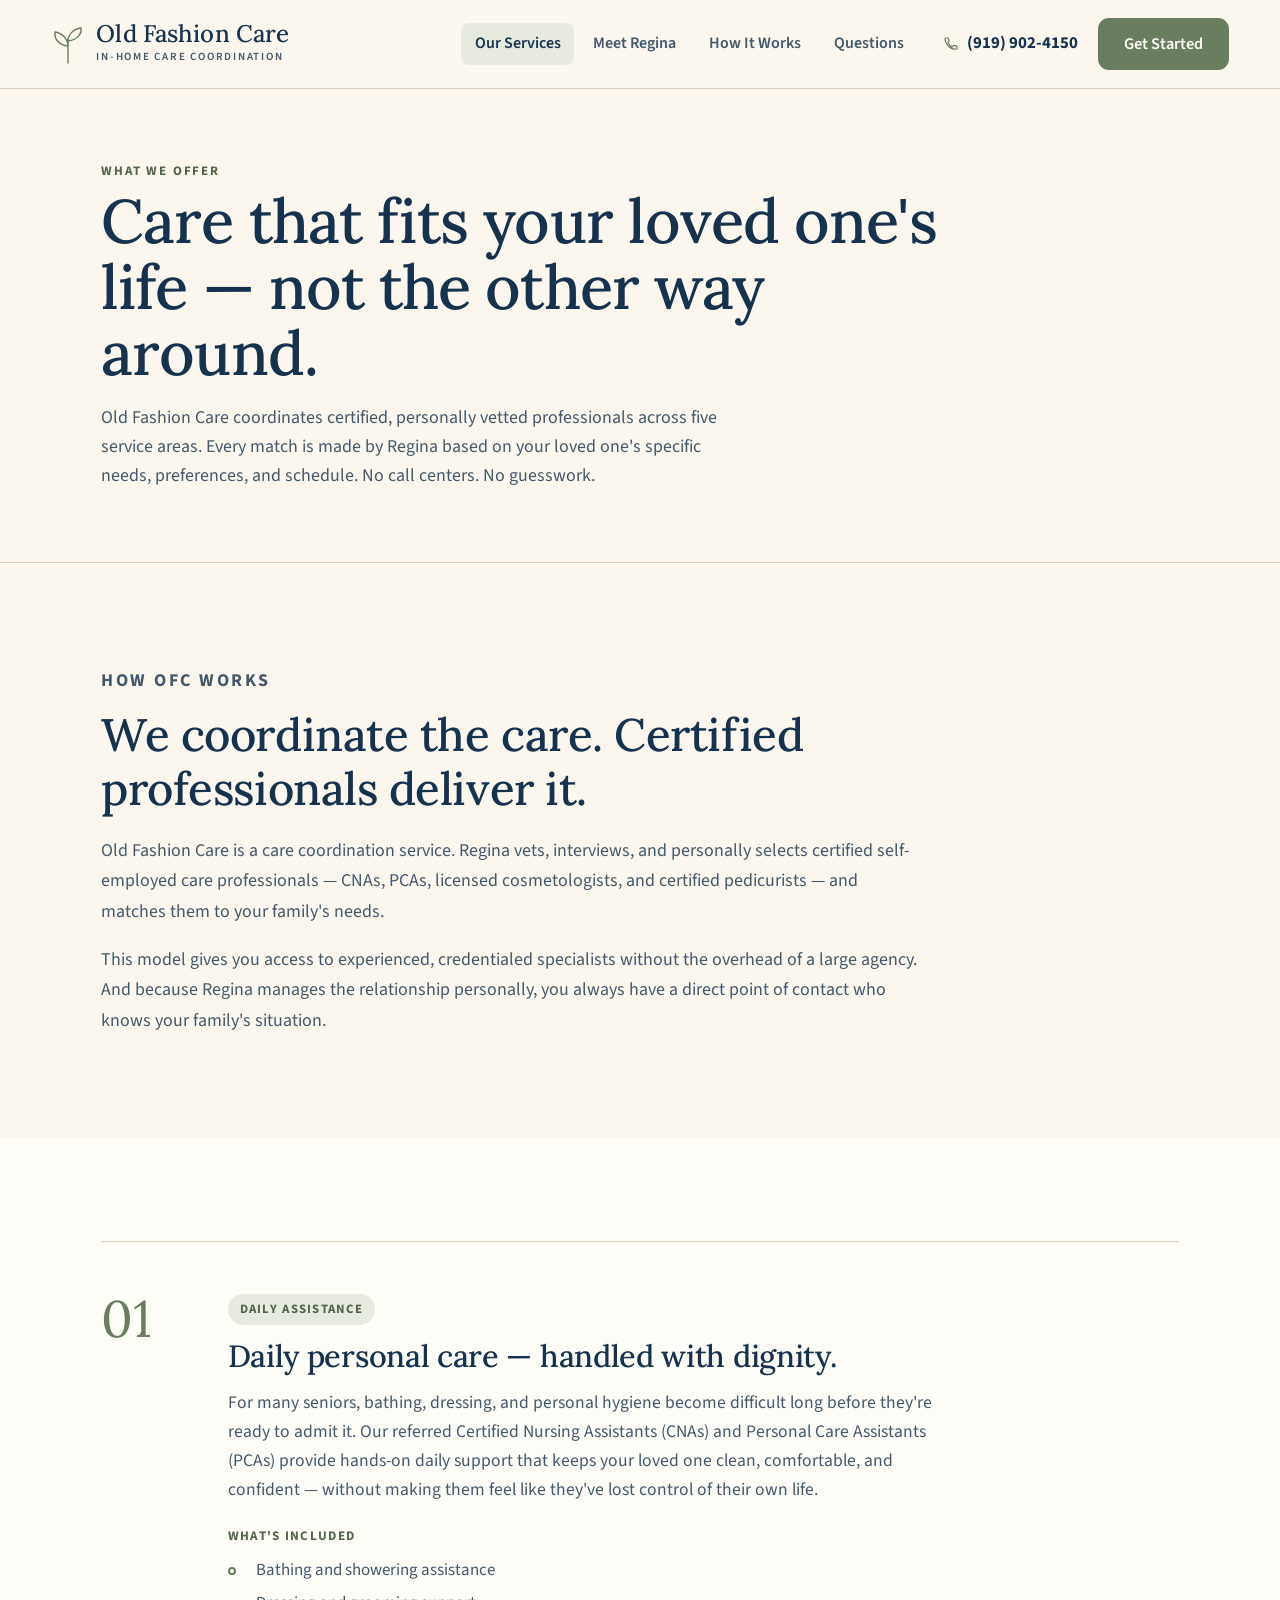
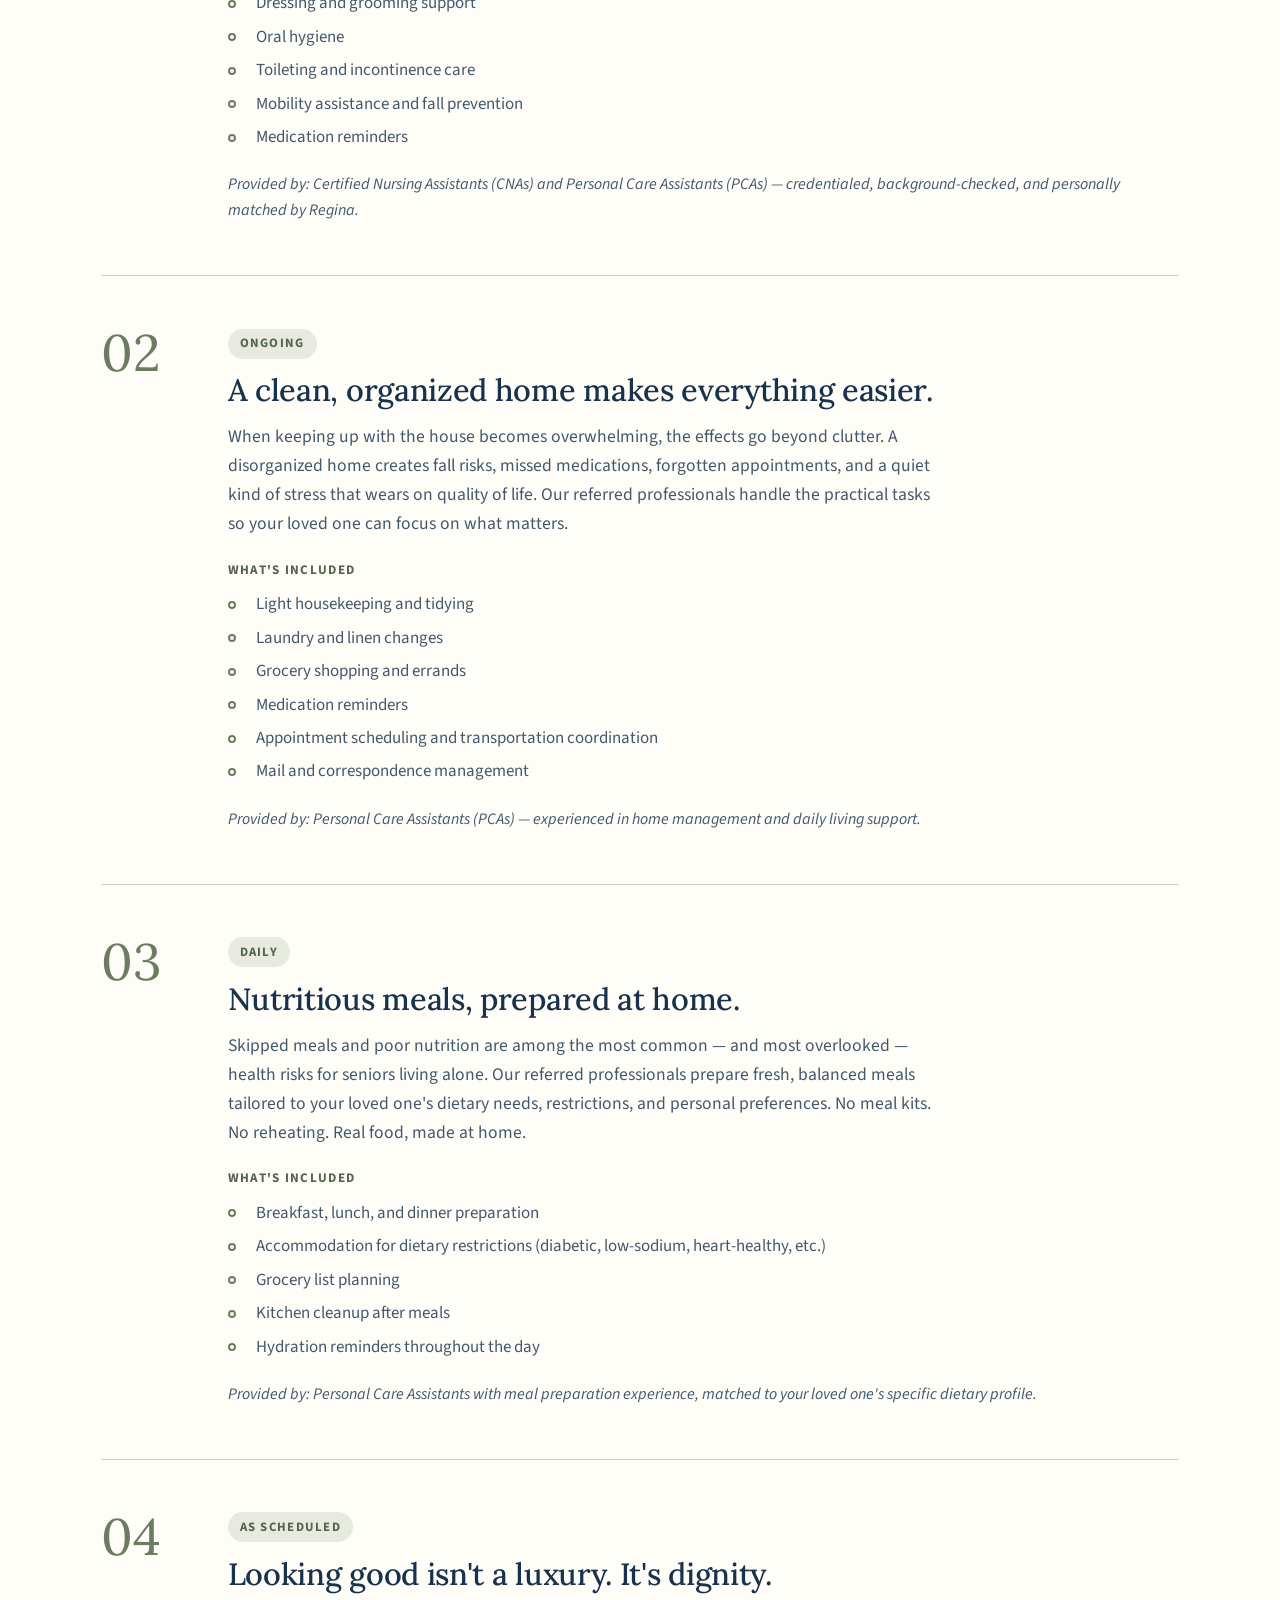
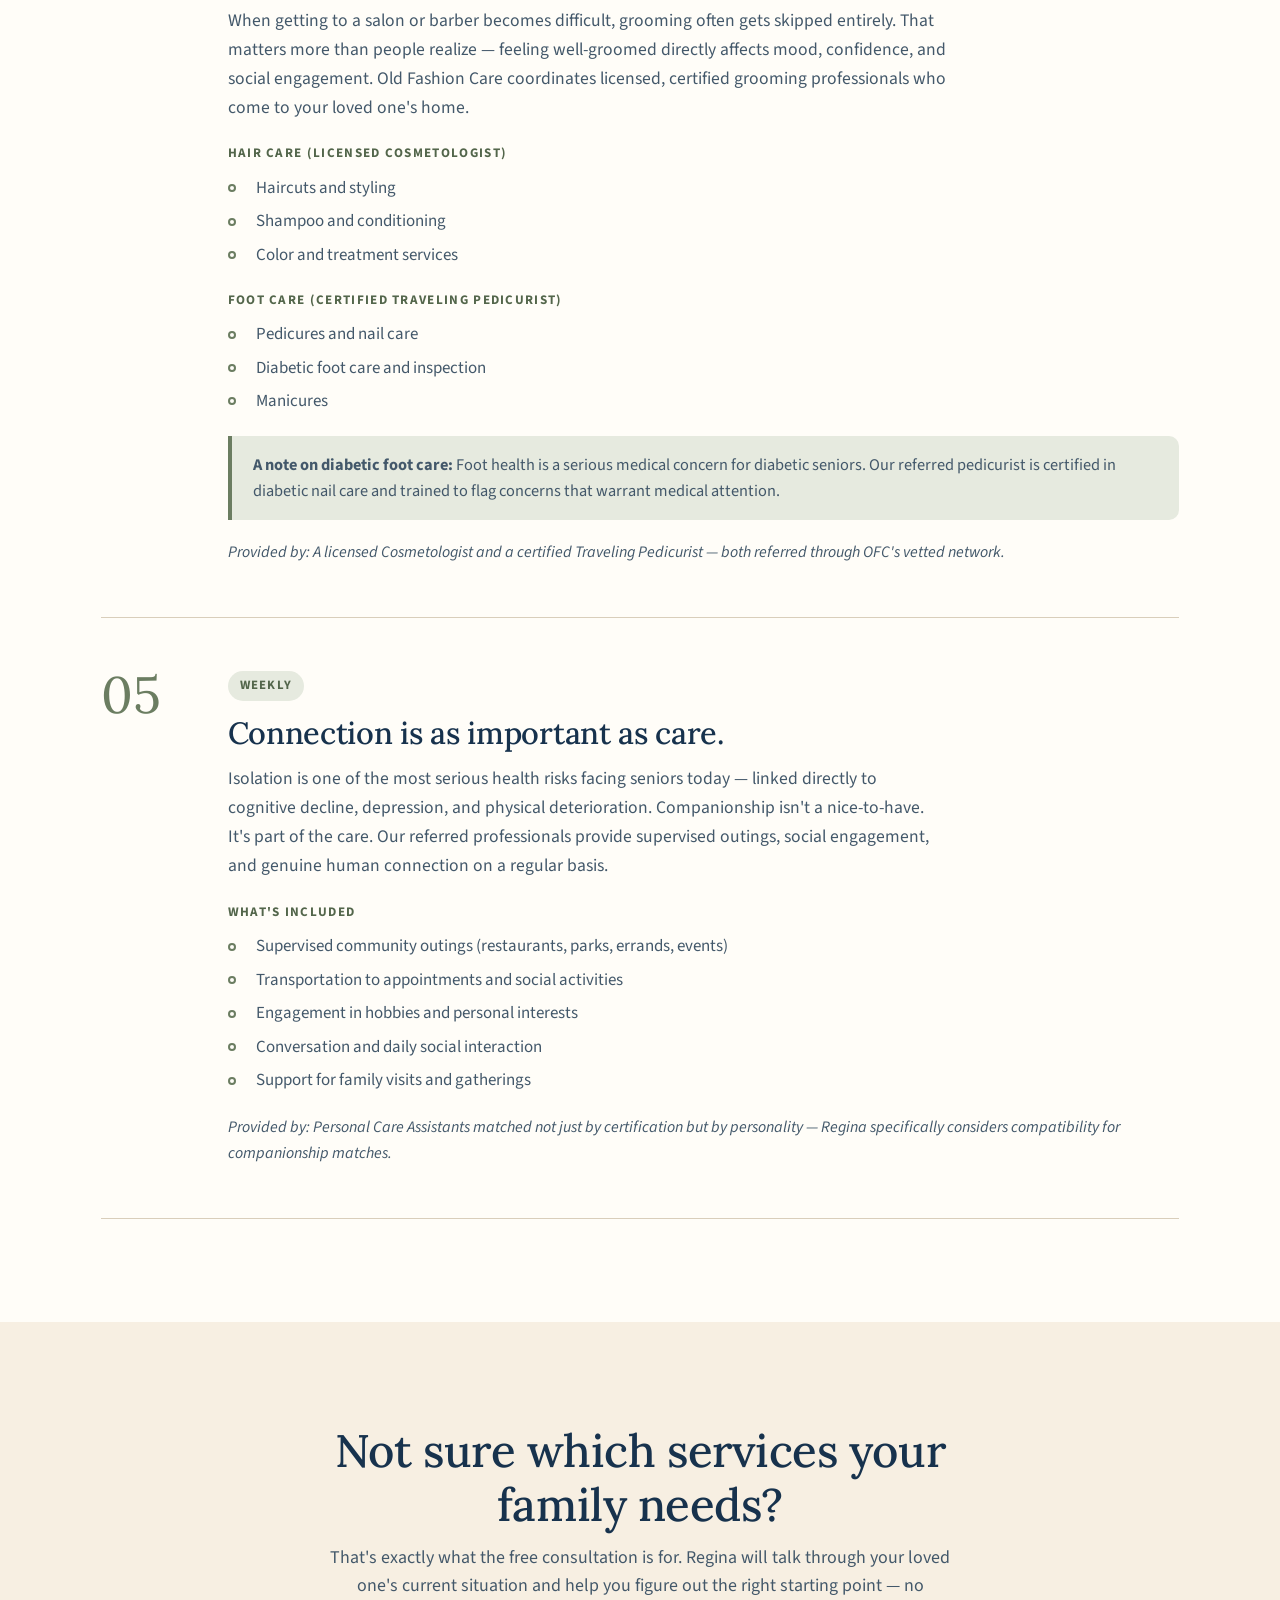
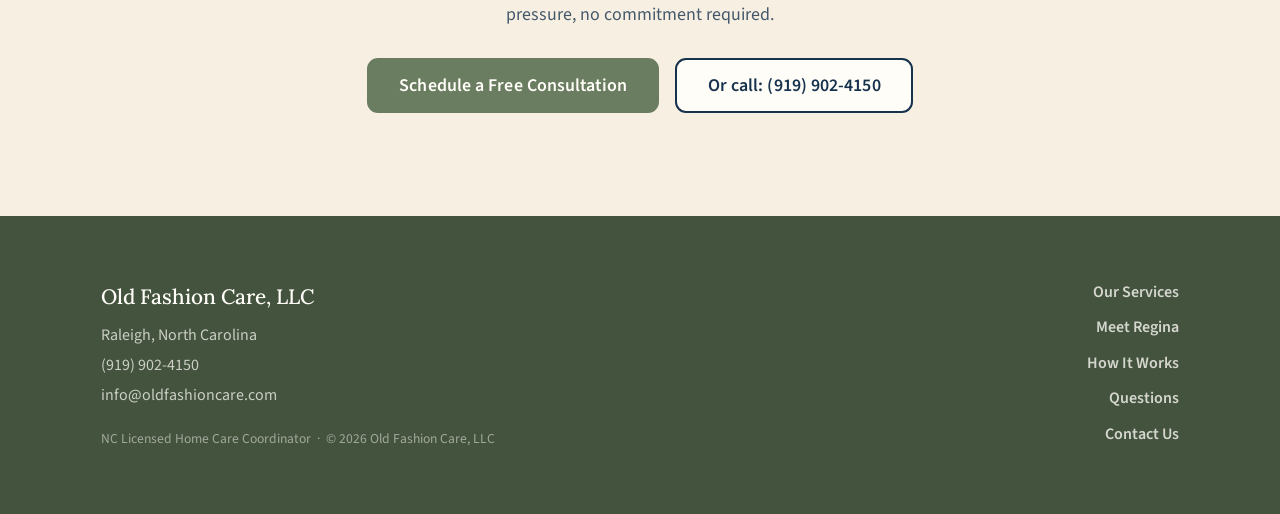
<file: services.html>
<!DOCTYPE html>
<html lang="en">
<head>
  <meta charset="UTF-8">
  <meta name="viewport" content="width=device-width, initial-scale=1.0">
  <title>Our Services | Old Fashion Care | Raleigh, NC</title>
  <meta name="description" content="Old Fashion Care coordinates personal care, home support, meal preparation, grooming, and companionship services for seniors in Raleigh, NC. Certified professionals, personally matched.">
  <meta name="robots" content="index, follow">
  <link rel="canonical" href="https://oldfashioncare.com/services.html">
  <link rel="icon" href="/favicon.svg" type="image/svg+xml">
  <!-- Open Graph -->
  <meta property="og:type"         content="website">
  <meta property="og:site_name"    content="Old Fashion Care">
  <meta property="og:locale"       content="en_US">
  <meta property="og:title"        content="Our Services | Old Fashion Care | Raleigh, NC">
  <meta property="og:description"  content="Old Fashion Care coordinates personal care, home support, meal preparation, grooming, and companionship services for seniors in Raleigh, NC. Certified professionals, personally matched.">
  <meta property="og:url"          content="https://oldfashioncare.com/services.html">
  <meta property="og:image"        content="https://oldfashioncare.com/images/hero-ai.jpg">
  <meta property="og:image:width"  content="1100">
  <meta property="og:image:height" content="934">
  <meta property="og:image:alt"    content="Old Fashion Care — In-home care coordination in Raleigh, NC">
  <!-- Twitter / X Card -->
  <meta name="twitter:card"        content="summary_large_image">
  <meta name="twitter:title"       content="Our Services | Old Fashion Care | Raleigh, NC">
  <meta name="twitter:description" content="Old Fashion Care coordinates personal care, home support, meal preparation, grooming, and companionship services for seniors in Raleigh, NC. Certified professionals, personally matched.">
  <meta name="twitter:image"       content="https://oldfashioncare.com/images/hero-ai.jpg">
  <link rel="preconnect" href="https://fonts.googleapis.com">
  <link rel="preconnect" href="https://fonts.gstatic.com" crossorigin>
  <link rel="stylesheet" href="https://fonts.googleapis.com/css2?family=Lora:ital,wght@0,400;0,500;0,600;1,400;1,500&family=Source+Sans+3:wght@400;500;600;700&display=swap">
  <link rel="stylesheet" href="css/editorial-sage.css">
  <script defer data-domain="oldfashioncare.com"
          src="https://plausible.io/js/script.js"></script>
</head>
<body>

  <a class="es-skip-link" href="#main-content">Skip to main content</a>

  <header class="es-header">
    <div class="es-header__inner">
      <a class="es-brand" href="index.html" aria-label="Old Fashion Care home">
        <svg class="es-brand__leaf" viewBox="0 0 34 40" fill="none" stroke="currentColor" stroke-width="1.4" stroke-linecap="round" stroke-linejoin="round" aria-hidden="true" focusable="false"><path d="M17 39V15"/><path d="M17 22C17 15 11 9 4 8c-1 7 4 13 13 14Z"/><path d="M17 17C17 11 22 5 30 4c1 6-4 12-13 13Z"/></svg>
        <span class="es-brand__text">
          <span class="es-brand__name">Old Fashion Care</span>
          <span class="es-brand__sub">In-home Care Coordination</span>
        </span>
      </a>
      <nav class="es-nav" aria-label="Main navigation">
        <a href="services.html" class="nav__link">Our Services</a>
        <a href="about.html" class="nav__link">Meet Regina</a>
        <a href="how-it-works.html" class="nav__link">How It Works</a>
        <a href="questions.html" class="nav__link">Questions</a>
      </nav>
      <div class="es-header__actions">
        <a href="tel:9199024150" class="es-phone">
          <svg viewBox="0 0 24 24" fill="none" stroke="currentColor" stroke-width="1.6" stroke-linecap="round" stroke-linejoin="round" aria-hidden="true" focusable="false"><path d="M4 5c0-.6.4-1 1-1h2.6c.5 0 .9.3 1 .8l.8 3c.1.4-.1.8-.4 1L8 10.4a13 13 0 0 0 5.6 5.6l1.6-1.9c.3-.3.7-.4 1-.3l3 .8c.5.1.8.5.8 1V18c0 .6-.4 1-1 1A15 15 0 0 1 4 5Z"/></svg>
          <span>(919) 902-4150</span>
        </a>
        <a href="contact.html" class="es-header__cta">Get Started</a>
      </div>
      <button class="es-menu-toggle js-menu-toggle" aria-label="Open menu" aria-expanded="false" aria-controls="es-mobile-nav">
        <span></span><span></span><span></span>
      </button>
    </div>
    <div class="es-mobile-nav" id="es-mobile-nav" role="navigation" aria-label="Mobile navigation">
      <a href="services.html" class="nav__link">Our Services</a>
      <a href="about.html" class="nav__link">Meet Regina</a>
      <a href="how-it-works.html" class="nav__link">How It Works</a>
      <a href="questions.html" class="nav__link">Questions</a>
      <a href="tel:9199024150" class="es-phone">
        <svg viewBox="0 0 24 24" fill="none" stroke="currentColor" stroke-width="1.6" stroke-linecap="round" stroke-linejoin="round" aria-hidden="true" focusable="false"><path d="M4 5c0-.6.4-1 1-1h2.6c.5 0 .9.3 1 .8l.8 3c.1.4-.1.8-.4 1L8 10.4a13 13 0 0 0 5.6 5.6l1.6-1.9c.3-.3.7-.4 1-.3l3 .8c.5.1.8.5.8 1V18c0 .6-.4 1-1 1A15 15 0 0 1 4 5Z"/></svg>
        <span>(919) 902-4150</span>
      </a>
      <a href="contact.html" class="es-header__cta">Get Started</a>
    </div>
  </header>

  <main id="main-content">

    <!-- Page Hero -->
    <section class="es-page-hero" aria-label="What we offer">
      <div class="es-page-hero__inner">
        <p class="es-overline">What we offer</p>
        <h1 class="es-page-hero__title">Care that fits your loved one's life — not the other way around.</h1>
        <p class="es-page-hero__sub">Old Fashion Care coordinates certified, personally vetted professionals across five service areas. Every match is made by Regina based on your loved one's specific needs, preferences, and schedule. No call centers. No guesswork.</p>
      </div>
    </section>

    <!-- How the Model Works -->
    <section class="es-section es-section--cream" aria-label="How OFC works">
      <div class="es-container">
        <div class="es-prose es-prose--wide reveal">
          <p class="es-overline" style="margin-bottom: 0.75rem;">How OFC works</p>
          <h2 class="es-h2" style="margin-bottom: 1.25rem;">We coordinate the care. Certified professionals deliver it.</h2>
          <p>Old Fashion Care is a care coordination service. Regina vets, interviews, and personally selects certified self-employed care professionals — CNAs, PCAs, licensed cosmetologists, and certified pedicurists — and matches them to your family's needs.</p>
          <p>This model gives you access to experienced, credentialed specialists without the overhead of a large agency. And because Regina manages the relationship personally, you always have a direct point of contact who knows your family's situation.</p>
        </div>
      </div>
    </section>

    <!-- Service Details -->
    <section class="es-section es-section--warm" aria-label="Service details">
      <div class="es-container">

        <!-- Service 1: Personal Care -->
        <article class="es-service-detail reveal">
          <span class="es-service-detail__num" aria-hidden="true">01</span>
          <div>
            <span class="es-service-detail__tag">Daily assistance</span>
            <h2 class="es-service-detail__headline">Daily personal care — handled with dignity.</h2>
            <p class="es-service-detail__body">For many seniors, bathing, dressing, and personal hygiene become difficult long before they're ready to admit it. Our referred Certified Nursing Assistants (CNAs) and Personal Care Assistants (PCAs) provide hands-on daily support that keeps your loved one clean, comfortable, and confident — without making them feel like they've lost control of their own life.</p>
            <p class="es-sub-head">What's included</p>
            <ul class="es-list">
              <li>Bathing and showering assistance</li>
              <li>Dressing and grooming support</li>
              <li>Oral hygiene</li>
              <li>Toileting and incontinence care</li>
              <li>Mobility assistance and fall prevention</li>
              <li>Medication reminders</li>
            </ul>
            <p class="es-who">Provided by: Certified Nursing Assistants (CNAs) and Personal Care Assistants (PCAs) — credentialed, background-checked, and personally matched by Regina.</p>
          </div>
        </article>

        <!-- Service 2: Home Support -->
        <article class="es-service-detail reveal">
          <span class="es-service-detail__num" aria-hidden="true">02</span>
          <div>
            <span class="es-service-detail__tag">Ongoing</span>
            <h2 class="es-service-detail__headline">A clean, organized home makes everything easier.</h2>
            <p class="es-service-detail__body">When keeping up with the house becomes overwhelming, the effects go beyond clutter. A disorganized home creates fall risks, missed medications, forgotten appointments, and a quiet kind of stress that wears on quality of life. Our referred professionals handle the practical tasks so your loved one can focus on what matters.</p>
            <p class="es-sub-head">What's included</p>
            <ul class="es-list">
              <li>Light housekeeping and tidying</li>
              <li>Laundry and linen changes</li>
              <li>Grocery shopping and errands</li>
              <li>Medication reminders</li>
              <li>Appointment scheduling and transportation coordination</li>
              <li>Mail and correspondence management</li>
            </ul>
            <p class="es-who">Provided by: Personal Care Assistants (PCAs) — experienced in home management and daily living support.</p>
          </div>
        </article>

        <!-- Service 3: Meal Preparation -->
        <article class="es-service-detail reveal">
          <span class="es-service-detail__num" aria-hidden="true">03</span>
          <div>
            <span class="es-service-detail__tag">Daily</span>
            <h2 class="es-service-detail__headline">Nutritious meals, prepared at home.</h2>
            <p class="es-service-detail__body">Skipped meals and poor nutrition are among the most common — and most overlooked — health risks for seniors living alone. Our referred professionals prepare fresh, balanced meals tailored to your loved one's dietary needs, restrictions, and personal preferences. No meal kits. No reheating. Real food, made at home.</p>
            <p class="es-sub-head">What's included</p>
            <ul class="es-list">
              <li>Breakfast, lunch, and dinner preparation</li>
              <li>Accommodation for dietary restrictions (diabetic, low-sodium, heart-healthy, etc.)</li>
              <li>Grocery list planning</li>
              <li>Kitchen cleanup after meals</li>
              <li>Hydration reminders throughout the day</li>
            </ul>
            <p class="es-who">Provided by: Personal Care Assistants with meal preparation experience, matched to your loved one's specific dietary profile.</p>
          </div>
        </article>

        <!-- Service 4: Grooming -->
        <article class="es-service-detail reveal">
          <span class="es-service-detail__num" aria-hidden="true">04</span>
          <div>
            <span class="es-service-detail__tag">As scheduled</span>
            <h2 class="es-service-detail__headline">Looking good isn't a luxury. It's dignity.</h2>
            <p class="es-service-detail__body">When getting to a salon or barber becomes difficult, grooming often gets skipped entirely. That matters more than people realize — feeling well-groomed directly affects mood, confidence, and social engagement. Old Fashion Care coordinates licensed, certified grooming professionals who come to your loved one's home.</p>
            <p class="es-sub-head">Hair care (licensed cosmetologist)</p>
            <ul class="es-list">
              <li>Haircuts and styling</li>
              <li>Shampoo and conditioning</li>
              <li>Color and treatment services</li>
            </ul>
            <p class="es-sub-head" style="margin-top:1rem;">Foot care (certified traveling pedicurist)</p>
            <ul class="es-list">
              <li>Pedicures and nail care</li>
              <li>Diabetic foot care and inspection</li>
              <li>Manicures</li>
            </ul>
            <div class="es-note"><strong>A note on diabetic foot care:</strong> Foot health is a serious medical concern for diabetic seniors. Our referred pedicurist is certified in diabetic nail care and trained to flag concerns that warrant medical attention.</div>
            <p class="es-who">Provided by: A licensed Cosmetologist and a certified Traveling Pedicurist — both referred through OFC's vetted network.</p>
          </div>
        </article>

        <!-- Service 5: Outings & Companionship -->
        <article class="es-service-detail reveal">
          <span class="es-service-detail__num" aria-hidden="true">05</span>
          <div>
            <span class="es-service-detail__tag">Weekly</span>
            <h2 class="es-service-detail__headline">Connection is as important as care.</h2>
            <p class="es-service-detail__body">Isolation is one of the most serious health risks facing seniors today — linked directly to cognitive decline, depression, and physical deterioration. Companionship isn't a nice-to-have. It's part of the care. Our referred professionals provide supervised outings, social engagement, and genuine human connection on a regular basis.</p>
            <p class="es-sub-head">What's included</p>
            <ul class="es-list">
              <li>Supervised community outings (restaurants, parks, errands, events)</li>
              <li>Transportation to appointments and social activities</li>
              <li>Engagement in hobbies and personal interests</li>
              <li>Conversation and daily social interaction</li>
              <li>Support for family visits and gatherings</li>
            </ul>
            <p class="es-who">Provided by: Personal Care Assistants matched not just by certification but by personality — Regina specifically considers compatibility for companionship matches.</p>
          </div>
        </article>

      </div>
    </section>

    <!-- Services CTA -->
    <section class="es-cta es-section" aria-label="Get started">
      <div class="es-cta__inner reveal">
        <h2 class="es-h2 es-cta__title">Not sure which services your family needs?</h2>
        <p class="es-cta__sub">That's exactly what the free consultation is for. Regina will talk through your loved one's current situation and help you figure out the right starting point — no pressure, no commitment required.</p>
        <div class="es-cta__actions">
          <a href="contact.html" class="es-btn es-btn--primary es-btn--lg">Schedule a Free Consultation</a>
          <a href="tel:9199024150" class="es-btn es-btn--outline es-btn--lg">Or call: (919) 902-4150</a>
        </div>
      </div>
    </section>

  </main>

  <footer class="es-footer" aria-label="Site footer">
    <div class="es-footer__inner">
      <div>
        <p class="es-footer__brand-name">Old Fashion Care, LLC</p>
        <p class="es-footer__address">
          Raleigh, North Carolina<br>
          <a href="tel:9199024150">(919) 902-4150</a><br>
          <a href="mailto:info@oldfashioncare.com">info@oldfashioncare.com</a>
        </p>
        <p class="es-footer__legal">NC Licensed Home Care Coordinator &nbsp;·&nbsp; &copy; 2026 Old Fashion Care, LLC</p>
      </div>
      <nav class="es-footer__nav" aria-label="Footer navigation">
        <a href="services.html">Our Services</a>
        <a href="about.html">Meet Regina</a>
        <a href="how-it-works.html">How It Works</a>
        <a href="questions.html">Questions</a>
        <a href="contact.html">Contact Us</a>
      </nav>
    </div>
  </footer>

  <script src="js/main.js"></script>
</body>
</html>
</file>
<file: css/style.css>
@import url('https://fonts.googleapis.com/css2?family=Fraunces:ital,opsz,wght@0,9..144,300;0,9..144,400;0,9..144,500;1,9..144,300;1,9..144,400&family=Plus+Jakarta+Sans:wght@300;400;500;600&display=swap');

/* ============================================================
   TOKENS
   ============================================================ */
:root {
  --charcoal:      #2A2825;
  --charcoal-mid:  #3D3B38;
  --charcoal-lite: #524F4B;
  --navy:          #1b2230;
  --coral:         #D85A30;
  --coral-dark:    #B8451F;
  --coral-fill:    #C2512B;  /* AA-safe bg for white text on .btn--coral (~4.66:1; --coral alone is 3.87:1) */
  --coral-pale:    #FAEDE7;
  --amber:         #EF9F27;
  --cream:         #F4F1EB;
  --warm-white:    #FAFAF8;
  --white:         #FFFFFF;
  --text-dark:     #1C1A18;
  --text-mid:      #5C5955;
  --text-light:    #9A9793;
  --border:        rgba(0,0,0,0.09);
  --border-dark:   rgba(255,255,255,0.10);

  --font-display: 'Fraunces', Georgia, 'Times New Roman', serif;
  --font-body:    'Plus Jakarta Sans', -apple-system, BlinkMacSystemFont, sans-serif;

  --max-w: 1100px;
  --nav-h: 68px;

  --ease: 0.22s ease;
  --ease-slow: 0.4s ease;
}

/* ============================================================
   RESET
   ============================================================ */
*, *::before, *::after { box-sizing: border-box; margin: 0; padding: 0; }
html { scroll-behavior: smooth; -webkit-text-size-adjust: 100%; }
body {
  font-family: var(--font-body);
  font-size: 17px;
  line-height: 1.7;
  color: var(--text-dark);
  background: var(--warm-white);
  -webkit-font-smoothing: antialiased;
}
img { display: block; max-width: 100%; }
a { color: inherit; text-decoration: none; }
button { cursor: pointer; font-family: inherit; border: none; background: none; }
ul, ol { list-style: none; }
input, textarea, select {
  font-family: inherit;
  font-size: inherit;
}

/* ============================================================
   TYPOGRAPHY
   ============================================================ */
.t-overline {
  font-family: var(--font-body);
  font-size: 11px;
  font-weight: 600;
  letter-spacing: 0.13em;
  text-transform: uppercase;
  color: var(--coral);
}
.t-overline--light { color: rgba(255,255,255,0.55); }

h1, .h1 {
  font-family: var(--font-display);
  font-size: clamp(2.4rem, 5vw, 3.8rem);
  font-weight: 400;
  line-height: 1.12;
  letter-spacing: -0.01em;
}
h2, .h2 {
  font-family: var(--font-display);
  font-size: clamp(1.8rem, 3.5vw, 2.6rem);
  font-weight: 400;
  line-height: 1.18;
  letter-spacing: -0.01em;
}
h3, .h3 {
  font-family: var(--font-display);
  font-size: clamp(1.2rem, 2vw, 1.5rem);
  font-weight: 400;
  line-height: 1.25;
}
.t-body-lg {
  font-size: 1.05rem;
  line-height: 1.75;
  color: var(--text-mid);
}
.t-body {
  font-size: 0.95rem;
  line-height: 1.7;
  color: var(--text-mid);
}
.t-small {
  font-size: 0.82rem;
  line-height: 1.6;
  color: var(--text-light);
}
em { font-style: italic; }

/* ============================================================
   LAYOUT
   ============================================================ */
.container {
  width: 100%;
  max-width: var(--max-w);
  margin-inline: auto;
  padding-inline: 1.5rem;
}
.section { padding-block: 5rem; }
.section--sm { padding-block: 3.5rem; }
.section--lg { padding-block: 7rem; }
.section--dark {
  background: var(--charcoal);
  color: var(--warm-white);
}
.section--cream { background: var(--cream); }
.section--coral {
  background: var(--coral-fill);
  color: var(--white);
}
.section--white { background: var(--white); }

/* ============================================================
   NAVIGATION
   ============================================================ */
.nav {
  position: fixed;
  top: 0; left: 0; right: 0;
  z-index: 100;
  height: var(--nav-h);
  background: var(--charcoal);
  border-bottom: 1px solid var(--border-dark);
  display: flex;
  align-items: center;
}
.nav__inner {
  display: flex;
  align-items: center;
  gap: 2rem;
  width: 100%;
  max-width: var(--max-w);
  margin-inline: auto;
  padding-inline: 1.5rem;
}
.nav__logo {
  display: flex;
  flex-direction: column;
  gap: 1px;
  flex-shrink: 0;
  margin-right: auto;
}
.nav__logo-name {
  font-family: var(--font-display);
  font-size: 1.15rem;
  font-weight: 400;
  color: var(--warm-white);
  line-height: 1;
  letter-spacing: 0.01em;
}
.nav__logo-sub {
  font-size: 10px;
  font-weight: 400;
  color: rgba(255,255,255,0.4);
  letter-spacing: 0.08em;
  text-transform: uppercase;
}
.nav__links {
  display: flex;
  align-items: center;
  gap: 0.25rem;
}
.nav__link {
  font-size: 13px;
  font-weight: 500;
  color: rgba(255,255,255,0.55);
  padding: 0.4rem 0.75rem;
  border-radius: 4px;
  transition: color var(--ease);
}
.nav__link:hover,
.nav__link.active { color: var(--warm-white); }
.nav__link.active {
  background: rgba(255,255,255,0.07);
}
.nav__phone {
  font-size: 13px;
  font-weight: 500;
  color: var(--coral);
  white-space: nowrap;
  transition: color var(--ease);
}
.nav__phone:hover { color: #f07050; }
.nav__cta {
  font-size: 13px;
  font-weight: 600;
  background: var(--coral-fill);
  color: var(--white);
  padding: 0.5rem 1.1rem;
  border-radius: 5px;
  white-space: nowrap;
  transition: background var(--ease), transform var(--ease);
}
.nav__cta:hover {
  background: var(--coral-dark);
  transform: translateY(-1px);
}
.nav__hamburger {
  display: none;
  flex-direction: column;
  align-items: center;
  justify-content: center;
  gap: 5px;
  width: 44px;
  height: 44px;
  padding: 0;
}
.nav__hamburger span {
  display: block;
  width: 22px;
  height: 1.5px;
  background: var(--warm-white);
  border-radius: 2px;
  transition: transform var(--ease), opacity var(--ease);
}
.nav__hamburger[aria-expanded="true"] span:nth-child(1) {
  transform: translateY(6.5px) rotate(45deg);
}
.nav__hamburger[aria-expanded="true"] span:nth-child(2) {
  opacity: 0;
}
.nav__hamburger[aria-expanded="true"] span:nth-child(3) {
  transform: translateY(-6.5px) rotate(-45deg);
}
.nav__mobile {
  display: none;
  position: fixed;
  top: var(--nav-h);
  left: 0; right: 0;
  background: var(--charcoal);
  border-bottom: 1px solid var(--border-dark);
  padding: 1rem 1.5rem 1.5rem;
  z-index: 99;
  flex-direction: column;
  gap: 0.25rem;
}
.nav__mobile.open { display: flex; }
.nav__mobile .nav__link {
  display: block;
  font-size: 15px;
  padding: 0.7rem 0.5rem;
  border-bottom: 1px solid var(--border-dark);
}
.nav__mobile .nav__phone,
.nav__mobile .nav__cta {
  margin-top: 0.75rem;
  display: block;
  text-align: center;
  padding: 0.75rem;
}
.nav__mobile .nav__cta { border-radius: 5px; }

/* Page offset for fixed nav */
main { padding-top: var(--nav-h); }

/* ============================================================
   BUTTONS
   ============================================================ */
.btn {
  display: inline-flex;
  align-items: center;
  gap: 0.5rem;
  font-size: 14px;
  font-weight: 600;
  padding: 0.8rem 1.6rem;
  border-radius: 5px;
  transition: all var(--ease);
  letter-spacing: 0.01em;
  white-space: nowrap;
}
.btn--coral {
  background: var(--coral-fill);
  color: var(--white);
  border: 2px solid var(--coral-fill);
}
.btn--coral:hover {
  background: var(--coral-dark);
  border-color: var(--coral-dark);
  transform: translateY(-1px);
}
.btn--ghost-light {
  background: transparent;
  color: rgba(255,255,255,0.7);
  border: 1.5px solid rgba(255,255,255,0.25);
}
.btn--ghost-light:hover {
  color: var(--white);
  border-color: rgba(255,255,255,0.6);
  transform: translateY(-1px);
}
.btn--ghost-dark {
  background: transparent;
  color: var(--text-mid);
  border: 1.5px solid var(--border);
}
.btn--ghost-dark:hover {
  color: var(--text-dark);
  border-color: rgba(0,0,0,0.25);
}
.btn--lg {
  font-size: 15px;
  padding: 0.95rem 2rem;
}
.btn--phone {
  background: var(--charcoal);
  color: var(--warm-white);
  border: 2px solid var(--charcoal);
  font-size: 18px;
  font-weight: 600;
  padding: 1rem 2rem;
  border-radius: 5px;
  transition: all var(--ease);
  display: inline-flex;
  align-items: center;
  gap: 0.6rem;
}
.btn--phone:hover {
  background: var(--charcoal-mid);
  border-color: var(--charcoal-mid);
  transform: translateY(-1px);
}

/* ============================================================
   HERO (DARK)
   ============================================================ */
.hero {
  position: relative;
  display: flex;
  align-items: center;
  min-height: 660px;
  padding-block: 6rem 5rem;
  overflow: hidden;
  background-color: var(--navy);
}
.hero > .container {
  position: relative;
  z-index: 2;
  width: 100%;
  /* shift the hero copy right toward the people: paragraph slightly overlays the
     caregiver's hand, and "possible." sits a nice gap from the older woman's head,
     aligned toward her ear. Reset on mobile. */
  padding-left: 0.75rem;
  /* nudge the copy column UP so the orange "possible." period lines up with the
     bottom of the older woman's earlobe (photo is NOT moved). Reset on mobile. */
  margin-top: -5.2rem;
}
/* Featured photo layer: a right-anchored band (75%) so image pixels exist across the
   right 75% of the hero and only the leftmost 25% stays pure navy. The band's hard left
   edge sits at ~25%; the overlay gradient is down to ~0.55 opacity there, so seam
   concealment leans on both the overlay and this band's own 6% mask feather below.
   --hero-photo-w is the framing knob: smaller = people farther right / more left navy. */
.hero::before {
  content: '';
  position: absolute;
  top: 0; bottom: 0; right: 0; left: auto;
  width: var(--hero-photo-w, 75%);
  z-index: 0;
  background-image: url('../images/hero-ai.jpg');
  background-repeat: no-repeat;
  /* bias to the left of the photo so the hand-on-shoulder is not clipped */
  background-position: left center;
  background-size: cover;
  /* thin feather on the band's left edge: softens the seam line without reaching the
     hand (which sits ~3-6% into the band) — the hand stays at full opacity */
  -webkit-mask-image: linear-gradient(90deg, transparent 0%, #000 6%);
          mask-image: linear-gradient(90deg, transparent 0%, #000 6%);
  pointer-events: none;
}
/* Strong left→right navy overlay that protects the copy zone:
   0–18% solid navy (~0.90+), the "solid navy" region the user caps at the left quarter;
   18–32% smooth transition so the image begins showing right at ~25%; 32–60% light
   cinematic; fully clear by 60%. Seam concealment at the band edge (~25%, ~0.55 opacity
   here) is shared between this overlay and the band's own 6% mask feather above. The slope
   stays gentle/multi-stop — never a steep dark panel. Opacities = readability knob. */
.hero::after {
  content: '';
  position: absolute;
  inset: 0;
  z-index: 1;
  background:
    linear-gradient(100deg,
      rgba(27,34,48,0.97) 0%,
      rgba(27,34,48,0.93) 12%,
      rgba(27,34,48,0.80) 18%,
      rgba(27,34,48,0.55) 25%,
      rgba(27,34,48,0.34) 32%,
      rgba(27,34,48,0.16) 42%,
      rgba(27,34,48,0.05) 52%,
      rgba(27,34,48,0.00) 60%),
    /* gentle vertical vignette keeps top/bottom from washing out */
    linear-gradient(180deg,
      rgba(27,34,48,0.16) 0%,
      rgba(27,34,48,0.00) 24%,
      rgba(27,34,48,0.00) 78%,
      rgba(27,34,48,0.18) 100%);
  pointer-events: none;
}
.hero__eyebrow {
  margin-bottom: 1.25rem;
}
.hero__headline {
  color: var(--warm-white);
  margin-bottom: 1.5rem;
  max-width: 620px;
}
.hero__headline em {
  color: var(--coral);
  font-style: italic;
}
.hero__sub {
  font-size: 0.94rem;
  color: rgba(255,255,255,0.68);
  max-width: 580px;
  line-height: 1.7;
  margin-bottom: 2.5rem;
}
.hero__actions {
  display: flex;
  align-items: center;
  gap: 1rem;
  flex-wrap: wrap;
}
/* Desktop (≥1024px): the photo band is 75vw wide but the hero is only 660px tall, so on wide
   screens `cover` crops the photo's top (the lamp + the two heads). Scale the hero height with
   viewport width so the band's shape (~75vw × 50vw = 1.5) matches the photo's 1.5 aspect — then
   full-width `cover` (base rule above) shows the WHOLE frame (full lamp, full heads, more left
   curtain) while solid navy stays structurally the left 25% and the smooth `.hero::after` overlay
   does the cinematic fade — no zoom-out, no mid-band photo edge, no hard line. Capped so ultrawide
   screens don't get an excessively tall hero (there `cover` crops a little again, but navy is
   still exactly 25% and there is never a seam). Tablet (641–1023px) and mobile are unaffected. */
@media (min-width: 1024px) {
  .hero {
    min-height: clamp(660px, 50vw, 900px);
  }
}

/* ============================================================
   PHONE STRIP
   ============================================================ */
.phone-strip {
  background: var(--coral-fill);
  padding: 0.9rem 0;
}
.phone-strip__inner {
  display: flex;
  align-items: center;
  justify-content: space-between;
  gap: 1rem;
  flex-wrap: wrap;
}
.phone-strip__text {
  font-size: 13px;
  font-weight: 500;
  color: rgba(255,255,255,0.85);
}
.phone-strip__num {
  font-family: var(--font-display);
  font-size: 1.35rem;
  font-weight: 400;
  color: var(--white);
  letter-spacing: 0.02em;
}
.phone-strip__num a { color: inherit; }

/* ============================================================
   TRUST BAR
   ============================================================ */
.trust-bar {
  background: var(--charcoal-mid);
  border-bottom: 1px solid var(--border-dark);
  padding: 0;
}
.trust-bar__grid {
  display: grid;
  grid-template-columns: repeat(4, 1fr);
}
.trust-bar__item {
  padding: 1.4rem 1.5rem;
  border-right: 1px solid var(--border-dark);
}
.trust-bar__item:last-child { border-right: none; }
.trust-bar__value {
  font-family: var(--font-display);
  font-size: 1rem;
  font-weight: 400;
  color: var(--coral);
  display: block;
  margin-bottom: 2px;
}
.trust-bar__label {
  font-size: 11px;
  color: rgba(255,255,255,0.45);
  font-weight: 400;
  display: block;
}

/* ============================================================
   SECTION HEADERS
   ============================================================ */
.section-header { margin-bottom: 3.5rem; }
.section-header--centered { text-align: center; }
.section-header .h2 { margin-top: 0.5rem; }
.section-header p {
  margin-top: 1rem;
  max-width: 580px;
}
.section-header--centered p { margin-inline: auto; }

/* ============================================================
   SERVICES LIST (numbered, editorial)
   ============================================================ */
.services-list { display: flex; flex-direction: column; }
.service-item {
  display: grid;
  grid-template-columns: 64px 1fr auto;
  gap: 0 2rem;
  align-items: start;
  padding: 2.25rem 0;
  border-bottom: 1px solid var(--border);
  transition: background var(--ease);
}
.service-item:first-child { border-top: 1px solid var(--border); }
.service-item__num {
  font-family: var(--font-display);
  font-size: 0.9rem;
  font-weight: 300;
  color: var(--text-light);
  padding-top: 0.2rem;
}
.service-item__body {}
.service-item__name {
  font-family: var(--font-display);
  font-size: 1.3rem;
  font-weight: 400;
  color: var(--text-dark);
  margin-bottom: 0.4rem;
  line-height: 1.2;
}
.service-item__desc {
  font-size: 0.9rem;
  color: var(--text-mid);
  line-height: 1.65;
  max-width: 560px;
}
.service-item__tag {
  font-size: 10px;
  font-weight: 600;
  letter-spacing: 0.1em;
  text-transform: uppercase;
  color: var(--coral);
  background: var(--coral-pale);
  padding: 0.3rem 0.7rem;
  border-radius: 3px;
  white-space: nowrap;
  align-self: center;
}

/* ============================================================
   STEPS
   ============================================================ */
.steps { display: flex; flex-direction: column; gap: 0; }
.step {
  display: flex;
  gap: 1.75rem;
  align-items: flex-start;
  padding: 2rem 0;
  border-bottom: 1px solid var(--border);
  opacity: 0;
  transform: translateY(20px);
  transition: opacity 0.5s ease, transform 0.5s ease;
}
.step.visible { opacity: 1; transform: translateY(0); }
.step:first-child { border-top: 1px solid var(--border); padding-top: 1.75rem; }
.step__circle {
  width: 44px;
  height: 44px;
  border: 1.5px solid var(--coral);
  border-radius: 50%;
  display: flex;
  align-items: center;
  justify-content: center;
  font-size: 14px;
  font-weight: 600;
  color: var(--coral);
  flex-shrink: 0;
  margin-top: 0.1rem;
}
.step__title {
  font-family: var(--font-display);
  font-size: 1.2rem;
  font-weight: 400;
  color: var(--text-dark);
  margin-bottom: 0.4rem;
}
.step__body {
  font-size: 0.9rem;
  color: var(--text-mid);
  line-height: 1.7;
}

/* ============================================================
   TESTIMONIALS
   ============================================================ */
.testimonials-grid {
  display: grid;
  grid-template-columns: repeat(auto-fit, minmax(280px, 1fr));
  gap: 1.5rem;
}
.testimonial {
  border-left: 3px solid var(--coral);
  padding: 1.5rem 1.75rem;
  background: var(--white);
  border-radius: 0 8px 8px 0;
}
.testimonial--dark {
  background: var(--charcoal-mid);
  border-left-color: var(--coral);
}
.testimonial__quote {
  font-family: var(--font-display);
  font-size: 1.05rem;
  font-weight: 300;
  line-height: 1.65;
  color: var(--text-dark);
  font-style: italic;
  margin-bottom: 1rem;
}
.testimonial--dark .testimonial__quote { color: rgba(255,255,255,0.88); }
.testimonial__attrib {
  font-size: 12px;
  font-weight: 600;
  color: var(--text-light);
  letter-spacing: 0.03em;
}
.testimonial--dark .testimonial__attrib { color: rgba(255,255,255,0.38); }

/* ============================================================
   FOUNDER / ABOUT
   ============================================================ */
.founder-block {
  display: grid;
  grid-template-columns: 260px 1fr;
  gap: 4rem;
  align-items: start;
}
.founder-photo {
  aspect-ratio: 3/4;
  background: var(--charcoal-mid);
  border-radius: 6px;
  display: flex;
  align-items: center;
  justify-content: center;
  position: relative;
  overflow: hidden;
}
.founder-photo__initials {
  font-family: var(--font-display);
  font-size: 5rem;
  font-weight: 300;
  color: rgba(255,255,255,0.15);
  user-select: none;
}
.founder-photo__label {
  position: absolute;
  bottom: 1rem;
  left: 1rem;
  right: 1rem;
  font-size: 11px;
  color: rgba(255,255,255,0.35);
  text-align: center;
}
.founder-creds {
  display: flex;
  flex-wrap: wrap;
  gap: 0.4rem;
  margin-block: 1.25rem 1.75rem;
}
.cred-chip {
  font-size: 11px;
  font-weight: 600;
  color: var(--coral);
  background: var(--coral-pale);
  padding: 0.3rem 0.7rem;
  border-radius: 3px;
  letter-spacing: 0.02em;
}
.founder-bio p {
  font-size: 0.95rem;
  color: var(--text-mid);
  line-height: 1.8;
  margin-bottom: 1rem;
}
.founder-bio p:last-child { margin-bottom: 0; }

/* ============================================================
   PULL QUOTE
   ============================================================ */
.pull-quote {
  border-left: 4px solid var(--coral);
  padding: 1.25rem 2rem;
  margin-block: 2rem;
}
.pull-quote__text {
  font-family: var(--font-display);
  font-size: clamp(1.3rem, 2.5vw, 1.75rem);
  font-weight: 300;
  font-style: italic;
  color: var(--white);
  line-height: 1.45;
  margin-bottom: 0.6rem;
}
.pull-quote__attr {
  font-size: 12px;
  color: rgba(255,255,255,0.4);
  font-weight: 500;
  letter-spacing: 0.05em;
  text-transform: uppercase;
}

/* ============================================================
   DIFFERENCE GRID
   ============================================================ */
.difference-grid {
  display: grid;
  grid-template-columns: repeat(2, 1fr);
  gap: 0;
  border-top: 1px solid var(--border);
  border-left: 1px solid var(--border);
}
.difference-item {
  padding: 2rem 2.25rem;
  border-right: 1px solid var(--border);
  border-bottom: 1px solid var(--border);
}
.difference-item__title {
  font-family: var(--font-display);
  font-size: 1.05rem;
  font-weight: 400;
  color: var(--text-dark);
  margin-bottom: 0.6rem;
  display: flex;
  align-items: center;
  gap: 0.6rem;
}
.difference-item__title::before {
  content: '';
  display: inline-block;
  width: 6px;
  height: 6px;
  background: var(--coral);
  border-radius: 50%;
  flex-shrink: 0;
}
.difference-item__body {
  font-size: 0.88rem;
  color: var(--text-mid);
  line-height: 1.7;
}

/* ============================================================
   FAQ
   ============================================================ */
.faq-category { margin-bottom: 3rem; }
.faq-category__title {
  font-size: 11px;
  font-weight: 600;
  letter-spacing: 0.12em;
  text-transform: uppercase;
  color: var(--coral);
  margin-bottom: 0.75rem;
  padding-bottom: 0.75rem;
  border-bottom: 1px solid var(--border);
}
.faq-item {
  border-bottom: 1px solid var(--border);
  overflow: hidden;
}
.faq-item__btn {
  width: 100%;
  display: flex;
  align-items: flex-start;
  justify-content: space-between;
  gap: 1rem;
  padding: 1.25rem 0;
  text-align: left;
  font-family: var(--font-display);
  font-size: 1rem;
  font-weight: 400;
  color: var(--text-dark);
  line-height: 1.4;
  transition: color var(--ease);
}
.faq-item__btn:hover { color: var(--coral); }
.faq-item__icon {
  width: 20px;
  height: 20px;
  flex-shrink: 0;
  position: relative;
  margin-top: 0.15rem;
}
.faq-item__icon::before,
.faq-item__icon::after {
  content: '';
  position: absolute;
  top: 50%; left: 50%;
  background: var(--coral);
  border-radius: 2px;
  transition: transform var(--ease), opacity var(--ease);
}
.faq-item__icon::before {
  width: 12px; height: 1.5px;
  transform: translate(-50%, -50%);
}
.faq-item__icon::after {
  width: 1.5px; height: 12px;
  transform: translate(-50%, -50%);
}
.faq-item.open .faq-item__icon::after { transform: translate(-50%, -50%) rotate(90deg); opacity: 0; }
.faq-item__answer {
  max-height: 0;
  overflow: hidden;
  transition: max-height 0.35s ease;
}
.faq-item.open .faq-item__answer { max-height: 400px; }
.faq-item__answer-inner {
  padding-bottom: 1.25rem;
  font-size: 0.92rem;
  color: var(--text-mid);
  line-height: 1.75;
}

/* ============================================================
   CONTACT FORM
   ============================================================ */
.contact-layout {
  display: grid;
  grid-template-columns: 1fr 360px;
  gap: 5rem;
  align-items: start;
}
.form { display: flex; flex-direction: column; gap: 1.25rem; }
.form-field { display: flex; flex-direction: column; gap: 0.4rem; }
.form-field label {
  font-size: 12px;
  font-weight: 600;
  color: var(--text-dark);
  letter-spacing: 0.04em;
  text-transform: uppercase;
}
.form-field input,
.form-field select,
.form-field textarea {
  width: 100%;
  padding: 0.8rem 1rem;
  border: 1.5px solid var(--border);
  border-radius: 5px;
  background: var(--white);
  color: var(--text-dark);
  font-size: 15px;
  transition: border-color var(--ease), box-shadow var(--ease);
  outline: none;
}
.form-field input:focus,
.form-field select:focus,
.form-field textarea:focus {
  border-color: var(--coral);
  box-shadow: 0 0 0 3px rgba(216,90,48,0.1);
}
.form-field textarea { resize: vertical; min-height: 120px; }
.form__note {
  font-size: 12px;
  color: var(--text-light);
  margin-top: -0.25rem;
}
.form__submit {
  margin-top: 0.5rem;
}
.contact-aside {}
.contact-detail {
  padding: 1.5rem 0;
  border-bottom: 1px solid var(--border);
}
.contact-detail:first-child { padding-top: 0; }
.contact-detail__label {
  font-size: 11px;
  font-weight: 600;
  letter-spacing: 0.1em;
  text-transform: uppercase;
  color: var(--coral);
  margin-bottom: 0.4rem;
}
.contact-detail__value {
  font-size: 0.95rem;
  color: var(--text-dark);
  font-weight: 500;
}
.contact-detail__sub {
  font-size: 0.85rem;
  color: var(--text-mid);
  margin-top: 0.2rem;
}
.contact-phone-link {
  display: inline-flex;
  align-items: center;
  gap: 0.5rem;
  font-family: var(--font-display);
  font-size: 1.5rem;
  font-weight: 400;
  color: var(--coral);
  transition: color var(--ease);
}
.contact-phone-link:hover { color: var(--coral-dark); }

/* ============================================================
   PAGE HERO (INTERIOR PAGES)
   ============================================================ */
.page-hero {
  background: var(--charcoal);
  padding-block: 4rem 3.5rem;
  position: relative;
}
.page-hero::before {
  content: '';
  position: absolute;
  bottom: -1px; left: 0; right: 0;
  height: 2px;
  background: var(--coral);
}
.page-hero__eyebrow { margin-bottom: 1rem; }
.page-hero__headline { color: var(--warm-white); margin-bottom: 1rem; }
.page-hero__sub {
  font-size: 1.05rem;
  color: rgba(255,255,255,0.5);
  max-width: 620px;
  line-height: 1.75;
}

/* ============================================================
   FOOTER CTA
   ============================================================ */
.footer-cta {
  background: var(--charcoal);
  padding-block: 5rem;
  text-align: center;
}
.footer-cta__headline {
  color: var(--warm-white);
  margin-bottom: 0.75rem;
}
.footer-cta__sub {
  font-size: 0.9rem;
  color: rgba(255,255,255,0.4);
  margin-bottom: 2.5rem;
  letter-spacing: 0.04em;
}
.footer-cta__actions {
  display: flex;
  align-items: center;
  justify-content: center;
  gap: 1rem;
  flex-wrap: wrap;
}
.footer-cta__or {
  font-size: 13px;
  color: rgba(255,255,255,0.35);
}
.footer-cta__phone {
  font-size: 0.95rem;
  color: rgba(255,255,255,0.55);
}
.footer-cta__phone a {
  color: var(--coral);
  font-weight: 600;
}

/* ============================================================
   FOOTER
   ============================================================ */
.footer {
  background: #1E1C1A;
  padding-block: 3rem;
  border-top: 1px solid var(--border-dark);
}
.footer__inner {
  display: grid;
  grid-template-columns: 1fr auto;
  gap: 3rem;
  align-items: start;
}
.footer__brand-name {
  font-family: var(--font-display);
  font-size: 1.1rem;
  font-weight: 400;
  color: var(--warm-white);
  margin-bottom: 0.3rem;
}
.footer__brand-address {
  font-size: 12px;
  color: rgba(255,255,255,0.35);
  line-height: 1.8;
}
.footer__brand-legal {
  font-size: 11px;
  color: rgba(255,255,255,0.22);
  margin-top: 1rem;
}
.footer__nav {
  display: flex;
  flex-wrap: wrap;
  gap: 0.25rem 1rem;
  justify-content: flex-end;
}
.footer__nav a {
  font-size: 12px;
  color: rgba(255,255,255,0.35);
  transition: color var(--ease);
}
.footer__nav a:hover { color: rgba(255,255,255,0.7); }

/* ============================================================
   INLINE UTILITY COMPONENTS
   ============================================================ */
.concerns-list { display: flex; flex-direction: column; gap: 1.75rem; }
.concern-item {}
.concern-item__q {
  font-family: var(--font-display);
  font-size: 1.05rem;
  font-weight: 400;
  color: var(--warm-white);
  margin-bottom: 0.5rem;
}
.concern-item__a {
  font-size: 0.9rem;
  color: rgba(255,255,255,0.55);
  line-height: 1.75;
}

/* Service detail (services page) */
.service-detail {
  padding-block: 4rem;
  border-bottom: 1px solid var(--border);
}
.service-detail:last-child { border-bottom: none; }
.service-detail__header {
  display: grid;
  grid-template-columns: 1fr auto;
  align-items: start;
  gap: 1rem;
  margin-bottom: 1.25rem;
}
.service-detail__num {
  font-family: var(--font-display);
  font-size: 5rem;
  font-weight: 300;
  color: var(--cream);
  line-height: 1;
  user-select: none;
}
.service-detail__headline {
  font-family: var(--font-display);
  font-size: clamp(1.4rem, 2.5vw, 2rem);
  font-weight: 400;
  color: var(--text-dark);
  margin-bottom: 0.75rem;
}
.service-detail__body {
  font-size: 0.95rem;
  color: var(--text-mid);
  line-height: 1.8;
  max-width: 700px;
  margin-bottom: 1.5rem;
}
.service-detail__sub-head {
  font-size: 11px;
  font-weight: 700;
  letter-spacing: 0.1em;
  text-transform: uppercase;
  color: var(--text-light);
  margin-bottom: 0.6rem;
}
.service-detail__list {
  display: flex;
  flex-direction: column;
  gap: 0.4rem;
  margin-bottom: 1.25rem;
}
.service-detail__list li {
  font-size: 0.9rem;
  color: var(--text-mid);
  padding-left: 1.25rem;
  position: relative;
}
.service-detail__list li::before {
  content: '';
  position: absolute;
  left: 0;
  top: 0.55em;
  width: 5px; height: 5px;
  border-radius: 50%;
  background: var(--coral);
}
.service-detail__note {
  background: var(--cream);
  border-left: 3px solid var(--coral);
  padding: 1rem 1.25rem;
  border-radius: 0 5px 5px 0;
  font-size: 0.88rem;
  color: var(--text-mid);
  line-height: 1.7;
  margin-top: 1rem;
}
.service-detail__who {
  font-size: 0.85rem;
  color: var(--text-light);
  font-weight: 500;
  margin-top: 0.75rem;
}

/* ============================================================
   SCROLL ANIMATION
   ============================================================ */
.reveal {
  opacity: 0;
  transform: translateY(24px);
  transition: opacity 0.55s ease, transform 0.55s ease;
}
.reveal.visible {
  opacity: 1;
  transform: translateY(0);
}

/* ============================================================
   HOW IT WORKS DETAIL
   ============================================================ */
.hiw-step {
  display: grid;
  grid-template-columns: 80px 1fr;
  gap: 2rem;
  padding-block: 3.5rem;
  border-bottom: 1px solid var(--border);
}
.hiw-step:first-child { border-top: 1px solid var(--border); }
.hiw-step__num {
  font-family: var(--font-display);
  font-size: 3.5rem;
  font-weight: 300;
  color: var(--cream);
  line-height: 1;
  padding-top: 0.2rem;
}
.hiw-step__overline {
  font-size: 11px;
  font-weight: 600;
  letter-spacing: 0.1em;
  text-transform: uppercase;
  color: var(--coral);
  margin-bottom: 0.5rem;
}
.hiw-step__headline {
  font-family: var(--font-display);
  font-size: 1.5rem;
  font-weight: 400;
  color: var(--text-dark);
  margin-bottom: 0.75rem;
}
.hiw-step__body {
  font-size: 0.95rem;
  color: var(--text-mid);
  line-height: 1.8;
  margin-bottom: 1.25rem;
}
.hiw-step__details {}
.hiw-step__details-label {
  font-size: 11px;
  font-weight: 700;
  letter-spacing: 0.1em;
  text-transform: uppercase;
  color: var(--text-light);
  margin-bottom: 0.5rem;
}
.hiw-step__list {
  display: flex;
  flex-direction: column;
  gap: 0.35rem;
}
.hiw-step__list li {
  font-size: 0.88rem;
  color: var(--text-mid);
  padding-left: 1.25rem;
  position: relative;
}
.hiw-step__list li::before {
  content: '';
  position: absolute;
  left: 0; top: 0.55em;
  width: 5px; height: 5px;
  border-radius: 50%;
  background: var(--coral);
}

/* ============================================================
   CONFIRMATION STATE
   ============================================================ */
.form-success {
  display: none;
  text-align: center;
  padding: 3rem;
  border: 1.5px solid var(--coral);
  border-radius: 8px;
}
.form-success.visible { display: block; }
.form-error {
  display: none;
  text-align: center;
  padding: 3rem;
  border: 1.5px solid var(--coral);
  border-radius: 8px;
}
.form-error.visible { display: block; }
.form-success__icon {
  width: 48px; height: 48px;
  background: var(--coral-pale);
  border-radius: 50%;
  display: flex;
  align-items: center;
  justify-content: center;
  margin: 0 auto 1rem;
  color: var(--coral);
  font-size: 22px;
}

/* ============================================================
   RESPONSIVE
   ============================================================ */
@media (max-width: 900px) {
  .nav__links { display: none; }
  .nav__phone { display: none; }
  .nav__cta { display: none; }
  .nav__hamburger { display: flex; }

  .trust-bar__grid { grid-template-columns: repeat(2, 1fr); }
  .trust-bar__item:nth-child(2) { border-right: none; }
  .trust-bar__item:nth-child(3) { border-top: 1px solid var(--border-dark); }
  .trust-bar__item:nth-child(4) {
    border-right: none;
    border-top: 1px solid var(--border-dark);
  }

  .founder-block { grid-template-columns: 1fr; gap: 2.5rem; }
  .founder-photo { aspect-ratio: 16/9; max-width: 340px; }

  .contact-layout { grid-template-columns: 1fr; gap: 3rem; }

  .difference-grid { grid-template-columns: 1fr; }

  .hiw-step { grid-template-columns: 60px 1fr; gap: 1.5rem; }
  .hiw-step__num { font-size: 2.5rem; }
}
@media (max-width: 640px) {
  :root { --nav-h: 60px; }
  .section { padding-block: 3.5rem; }
  .section--lg { padding-block: 4.5rem; }
  .hero { padding-block: 4rem 3rem; min-height: 520px; }
  /* Mobile: drop the desktop copy indent + upward nudge (full-bleed photo, no right-band) */
  .hero > .container { padding-left: 1.5rem; margin-top: 0; }
  /* Mobile: photo goes full-bleed (reset the desktop right-band) and is biased
     right so the people stay visible under the stronger top-down overlay. */
  .hero::before {
    left: 0; right: 0; width: 100%;
    background-position: 60% 28%;
    -webkit-mask-image: none;
            mask-image: none;
  }
  /* Mobile: readability first — stronger top-down navy so copy never sits on
     busy facial detail; photo reads warm toward the bottom. */
  .hero::after {
    background: linear-gradient(180deg,
      rgba(27,34,48,0.92) 0%,
      rgba(27,34,48,0.82) 40%,
      rgba(27,34,48,0.60) 68%,
      rgba(27,34,48,0.48) 100%);
  }

  .service-item {
    grid-template-columns: 44px 1fr;
    gap: 0 1rem;
  }
  .service-item__tag { display: none; }

  .phone-strip__inner { flex-direction: column; align-items: flex-start; gap: 0.25rem; }

  .footer__inner { grid-template-columns: 1fr; }
  .footer__nav { justify-content: flex-start; }

  .trust-bar__grid { grid-template-columns: 1fr 1fr; }

  .hiw-step { grid-template-columns: 1fr; }
  .hiw-step__num { font-size: 2rem; margin-bottom: -0.5rem; }

  .photos-grid { grid-template-columns: repeat(2, 1fr); }
}

/* ============================================================
   PHOTO SOCIAL PROOF
   ============================================================ */

.photos-section { padding-top: 5rem; padding-bottom: 5rem; }

.photos-grid {
  display: grid;
  grid-template-columns: repeat(3, 1fr);
  gap: 1rem;
  margin-top: 2.5rem;
}

.photos-grid img {
  width: 100%;
  height: 260px;
  object-fit: cover;
  border-radius: 8px;
  display: block;
}

@media (max-width: 480px) {
  .photos-grid { grid-template-columns: 1fr; }
}

/* Founder photo — full rectangular portrait */
img.founder-photo {
  width: 100%;
  height: auto;
  aspect-ratio: auto;
  display: block;
  border-radius: 6px;
}
</file>
<file: css/editorial-sage.css>
/* ============================================================
   EDITORIAL SAGE — Old Fashion Care
   Warm, light, elder-friendly editorial redesign.
   Branch: design/editorial-sage-elder-friendly (does NOT touch main)
   ============================================================ */

/* ============================================================
   TOKENS
   ============================================================ */
:root {
  /* Ink / text */
  --es-ink:         #17324d;
  --es-ink-strong:  #102a43;
  --es-ink-soft:    #43586a;

  /* Sage accent family */
  --es-sage:        #6b7d61;
  --es-sage-dark:   #53664b;
  --es-sage-deep:   #43533e;
  --es-sage-pale:   #e6eadf;

  /* Warm neutrals */
  --es-cream:       #fbf7ee;
  --es-warm-white:  #fffdf8;
  --es-parchment:   #f7efe2;
  --es-sand:        #f1e3cd;
  --es-sand-soft:   #f6ead8;

  /* Lines / detail */
  --es-gold-muted:  #ad976b;
  --es-line:        #d9cebb;
  --es-line-soft:   rgba(23, 50, 77, 0.13);
  --es-white-line:  rgba(255, 253, 248, 0.42);

  /* Status */
  --es-success:     #58704f;
  --es-focus:       #245f89;

  /* Shadows */
  --es-shadow-sm:   0 4px 18px rgba(44, 52, 42, 0.08);
  --es-shadow-md:   0 12px 36px rgba(44, 52, 42, 0.12);
  --es-shadow-soft: 0 18px 50px rgba(44, 52, 42, 0.10);

  /* Fonts */
  --es-font-display: 'Lora', Georgia, 'Times New Roman', serif;
  --es-font-body:    'Source Sans 3', -apple-system, BlinkMacSystemFont, 'Segoe UI', sans-serif;

  /* Layout */
  --es-content-max: 1180px;
  --es-wide-max:    1360px;
  --es-text-max:    700px;
  --es-gutter:      clamp(20px, 4vw, 56px);
  --es-section-y:   clamp(72px, 8vw, 118px);
  --es-section-y-compact: clamp(48px, 6vw, 82px);

  --es-radius-sm:   10px;
  --es-radius-md:   18px;
  --es-radius-lg:   28px;
  --es-radius-xl:   42px;

  --es-control-min: 48px;
  --es-header-h:    88px;
  --es-transition:  180ms ease;
}

/* ============================================================
   RESET
   ============================================================ */
*, *::before, *::after { box-sizing: border-box; margin: 0; padding: 0; }
html { scroll-behavior: smooth; -webkit-text-size-adjust: 100%; }
body {
  font-family: var(--es-font-body);
  font-size: 18px;
  line-height: 1.62;
  color: var(--es-ink);
  background: var(--es-warm-white);
  -webkit-font-smoothing: antialiased;
  text-rendering: optimizeLegibility;
}
img, svg { display: block; max-width: 100%; }
a { color: inherit; text-decoration: none; }
button { cursor: pointer; font-family: inherit; border: none; background: none; color: inherit; }
ul, ol { list-style: none; }
input, textarea, select { font-family: inherit; font-size: inherit; }

/* ============================================================
   ACCESSIBILITY BASELINE
   ============================================================ */
:focus-visible {
  outline: 3px solid var(--es-focus);
  outline-offset: 4px;
  border-radius: 2px;
}
.es-skip-link {
  position: absolute;
  left: 12px;
  top: -60px;
  z-index: 200;
  background: var(--es-ink);
  color: var(--es-warm-white);
  padding: 0.75rem 1.25rem;
  border-radius: var(--es-radius-sm);
  font-weight: 600;
  transition: top var(--es-transition);
}
.es-skip-link:focus { top: 12px; }

.es-visually-hidden {
  position: absolute;
  width: 1px; height: 1px;
  padding: 0; margin: -1px;
  overflow: hidden;
  clip: rect(0 0 0 0);
  white-space: nowrap;
  border: 0;
}

@media (prefers-reduced-motion: reduce) {
  *, *::before, *::after {
    scroll-behavior: auto !important;
    animation-duration: 0.01ms !important;
    animation-iteration-count: 1 !important;
    transition-duration: 0.01ms !important;
  }
}

/* ============================================================
   TYPOGRAPHY
   ============================================================ */
.es-overline {
  font-family: var(--es-font-body);
  font-size: 13px;
  font-weight: 700;
  letter-spacing: 0.14em;
  text-transform: uppercase;
  color: var(--es-sage-dark);
}
.es-overline--light { color: rgba(255, 253, 248, 0.82); }

h1, .es-h1 {
  font-family: var(--es-font-display);
  font-size: clamp(2.5rem, 4.8vw, 4.1rem);
  font-weight: 500;
  line-height: 1.08;
  letter-spacing: -0.015em;
  color: var(--es-ink);
}
h2, .es-h2 {
  font-family: var(--es-font-display);
  font-size: clamp(2rem, 3.6vw, 2.85rem);
  font-weight: 500;
  line-height: 1.18;
  letter-spacing: -0.01em;
  color: var(--es-ink);
}
h3, .es-h3 {
  font-family: var(--es-font-display);
  font-size: clamp(1.35rem, 2vw, 1.7rem);
  font-weight: 500;
  line-height: 1.22;
  color: var(--es-ink);
}
.es-body-lg {
  font-size: clamp(1.06rem, 1.3vw, 1.2rem);
  line-height: 1.65;
  color: var(--es-ink-soft);
}
.es-body {
  font-size: 1.06rem;
  line-height: 1.62;
  color: var(--es-ink-soft);
}
em { font-style: italic; }

/* ============================================================
   LAYOUT PRIMITIVES
   ============================================================ */
.es-container {
  width: 100%;
  max-width: var(--es-content-max);
  margin-inline: auto;
  padding-inline: var(--es-gutter);
}
.es-container--wide { max-width: var(--es-wide-max); }

.es-section { padding-block: var(--es-section-y); }
.es-section--compact { padding-block: var(--es-section-y-compact); }
.es-section--cream { background: var(--es-cream); }
.es-section--parchment { background: var(--es-parchment); }
.es-section--warm { background: var(--es-warm-white); }
.es-section--sand { background: var(--es-sand-soft); }

.es-section-head { text-align: center; margin-bottom: clamp(2.5rem, 5vw, 3.75rem); }
.es-section-head .es-h2 { margin-top: 0.35rem; }
.es-section-head .es-body-lg {
  margin-top: 1rem;
  max-width: 620px;
  margin-inline: auto;
}

/* Small sage flourish divider (dash · leaf · dash) */
.es-divider {
  display: inline-flex;
  align-items: center;
  gap: 0.55rem;
  margin: 0.9rem 0;
  color: var(--es-sage);
}
.es-divider::before,
.es-divider::after {
  content: '';
  width: clamp(34px, 6vw, 58px);
  height: 1.5px;
  background: currentColor;
  opacity: 0.55;
}
.es-divider svg { width: 18px; height: 18px; }
.es-divider--center { display: flex; justify-content: center; }

/* ============================================================
   BUTTONS
   ============================================================ */
.es-btn {
  display: inline-flex;
  align-items: center;
  justify-content: center;
  gap: 0.6rem;
  min-height: var(--es-control-min);
  padding: 0.85rem 1.6rem;
  border-radius: 11px;
  font-family: var(--es-font-body);
  font-size: 1.06rem;
  font-weight: 600;
  line-height: 1.1;
  letter-spacing: 0.005em;
  transition: background var(--es-transition), border-color var(--es-transition),
              color var(--es-transition), transform var(--es-transition),
              box-shadow var(--es-transition);
}
.es-btn svg { width: 20px; height: 20px; flex-shrink: 0; }
.es-btn--primary {
  background: var(--es-sage);
  color: var(--es-warm-white);
  border: 2px solid var(--es-sage);
}
.es-btn--primary:hover {
  background: var(--es-sage-dark);
  border-color: var(--es-sage-dark);
  transform: translateY(-2px);
  box-shadow: var(--es-shadow-sm);
}
.es-btn--outline {
  background: var(--es-warm-white);
  color: var(--es-ink);
  border: 2px solid var(--es-ink);
}
.es-btn--outline:hover {
  background: var(--es-cream);
  transform: translateY(-2px);
}
.es-btn--lg { min-height: 54px; padding: 1rem 1.9rem; font-size: 1.12rem; }
.es-btn--block { width: 100%; }

/* ============================================================
   HEADER
   ============================================================ */
.es-header {
  position: sticky;
  top: 0;
  z-index: 100;
  background: var(--es-cream);
  border-bottom: 1px solid var(--es-line);
}
.es-header__inner {
  min-height: var(--es-header-h);
  max-width: var(--es-wide-max);
  margin-inline: auto;
  padding-inline: var(--es-gutter);
  display: flex;
  align-items: center;
  gap: 1.5rem;
}
.es-brand {
  display: flex;
  align-items: center;
  gap: 0.7rem;
  flex-shrink: 0;
  margin-right: auto;
}
.es-brand__leaf { width: 34px; height: 40px; color: var(--es-sage); flex-shrink: 0; }
.es-brand__text { display: flex; flex-direction: column; gap: 2px; }
.es-brand__name {
  font-family: var(--es-font-display);
  font-size: 1.5rem;
  font-weight: 500;
  color: var(--es-ink);
  line-height: 1;
  letter-spacing: 0.005em;
}
.es-brand__sub {
  font-size: 11px;
  font-weight: 600;
  color: var(--es-ink-soft);
  letter-spacing: 0.16em;
  text-transform: uppercase;
}
.es-nav {
  display: flex;
  align-items: center;
  gap: 0.35rem;
}
.es-nav a,
.nav__link {
  font-size: 1rem;
  font-weight: 600;
  color: var(--es-ink-soft);
  padding: 0.5rem 0.85rem;
  border-radius: 8px;
  transition: color var(--es-transition), background var(--es-transition);
}
.es-nav a:hover,
.nav__link:hover,
.es-nav a.active,
.nav__link.active { color: var(--es-ink); background: var(--es-sage-pale); }
.es-header__actions {
  display: flex;
  align-items: center;
  gap: 1.25rem;
  flex-shrink: 0;
}
.es-phone {
  display: inline-flex;
  align-items: center;
  gap: 0.45rem;
  font-size: 1.05rem;
  font-weight: 700;
  color: var(--es-ink);
  white-space: nowrap;
}
.es-phone svg { width: 18px; height: 18px; color: var(--es-sage); flex-shrink: 0; }
.es-phone:hover { color: var(--es-sage-dark); }
.es-header__cta {
  min-height: var(--es-control-min);
  padding: 0.7rem 1.5rem;
  background: var(--es-sage);
  color: var(--es-warm-white);
  border: 2px solid var(--es-sage);
  border-radius: 11px;
  font-size: 1.02rem;
  font-weight: 600;
  white-space: nowrap;
  display: inline-flex;
  align-items: center;
  transition: background var(--es-transition), transform var(--es-transition);
}
.es-header__cta:hover { background: var(--es-sage-dark); transform: translateY(-1px); }

/* Mobile menu toggle */
.es-menu-toggle {
  display: none;
  flex-direction: column;
  justify-content: center;
  gap: 5px;
  width: 48px;
  height: 48px;
  align-items: center;
  border-radius: 10px;
}
.es-menu-toggle span {
  display: block;
  width: 24px;
  height: 2px;
  background: var(--es-ink);
  border-radius: 2px;
  transition: transform var(--es-transition), opacity var(--es-transition);
}
.es-menu-toggle[aria-expanded="true"] span:nth-child(1) { transform: translateY(7px) rotate(45deg); }
.es-menu-toggle[aria-expanded="true"] span:nth-child(2) { opacity: 0; }
.es-menu-toggle[aria-expanded="true"] span:nth-child(3) { transform: translateY(-7px) rotate(-45deg); }

/* Mobile dropdown panel */
.es-mobile-nav {
  display: none;
  flex-direction: column;
  background: var(--es-cream);
  border-bottom: 1px solid var(--es-line);
  padding: 0.75rem var(--es-gutter) 1.5rem;
}
.es-mobile-nav.open { display: flex; }
.es-mobile-nav a {
  font-size: 1.12rem;
  font-weight: 600;
  color: var(--es-ink);
  padding: 0.85rem 0.5rem;
  border-bottom: 1px solid var(--es-line-soft);
}
.es-mobile-nav .es-phone {
  padding: 1rem 0.5rem;
  font-size: 1.2rem;
}
.es-mobile-nav .es-header__cta {
  margin-top: 1rem;
  justify-content: center;
  width: 100%;
}

/* ============================================================
   FOOTER
   ============================================================ */
.es-footer {
  background: var(--es-sage-deep);
  color: rgba(255, 253, 248, 0.72);
  padding-block: clamp(2.75rem, 5vw, 4rem);
}
.es-footer__inner {
  max-width: var(--es-content-max);
  margin-inline: auto;
  padding-inline: var(--es-gutter);
  display: grid;
  grid-template-columns: 1fr auto;
  gap: 2.5rem 3rem;
  align-items: start;
}
.es-footer__brand-name {
  font-family: var(--es-font-display);
  font-size: 1.3rem;
  font-weight: 500;
  color: var(--es-warm-white);
  margin-bottom: 0.5rem;
}
.es-footer__address {
  font-size: 1rem;
  line-height: 1.85;
  color: rgba(255, 253, 248, 0.72);
}
.es-footer__address a:hover { color: var(--es-warm-white); }
.es-footer__legal {
  font-size: 0.85rem;
  color: rgba(255, 253, 248, 0.5);
  margin-top: 1.1rem;
}
.es-footer__nav {
  display: flex;
  flex-direction: column;
  gap: 0.6rem;
  align-items: flex-end;
}
.es-footer__nav a {
  font-size: 1rem;
  font-weight: 600;
  color: rgba(255, 253, 248, 0.78);
  transition: color var(--es-transition);
}
.es-footer__nav a:hover { color: var(--es-warm-white); }

/* ============================================================
   CONTENT VISIBILITY
   The Editorial Sage plan forbids scroll-triggered content that begins hidden
   (§8.4 accessibility, §13 motion: no "text that begins invisible", no "large scroll reveals").
   So content is ALWAYS visible — `.reveal` never hides anything. The class is retained only as a
   harmless hook for the existing IntersectionObserver in main.js (adding `.visible` is a no-op).
   ============================================================ */
.reveal,
.reveal.visible {
  opacity: 1;
  transform: none;
}

/* ============================================================
   HERO
   ============================================================ */
.es-hero {
  background: var(--es-cream);
  overflow: hidden;
}
.es-hero__inner {
  max-width: var(--es-wide-max);
  margin-inline: auto;
  display: grid;
  grid-template-columns: minmax(0, 50fr) minmax(0, 50fr);
  align-items: stretch;
  min-height: clamp(500px, 46vw, 600px);
}
.es-hero__content {
  position: relative;
  z-index: 2;
  padding: clamp(2.5rem, 5vw, 4.5rem) clamp(1rem, 2vw, 2rem) clamp(2.5rem, 5vw, 4.5rem) var(--es-gutter);
  align-self: center;
  max-width: 680px;
}
.es-hero__title { margin-bottom: 0.25rem; }
.es-hero__title-accent {
  display: block;
  font-style: italic;
  font-weight: 400;
  color: var(--es-sage);
  font-size: clamp(1.7rem, 3.2vw, 2.7rem);
  line-height: 1.14;
  margin-top: 0.2rem;
}
.es-hero__sub {
  font-size: clamp(1.08rem, 1.4vw, 1.24rem);
  line-height: 1.6;
  color: var(--es-ink-soft);
  max-width: 520px;
  margin: 1.25rem 0 2rem;
}
.es-hero__actions {
  display: flex;
  flex-wrap: wrap;
  gap: 1rem;
}
.es-hero__media {
  position: relative;
  min-height: 340px;
  isolation: isolate; /* self-contained stacking for the photo + vignette layers */
  /* Organic curved split, done by masking the PHOTO along a tall left-side ellipse
     so the image dissolves into the cream page on a gentle convex curve — keeps the
     curve AND a smooth wide gradient, with no cream fog painted over the image.
     Transparent (cream shows) inside the ellipse on the left → opaque (photo) to the
     right, feathered over a wide band. Tall vertical radius = gentle vertical curve. */
  -webkit-mask-image: radial-gradient(46% 130% at 0% 50%,
    rgba(0,0,0,0) 40%, rgba(0,0,0,0.12) 52%, rgba(0,0,0,0.34) 63%,
    rgba(0,0,0,0.58) 73%, rgba(0,0,0,0.80) 84%, rgba(0,0,0,0.94) 92%, #000 100%);
          mask-image: radial-gradient(46% 130% at 0% 50%,
    rgba(0,0,0,0) 40%, rgba(0,0,0,0.12) 52%, rgba(0,0,0,0.34) 63%,
    rgba(0,0,0,0.58) 73%, rgba(0,0,0,0.80) 84%, rgba(0,0,0,0.94) 92%, #000 100%);
}
.es-hero__media img {
  position: absolute;
  inset: 0;
  width: 100%;
  height: 100%;
  object-fit: cover;
  object-position: center 32%;
}
/* Depth vignette on the photo: a soft ink darkening at the top/bottom and outer
   edges so the image reads as a lit scene rather than a flat pasted rectangle.
   Kept low-opacity so the faces stay bright. Sits above the photo, below the
   cream curve. ink #17324d == rgb(23,50,77). */
.es-hero__media::after {
  content: '';
  position: absolute;
  inset: 0;
  z-index: 1;
  pointer-events: none;
  background:
    linear-gradient(180deg,
      rgba(23,50,77,0.14) 0%,
      rgba(23,50,77,0.00) 20%,
      rgba(23,50,77,0.00) 74%,
      rgba(23,50,77,0.16) 100%),
    radial-gradient(125% 105% at 72% 42%,
      rgba(23,50,77,0.00) 52%,
      rgba(23,50,77,0.14) 100%);
}
/* (The cream-fog curve pseudo-element was removed — the left-edge dissolve is now
   handled cleanly by the mask on .es-hero__media above.) */

/* ============================================================
   TRUST BAND
   ============================================================ */
.es-trust {
  background: var(--es-sage);
  color: var(--es-warm-white);
}
.es-trust__inner {
  max-width: var(--es-content-max);
  margin-inline: auto;
  padding: clamp(1.1rem, 2vw, 1.4rem) var(--es-gutter);
  display: grid;
  grid-template-columns: repeat(4, 1fr);
}
.es-trust__item {
  display: flex;
  align-items: center;
  gap: 0.8rem;
  padding: 0.6rem clamp(0.75rem, 2vw, 1.5rem);
  border-right: 1px solid var(--es-white-line);
}
.es-trust__item:last-child { border-right: none; }
.es-trust__item svg { width: 30px; height: 30px; flex-shrink: 0; stroke: currentColor; }
.es-trust__label {
  font-size: 1.02rem;
  font-weight: 600;
  line-height: 1.25;
}

/* ============================================================
   SERVICES
   ============================================================ */
.es-services { position: relative; overflow: hidden; }
.es-services__foliage {
  position: absolute;
  top: clamp(60px, 12vw, 150px);
  width: clamp(90px, 12vw, 180px);
  color: var(--es-sage);
  opacity: 0.4;
  pointer-events: none;
  z-index: 0;
}
.es-services__foliage--left  { left: -10px; }
.es-services__foliage--right { right: -10px; transform: scaleX(-1); }
.es-services__grid {
  position: relative;
  z-index: 1;
  display: grid;
  grid-template-columns: repeat(5, minmax(0, 1fr));
  gap: clamp(1rem, 1.6vw, 1.4rem);
}
.es-card {
  display: flex;
  flex-direction: column;
  align-items: center;
  text-align: center;
  gap: 0.75rem;
  padding: clamp(1.5rem, 2vw, 2rem) clamp(1rem, 1.5vw, 1.4rem);
  background: var(--es-warm-white);
  border: 1px solid var(--es-line);
  border-radius: var(--es-radius-md);
  box-shadow: var(--es-shadow-sm);
}
.es-card__icon {
  width: 56px;
  height: 56px;
  color: var(--es-sage);
}
.es-card__icon svg { width: 100%; height: 100%; stroke: currentColor; }
.es-card__title {
  font-family: var(--es-font-display);
  font-size: 1.28rem;
  font-weight: 500;
  color: var(--es-ink);
  line-height: 1.2;
}
.es-card__desc {
  font-size: 1rem;
  line-height: 1.55;
  color: var(--es-ink-soft);
}

/* ============================================================
   PROCESS ("How It Works")
   ============================================================ */
.es-process { background: var(--es-sand-soft); }
.es-process__inner {
  max-width: var(--es-content-max);
  margin-inline: auto;
  padding: var(--es-section-y-compact) var(--es-gutter);
  display: grid;
  grid-template-columns: minmax(0, 26fr) minmax(0, 74fr);
  gap: clamp(1.5rem, 4vw, 3.5rem);
  align-items: center;
}
.es-process__heading { align-self: center; }
.es-process__steps {
  display: grid;
  grid-template-columns: repeat(3, 1fr);
  gap: clamp(1.25rem, 2.5vw, 2.25rem);
}
.es-step { position: relative; padding-left: 0; }
.es-step:not(:last-child)::after {
  content: '';
  position: absolute;
  top: 24px;
  right: clamp(-1.1rem, -1.25vw, -0.6rem);
  width: 1px;
  height: calc(100% - 24px);
  background: var(--es-line);
}
.es-step__head {
  display: flex;
  align-items: center;
  gap: 0.75rem;
  margin-bottom: 0.6rem;
}
.es-step__num {
  width: 48px;
  height: 48px;
  flex-shrink: 0;
  border-radius: 50%;
  background: var(--es-sage);
  color: var(--es-warm-white);
  font-family: var(--es-font-display);
  font-size: 1.35rem;
  font-weight: 500;
  display: flex;
  align-items: center;
  justify-content: center;
}
.es-step__title {
  font-family: var(--es-font-display);
  font-size: 1.24rem;
  font-weight: 500;
  color: var(--es-ink);
  line-height: 1.2;
}
.es-step__icon { width: 30px; height: 30px; color: var(--es-sage-dark); margin-bottom: 0.5rem; }
.es-step__body {
  font-size: 1.02rem;
  line-height: 1.55;
  color: var(--es-ink-soft);
}

/* ============================================================
   FOUNDER ("Meet Regina")
   ============================================================ */
.es-founder__inner {
  max-width: var(--es-content-max);
  margin-inline: auto;
  padding: 0 var(--es-gutter);
  display: grid;
  grid-template-columns: minmax(0, 38fr) minmax(0, 62fr);
  gap: clamp(2rem, 5vw, 4.5rem);
  align-items: center;
}
.es-founder__photo {
  width: 100%;
  height: auto;
  border-radius: var(--es-radius-md);
  box-shadow: var(--es-shadow-md);
}
.es-founder__body .es-h2 { margin-bottom: 0.5rem; }
.es-founder__bio {
  font-size: 1.1rem;
  line-height: 1.65;
  color: var(--es-ink-soft);
  max-width: 560px;
  margin: 1rem 0 1.5rem;
}
.es-creds { display: flex; flex-direction: column; gap: 0.7rem; margin-bottom: 1.75rem; }
.es-cred {
  display: flex;
  align-items: center;
  gap: 0.7rem;
  font-size: 1.08rem;
  font-weight: 600;
  color: var(--es-ink);
}
.es-cred__check {
  width: 26px;
  height: 26px;
  flex-shrink: 0;
  border-radius: 50%;
  background: var(--es-sage);
  color: var(--es-warm-white);
  display: flex;
  align-items: center;
  justify-content: center;
}
.es-cred__check svg { width: 15px; height: 15px; stroke: currentColor; }
.es-link-arrow {
  display: inline-flex;
  align-items: center;
  gap: 0.4rem;
  font-weight: 700;
  color: var(--es-sage-dark);
  border-bottom: 2px solid transparent;
  transition: border-color var(--es-transition);
}
.es-link-arrow:hover { border-color: var(--es-sage-dark); }

/* ============================================================
   TESTIMONIALS (dignified statement, no fabricated cards)
   ============================================================ */
.es-references { text-align: center; }
.es-references__inner {
  max-width: 760px;
  margin-inline: auto;
  padding: 0 var(--es-gutter);
}
.es-references__quote-mark {
  font-family: var(--es-font-display);
  font-size: 4rem;
  line-height: 0.6;
  color: var(--es-sage);
  opacity: 0.5;
}
.es-references__statement {
  font-family: var(--es-font-display);
  font-size: clamp(1.5rem, 3vw, 2.1rem);
  font-weight: 400;
  font-style: italic;
  line-height: 1.35;
  color: var(--es-ink);
  margin: 1rem 0;
}
.es-references__note {
  font-size: 1.08rem;
  color: var(--es-ink-soft);
  max-width: 560px;
  margin-inline: auto;
}

/* ============================================================
   FINAL CONTACT PANEL
   ============================================================ */
.es-contact-panel { padding-block: var(--es-section-y-compact); background: var(--es-warm-white); }
.es-contact-panel__inner {
  position: relative;
  max-width: var(--es-content-max);
  margin-inline: auto;
  margin-left: max(var(--es-gutter), calc((100% - var(--es-content-max)) / 2));
  margin-right: max(var(--es-gutter), calc((100% - var(--es-content-max)) / 2));
  background: var(--es-sage-pale);
  border-radius: var(--es-radius-xl);
  padding: clamp(2.5rem, 5vw, 4.25rem) clamp(1.75rem, 4vw, 3.5rem);
  text-align: center;
  overflow: hidden;
}
.es-contact-panel__botanical {
  position: absolute;
  right: -20px;
  bottom: -20px;
  width: clamp(120px, 18vw, 240px);
  color: var(--es-sage);
  opacity: 0.28;
  pointer-events: none;
}
.es-contact-panel__title { position: relative; z-index: 1; margin-bottom: 0.6rem; }
.es-contact-panel__sub {
  position: relative;
  z-index: 1;
  font-size: 1.08rem;
  color: var(--es-ink-soft);
  margin-bottom: 1.75rem;
}
.es-contact-row {
  position: relative;
  z-index: 1;
  display: flex;
  flex-wrap: wrap;
  align-items: center;
  justify-content: center;
  gap: 0.75rem 2rem;
}
.es-contact-row__item {
  display: inline-flex;
  align-items: center;
  gap: 0.6rem;
  font-family: var(--es-font-display);
  font-size: clamp(1.2rem, 2vw, 1.55rem);
  font-weight: 500;
  color: var(--es-ink);
}
.es-contact-row__item svg { width: 26px; height: 26px; color: var(--es-sage-dark); flex-shrink: 0; }
.es-contact-row__item:hover { color: var(--es-sage-dark); }
.es-contact-row__divider { width: 1px; height: 28px; background: var(--es-sage); opacity: 0.4; }

/* ============================================================
   INTERIOR PAGE HERO
   ============================================================ */
.es-page-hero {
  background: var(--es-cream);
  border-bottom: 1px solid var(--es-line);
  padding-block: clamp(2.75rem, 6vw, 4.5rem);
}
.es-page-hero__inner {
  max-width: var(--es-content-max);
  margin-inline: auto;
  padding-inline: var(--es-gutter);
}
.es-page-hero__title { max-width: 860px; margin-top: 0.35rem; }
.es-page-hero__sub {
  font-size: clamp(1.08rem, 1.4vw, 1.22rem);
  line-height: 1.6;
  color: var(--es-ink-soft);
  max-width: 640px;
  margin-top: 1.1rem;
}

/* ============================================================
   PROSE / READABLE TEXT BLOCK
   ============================================================ */
.es-prose { max-width: var(--es-text-max); }
.es-prose--wide { max-width: 820px; }
.es-prose p {
  font-size: 1.12rem;
  line-height: 1.7;
  color: var(--es-ink-soft);
  margin-bottom: 1.1rem;
}
.es-prose p:last-child { margin-bottom: 0; }
.es-prose a { color: var(--es-sage-dark); font-weight: 600; }
.es-prose a:hover { text-decoration: underline; }
.es-center { text-align: center; margin-inline: auto; }

/* ============================================================
   SERVICE DETAIL (services page)
   ============================================================ */
.es-service-detail {
  display: grid;
  grid-template-columns: 88px 1fr;
  gap: clamp(1rem, 3vw, 2.5rem);
  padding-block: clamp(2.25rem, 4vw, 3.25rem);
  border-bottom: 1px solid var(--es-line);
}
.es-service-detail:first-of-type { border-top: 1px solid var(--es-line); }
.es-service-detail__num {
  font-family: var(--es-font-display);
  font-size: clamp(2.5rem, 4vw, 3.5rem);
  font-weight: 400;
  color: var(--es-sage);
  line-height: 1;
}
.es-service-detail__tag {
  display: inline-block;
  font-size: 0.8rem;
  font-weight: 700;
  letter-spacing: 0.1em;
  text-transform: uppercase;
  color: var(--es-sage-dark);
  background: var(--es-sage-pale);
  padding: 0.3rem 0.75rem;
  border-radius: 999px;
  margin-bottom: 0.85rem;
}
.es-service-detail__headline {
  font-size: clamp(1.5rem, 2.4vw, 2rem);
  margin-bottom: 0.85rem;
}
.es-service-detail__body {
  font-size: 1.1rem;
  line-height: 1.65;
  color: var(--es-ink-soft);
  max-width: 720px;
  margin-bottom: 1.35rem;
}
.es-sub-head {
  font-size: 0.82rem;
  font-weight: 700;
  letter-spacing: 0.1em;
  text-transform: uppercase;
  color: var(--es-sage-dark);
  margin-bottom: 0.7rem;
}
.es-list { display: flex; flex-direction: column; gap: 0.5rem; margin-bottom: 1.35rem; }
.es-list li {
  position: relative;
  padding-left: 1.75rem;
  font-size: 1.06rem;
  line-height: 1.5;
  color: var(--es-ink-soft);
}
.es-list li::before {
  content: '';
  position: absolute;
  left: 0;
  top: 0.5em;
  width: 8px;
  height: 8px;
  border-radius: 50%;
  border: 2px solid var(--es-sage);
}
.es-note {
  background: var(--es-sage-pale);
  border-left: 4px solid var(--es-sage);
  padding: 1rem 1.35rem;
  border-radius: 0 var(--es-radius-sm) var(--es-radius-sm) 0;
  font-size: 1.02rem;
  line-height: 1.6;
  color: var(--es-ink-soft);
  margin: 1.25rem 0;
}
.es-who {
  font-size: 1rem;
  color: var(--es-ink-soft);
  font-style: italic;
  margin-top: 0.85rem;
}

/* ============================================================
   PULL QUOTE (about page)
   ============================================================ */
.es-quote-band { background: var(--es-sage-deep); }
.es-quote {
  max-width: var(--es-content-max);
  margin-inline: auto;
  padding: clamp(2.5rem, 5vw, 3.75rem) var(--es-gutter);
  text-align: center;
}
.es-quote__text {
  font-family: var(--es-font-display);
  font-size: clamp(1.5rem, 3vw, 2.2rem);
  font-weight: 400;
  font-style: italic;
  line-height: 1.35;
  color: var(--es-warm-white);
  max-width: 860px;
  margin: 0 auto 1rem;
}
.es-quote__attr {
  font-size: 0.95rem;
  font-weight: 700;
  letter-spacing: 0.08em;
  text-transform: uppercase;
  color: rgba(255, 253, 248, 0.7);
}

/* ============================================================
   CREDENTIAL CHIPS (about page)
   ============================================================ */
.es-chips { display: flex; flex-wrap: wrap; gap: 0.6rem; margin-bottom: 1.75rem; }
.es-chip {
  font-size: 0.95rem;
  font-weight: 600;
  color: var(--es-sage-dark);
  background: var(--es-sage-pale);
  padding: 0.45rem 0.9rem;
  border-radius: 999px;
}

/* ============================================================
   VALUES GRID (about "difference")
   ============================================================ */
.es-values {
  display: grid;
  grid-template-columns: repeat(2, 1fr);
  gap: clamp(1rem, 2vw, 1.75rem);
}
.es-value {
  background: var(--es-warm-white);
  border: 1px solid var(--es-line);
  border-radius: var(--es-radius-md);
  padding: clamp(1.5rem, 2.5vw, 2.15rem);
  box-shadow: var(--es-shadow-sm);
}
.es-value__title {
  display: flex;
  align-items: center;
  gap: 0.65rem;
  font-family: var(--es-font-display);
  font-size: 1.28rem;
  font-weight: 500;
  color: var(--es-ink);
  margin-bottom: 0.65rem;
}
.es-value__title::before {
  content: '';
  width: 10px;
  height: 10px;
  border-radius: 50%;
  background: var(--es-sage);
  flex-shrink: 0;
}
.es-value__body {
  font-size: 1.04rem;
  line-height: 1.6;
  color: var(--es-ink-soft);
}

/* ============================================================
   HOW-IT-WORKS DETAILED STEPS
   ============================================================ */
.es-hiw-step {
  display: grid;
  grid-template-columns: 96px 1fr;
  gap: clamp(1rem, 3vw, 2.5rem);
  padding-block: clamp(2.25rem, 4vw, 3.25rem);
  border-bottom: 1px solid var(--es-line);
}
.es-hiw-step:first-of-type { border-top: 1px solid var(--es-line); }
.es-hiw-step__num {
  font-family: var(--es-font-display);
  font-size: clamp(2.75rem, 4.5vw, 3.75rem);
  font-weight: 400;
  color: var(--es-sage);
  line-height: 1;
}
.es-hiw-step__overline {
  font-size: 0.82rem;
  font-weight: 700;
  letter-spacing: 0.12em;
  text-transform: uppercase;
  color: var(--es-sage-dark);
  margin-bottom: 0.5rem;
}
.es-hiw-step__headline {
  font-size: clamp(1.4rem, 2.2vw, 1.8rem);
  margin-bottom: 0.85rem;
}
.es-hiw-step__body {
  font-size: 1.1rem;
  line-height: 1.65;
  color: var(--es-ink-soft);
  margin-bottom: 1rem;
  max-width: 700px;
}
.es-details-label {
  font-size: 0.82rem;
  font-weight: 700;
  letter-spacing: 0.1em;
  text-transform: uppercase;
  color: var(--es-sage-dark);
  margin: 1rem 0 0.6rem;
}

/* ============================================================
   CONCERNS (how-it-works Q/A on sage band)
   ============================================================ */
.es-concerns { display: flex; flex-direction: column; gap: 1.75rem; }
.es-concern__q {
  font-family: var(--es-font-display);
  font-size: 1.25rem;
  font-weight: 500;
  color: var(--es-warm-white);
  margin-bottom: 0.5rem;
}
.es-concern__a {
  font-size: 1.06rem;
  line-height: 1.65;
  color: rgba(255, 253, 248, 0.82);
}
.es-concern__a a { color: var(--es-warm-white); font-weight: 600; text-decoration: underline; }

/* ============================================================
   FAQ (questions page)
   ============================================================ */
.es-faq-category { margin-bottom: 2.5rem; }
.es-faq-category:last-child { margin-bottom: 0; }
.es-faq-category__title {
  font-size: 0.85rem;
  font-weight: 700;
  letter-spacing: 0.12em;
  text-transform: uppercase;
  color: var(--es-sage-dark);
  padding-bottom: 0.75rem;
  margin-bottom: 0.5rem;
  border-bottom: 2px solid var(--es-sage-pale);
}
.es-faq-item { border-bottom: 1px solid var(--es-line); }
.es-faq-item__btn {
  width: 100%;
  display: flex;
  align-items: center;
  justify-content: space-between;
  gap: 1rem;
  min-height: 56px;
  padding: 1.15rem 0.25rem;
  text-align: left;
  font-family: var(--es-font-display);
  font-size: 1.2rem;
  font-weight: 500;
  color: var(--es-ink);
  line-height: 1.35;
  transition: color var(--es-transition);
}
.es-faq-item__btn:hover { color: var(--es-sage-dark); }
.es-faq-item__icon {
  position: relative;
  width: 22px;
  height: 22px;
  flex-shrink: 0;
}
.es-faq-item__icon::before,
.es-faq-item__icon::after {
  content: '';
  position: absolute;
  top: 50%;
  left: 50%;
  background: var(--es-sage);
  border-radius: 2px;
  transition: transform var(--es-transition), opacity var(--es-transition);
}
.es-faq-item__icon::before { width: 14px; height: 2px; transform: translate(-50%, -50%); }
.es-faq-item__icon::after { width: 2px; height: 14px; transform: translate(-50%, -50%); }
.es-faq-item.open .es-faq-item__icon::after { transform: translate(-50%, -50%) rotate(90deg); opacity: 0; }
.es-faq-item__answer { max-height: 0; overflow: hidden; transition: max-height 0.35s ease; }
.es-faq-item.open .es-faq-item__answer { max-height: 520px; }
.es-faq-item__answer-inner {
  padding: 0 0.25rem 1.35rem;
  font-size: 1.08rem;
  line-height: 1.65;
  color: var(--es-ink-soft);
}
.es-faq-item__answer-inner a { color: var(--es-sage-dark); font-weight: 600; }

/* ============================================================
   CONTACT PAGE (form + aside)
   ============================================================ */
.es-contact-layout {
  display: grid;
  grid-template-columns: 1fr 380px;
  gap: clamp(2rem, 5vw, 4.5rem);
  align-items: start;
}
.es-form { display: flex; flex-direction: column; gap: 1.35rem; }
.es-field { display: flex; flex-direction: column; gap: 0.45rem; }
.es-field label {
  font-size: 1rem;
  font-weight: 600;
  color: var(--es-ink);
}
.es-field label span[aria-label] { color: var(--es-sage-dark); }
.es-field input,
.es-field select,
.es-field textarea {
  width: 100%;
  min-height: 52px;
  padding: 0.85rem 1rem;
  border: 1.5px solid var(--es-line);
  border-radius: var(--es-radius-sm);
  background: var(--es-warm-white);
  color: var(--es-ink);
  font-size: 1.06rem;
  transition: border-color var(--es-transition), box-shadow var(--es-transition);
}
.es-field textarea { min-height: 140px; resize: vertical; }
.es-field input:focus,
.es-field select:focus,
.es-field textarea:focus {
  outline: none;
  border-color: var(--es-sage);
  box-shadow: 0 0 0 3px rgba(107, 125, 97, 0.18);
}
.es-form__note { font-size: 0.95rem; color: var(--es-ink-soft); }
.es-form-success {
  display: none;
  text-align: center;
  padding: clamp(2rem, 4vw, 3rem);
  border: 1.5px solid var(--es-sage);
  border-radius: var(--es-radius-md);
  background: var(--es-sage-pale);
}
.es-form-success.visible { display: block; }
.es-form-success__icon {
  width: 52px;
  height: 52px;
  margin: 0 auto 1rem;
  border-radius: 50%;
  background: var(--es-sage);
  color: var(--es-warm-white);
  display: flex;
  align-items: center;
  justify-content: center;
  font-size: 26px;
}
.es-aside__item {
  padding: 1.35rem 0;
  border-bottom: 1px solid var(--es-line);
}
.es-aside__item:first-child { padding-top: 0; }
.es-aside__item:last-child { border-bottom: none; }
.es-aside__label {
  font-size: 0.82rem;
  font-weight: 700;
  letter-spacing: 0.1em;
  text-transform: uppercase;
  color: var(--es-sage-dark);
  margin-bottom: 0.45rem;
}
.es-aside__value { font-size: 1.08rem; font-weight: 600; color: var(--es-ink); }
.es-aside__sub { font-size: 1rem; line-height: 1.55; color: var(--es-ink-soft); margin-top: 0.3rem; }
.es-aside__phone {
  display: inline-flex;
  align-items: center;
  gap: 0.5rem;
  font-family: var(--es-font-display);
  font-size: 1.6rem;
  font-weight: 500;
  color: var(--es-sage-dark);
}
.es-aside__phone:hover { color: var(--es-sage-deep); }

/* ============================================================
   SHARED CTA BAND (interior pages)
   ============================================================ */
.es-cta { text-align: center; background: var(--es-parchment); }
.es-cta__inner {
  max-width: 760px;
  margin-inline: auto;
  padding-inline: var(--es-gutter);
}
.es-cta__title { margin-bottom: 0.75rem; }
.es-cta__sub {
  font-size: 1.12rem;
  line-height: 1.6;
  color: var(--es-ink-soft);
  max-width: 620px;
  margin: 0 auto 1.75rem;
}
.es-cta__actions {
  display: flex;
  flex-wrap: wrap;
  align-items: center;
  justify-content: center;
  gap: 1rem;
}

/* ============================================================
   RESPONSIVE — HEADER / FOOTER SHELL
   ============================================================ */
@media (max-width: 980px) {
  .es-nav a { padding: 0.5rem 0.6rem; font-size: 0.95rem; }
  .es-header__inner { gap: 1rem; }
  .es-services__grid { grid-template-columns: repeat(3, 1fr); }
}
@media (max-width: 860px) {
  .es-nav,
  .es-header__actions { display: none; }
  .es-menu-toggle { display: flex; }
  .es-brand__name { font-size: 1.35rem; }
}
@media (max-width: 820px) {
  .es-hero__inner { grid-template-columns: 1fr; min-height: 0; }
  .es-hero__content {
    order: 1;
    padding: clamp(2rem, 6vw, 3rem) var(--es-gutter) 1.5rem;
    max-width: none;
  }
  .es-hero__media {
    order: 2;
    margin: 0 var(--es-gutter) clamp(2rem, 6vw, 3rem);
    min-height: 0;
    aspect-ratio: 5 / 4;
    border-radius: var(--es-radius-lg);
    overflow: hidden;
    /* Mobile is a clean rounded photo card — no left-edge dissolve. */
    -webkit-mask-image: none;
            mask-image: none;
  }
  .es-hero__media img { position: static; aspect-ratio: 5 / 4; }
  .es-hero__actions .es-btn { flex: 1 1 auto; }
  .es-process__inner { grid-template-columns: 1fr; }
}
@media (max-width: 760px) {
  .es-trust__inner { grid-template-columns: repeat(2, 1fr); gap: 0.5rem 0; }
  .es-trust__item:nth-child(2) { border-right: none; }
  .es-trust__item { border-bottom: 1px solid var(--es-white-line); }
  .es-trust__item:nth-last-child(-n+2) { border-bottom: none; }
  .es-services__grid { grid-template-columns: repeat(2, 1fr); }
  .es-services__foliage { display: none; }
  .es-process__steps { grid-template-columns: 1fr; gap: 1.5rem; }
  .es-step:not(:last-child)::after { display: none; }
  .es-founder__inner { grid-template-columns: 1fr; gap: 1.75rem; }
  .es-founder__photo { max-width: 420px; }
}
@media (max-width: 720px) {
  .es-footer__inner { grid-template-columns: 1fr; }
  .es-footer__nav { align-items: flex-start; }
}
@media (max-width: 520px) {
  .es-services__grid { grid-template-columns: 1fr; }
  .es-contact-row__divider { display: none; }
}

/* ============================================================
   RESPONSIVE — INTERIOR PAGES
   ============================================================ */
@media (max-width: 860px) {
  .es-contact-layout { grid-template-columns: 1fr; }
}
@media (max-width: 760px) {
  .es-values { grid-template-columns: 1fr; }
  .es-service-detail { grid-template-columns: 1fr; gap: 0.5rem; }
  .es-service-detail__num { font-size: 2.4rem; }
  .es-hiw-step { grid-template-columns: 1fr; gap: 0.5rem; }
  .es-hiw-step__num { font-size: 2.4rem; }
}
</file>
<file: css/hero-variants.css>
/* ==========================================================================
   hero-variants.css  —  PREVIEW ONLY
   Linked only from hero-preview.html. Production index.html / style.css are
   untouched. Provides three isolated hero background treatments plus the
   variant switcher UI. Reuses brand tokens from style.css :root.
   ========================================================================== */

/* The site nav is position:fixed (height var(--nav-h)); on this preview page the
   switcher sits directly below it, and the heroes follow with no extra gap. */
main {
  padding-top: 0;
}

/* ── Variant switcher (segmented control) ───────────────────────────────── */
.hero-switch {
  position: sticky;
  top: var(--nav-h);
  margin-top: var(--nav-h);
  z-index: 50;
  display: flex;
  flex-wrap: wrap;
  gap: 0.5rem;
  justify-content: center;
  padding: 0.75rem 1.5rem;
  background: var(--charcoal-mid);
  border-bottom: 1px solid var(--border-dark);
}
.hero-switch__label {
  align-self: center;
  margin-right: 0.5rem;
  font-size: 0.7rem;
  letter-spacing: 0.12em;
  text-transform: uppercase;
  color: rgba(255, 255, 255, 0.5);
}
.hero-switch__btn {
  font: inherit;
  font-size: 0.85rem;
  font-weight: 500;
  color: var(--warm-white);
  background: transparent;
  border: 1px solid var(--border-dark);
  border-radius: 999px;
  padding: 0.5rem 1.1rem;
  cursor: pointer;
  transition: background 0.15s ease, border-color 0.15s ease;
}
.hero-switch__btn:hover {
  background: rgba(255, 255, 255, 0.06);
}
.hero-switch__btn[aria-pressed="true"] {
  background: var(--coral);
  border-color: var(--coral);
  color: var(--white);
}
.hero-switch__btn:focus-visible {
  outline: 2px solid var(--coral);
  outline-offset: 2px;
}

/* ── Shared scaffolding for the mock heroes ─────────────────────────────── */
.hero--mock {
  position: relative;
  display: flex;
  align-items: center;
  min-height: 620px;
  background-color: #15171c; /* fallback if an image fails to load */
  overflow: hidden;
}
/* display:flex above would otherwise defeat the [hidden] attribute the switcher
   toggles, so the inactive variants must be explicitly hidden. */
.hero--mock[hidden] {
  display: none;
}
/* Drop the production coral-circle decoration on image backgrounds */
.hero--mock::before {
  display: none;
}
/* Keep the real, accessible copy above every background layer */
.hero--mock > .container {
  position: relative;
  z-index: 3;
  width: 100%;
}

/* ── Variant 1 — AI Image ───────────────────────────────────────────────── */
.hero--ai {
  background-image: url("../images/hero-ai.jpg");
  background-size: cover;
  background-position: right center;
  background-repeat: no-repeat;
}
.hero--ai::after {
  content: "";
  position: absolute;
  inset: 0;
  z-index: 1;
  background: linear-gradient(
    100deg,
    #1b2230 0%,
    #1b2230 32%,
    rgba(27, 34, 48, 0.55) 56%,
    rgba(27, 34, 48, 0.12) 100%
  );
}
/* Placeholder shown only when images/hero-ai.jpg is absent (set by JS) */
.hero--ai.is-missing {
  background-image: none;
  background: linear-gradient(100deg, #1b2230 0%, #232c3d 100%);
}
.hero__placeholder {
  position: absolute;
  z-index: 2;
  right: 1.25rem;
  bottom: 1.25rem;
  max-width: 320px;
  padding: 0.75rem 1rem;
  font-size: 0.8rem;
  line-height: 1.5;
  color: rgba(255, 255, 255, 0.85);
  background: rgba(0, 0, 0, 0.45);
  border: 1px dashed rgba(255, 255, 255, 0.4);
  border-radius: 8px;
}
.hero--ai:not(.is-missing) .hero__placeholder {
  display: none;
}
.hero__placeholder code {
  color: var(--amber);
}

/* ── Variant 2 — Real / Single Featured Photo (care-04) ─────────────────── */
.hero--real-single {
  background-image: url("../images/care-04.jpg");
  background-size: cover;
  background-position: 72% center;
  background-repeat: no-repeat;
}
.hero--real-single::after {
  content: "";
  position: absolute;
  inset: 0;
  z-index: 1;
  background: linear-gradient(
    100deg,
    var(--charcoal) 0%,
    var(--charcoal) 38%,
    rgba(42, 40, 37, 0.55) 60%,
    rgba(42, 40, 37, 0.22) 100%
  );
}

/* ── Variant 3 — Real / Soft Montage (care-04 + care-10 + care-05) ──────── */
.hero__montage {
  position: absolute;
  inset: 0;
  z-index: 0;
  overflow: hidden;
}
.hero__montage-layer {
  position: absolute;
  inset: 0;
  background-size: cover;
  background-repeat: no-repeat;
  filter: blur(3px);
}
.hero__montage-layer.m1 {
  background-image: url("../images/care-04.jpg");
  background-position: right center;
  opacity: 0.38;
  -webkit-mask-image: linear-gradient(100deg, transparent 36%, #000 72%);
          mask-image: linear-gradient(100deg, transparent 36%, #000 72%);
}
.hero__montage-layer.m2 {
  background-image: url("../images/care-10.jpg");
  background-position: 80% center;
  opacity: 0.26;
  mix-blend-mode: luminosity;
  -webkit-mask-image: linear-gradient(100deg, transparent 48%, #000 92%);
          mask-image: linear-gradient(100deg, transparent 48%, #000 92%);
}
.hero__montage-layer.m3 {
  background-image: url("../images/care-05.jpg");
  background-position: center;
  opacity: 0.18;
  -webkit-mask-image: linear-gradient(100deg, transparent 58%, #000 100%);
          mask-image: linear-gradient(100deg, transparent 58%, #000 100%);
}
.hero--real-montage::after {
  content: "";
  position: absolute;
  inset: 0;
  z-index: 1;
  background: linear-gradient(
    100deg,
    var(--charcoal) 0%,
    var(--charcoal) 42%,
    rgba(42, 40, 37, 0.62) 66%,
    rgba(42, 40, 37, 0.35) 100%
  );
}

/* ── Responsive: stack the gradient vertically so text never sits on detail ─ */
@media (max-width: 760px) {
  .hero--mock {
    min-height: 540px;
  }
  .hero--ai,
  .hero--real-single {
    background-position: center 28%;
  }
  .hero--ai::after {
    background: linear-gradient(
      180deg,
      #1b2230 0%,
      #1b2230 46%,
      rgba(27, 34, 48, 0.62) 78%,
      rgba(27, 34, 48, 0.35) 100%
    );
  }
  .hero--real-single::after,
  .hero--real-montage::after {
    background: linear-gradient(
      180deg,
      var(--charcoal) 0%,
      var(--charcoal) 46%,
      rgba(42, 40, 37, 0.6) 78%,
      rgba(42, 40, 37, 0.3) 100%
    );
  }
  .hero__montage-layer.m1,
  .hero__montage-layer.m2,
  .hero__montage-layer.m3 {
    -webkit-mask-image: linear-gradient(180deg, transparent 30%, #000 75%);
            mask-image: linear-gradient(180deg, transparent 30%, #000 75%);
  }
}

/* Respect reduced-motion / reduced-data: drop the blur cost, keep imagery calm */
@media (prefers-reduced-motion: reduce) {
  .hero__montage-layer {
    filter: none;
  }
}
</file>
